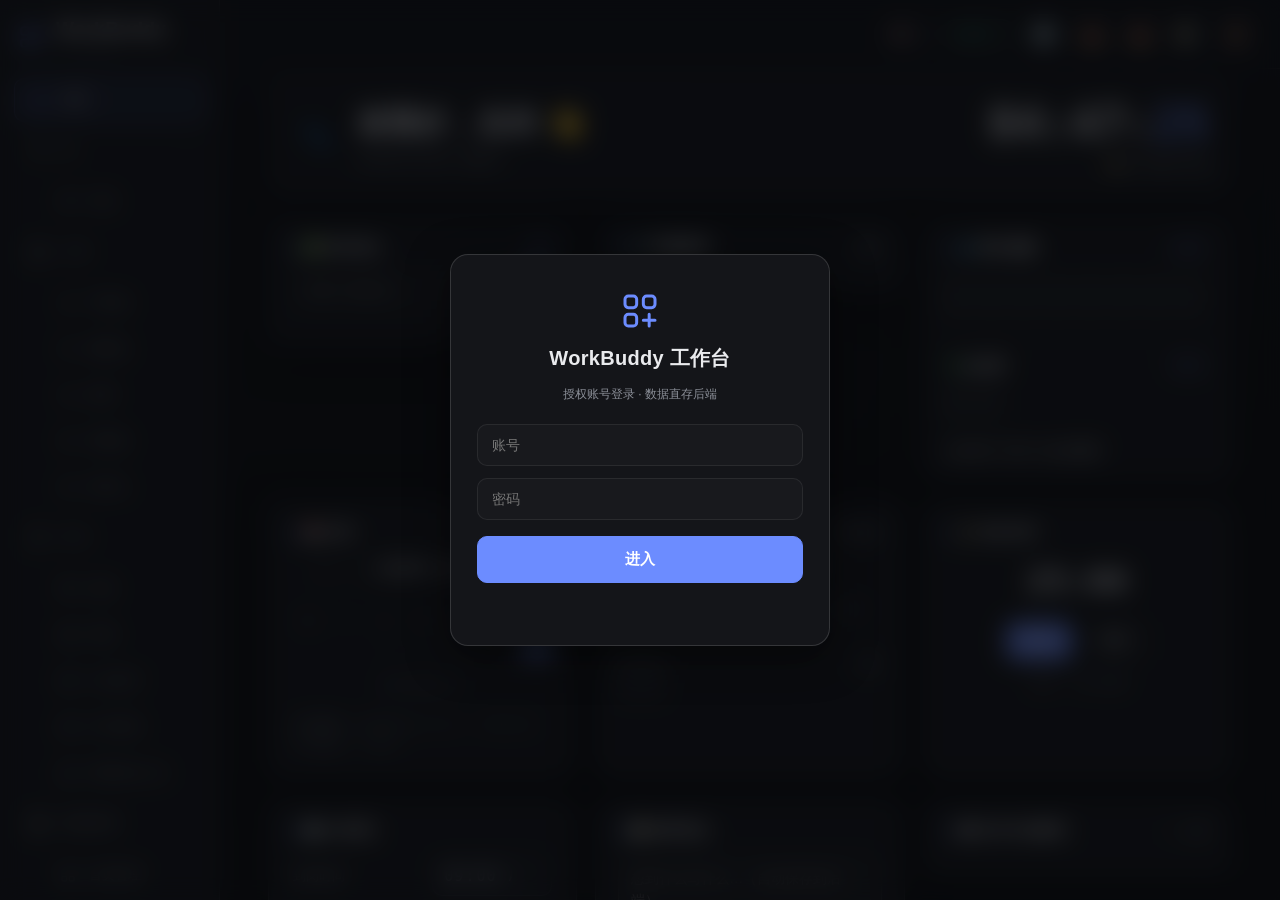
<file: index.html>
<!DOCTYPE html>
<html lang="zh-CN" data-theme="dark">
<head>
  <meta charset="UTF-8" />
  <meta name="viewport" content="width=device-width, initial-scale=1.0" />
  <title>WorkBuddy · 个人工作台</title>
  <meta http-equiv="Cache-Control" content="no-cache, no-store, must-revalidate" />
  <meta http-equiv="Pragma" content="no-cache" />
  <meta http-equiv="Expires" content="0" />
  <link rel="stylesheet" href="style.css?v=20261103d" />
</head>
<body>
  <div class="grid-bg" aria-hidden="true"></div>

  <!-- 登录层（固定授权账号） -->
  <div id="setupModal" class="modal-overlay">
    <div class="modal">
      <div class="modal-logo"><svg viewBox="0 0 24 24" fill="none" stroke="currentColor" stroke-width="1.8" stroke-linecap="round" stroke-linejoin="round"><rect x="3" y="3" width="7" height="7" rx="2"/><rect x="14" y="3" width="7" height="7" rx="2"/><rect x="3" y="14" width="7" height="7" rx="2"/><path d="M14 17.5h7M17.5 14v7"/></svg></div>
      <h2>WorkBuddy 工作台</h2>
      <p class="modal-tip">授权账号登录 · 数据直存后端</p>
      <input id="setupAccount" type="text" placeholder="账号" maxlength="40" autocomplete="username" />
      <input id="setupPass" type="password" placeholder="密码" maxlength="60" autocomplete="current-password" />
      <button id="setupEnter" class="modal-btn">进入</button>
      <small id="setupMsg" class="modal-msg"></small>
    </div>
  </div>

  <div class="app">
    <button id="menuFab" class="menu-fab" title="展开菜单" aria-label="展开菜单">☰</button>
    <!-- 侧边栏 -->
    <aside class="sidebar" id="sidebar">
      <div class="sidebar-top">
        <div class="brand">
          <span class="brand-logo"><svg viewBox="0 0 24 24" fill="none" stroke="currentColor" stroke-width="1.8" stroke-linecap="round" stroke-linejoin="round"><rect x="3" y="3" width="7" height="7" rx="2"/><rect x="14" y="3" width="7" height="7" rx="2"/><rect x="3" y="14" width="7" height="7" rx="2"/><path d="M14 17.5h7M17.5 14v7"/></svg></span>
          <div class="brand-text">
            <strong>WorkBuddy</strong>
            <small>个人工作台</small>
          </div>
        </div>
        <button id="sidebarToggle" class="sidebar-toggle" title="收起 / 展开菜单" aria-label="收起或展开菜单">«</button>
      </div>
      <nav class="nav">
        <button class="nav-item active" data-page="home" data-menu-id="home">
          <span class="nav-ico"><svg viewBox="0 0 24 24" fill="none" stroke="currentColor" stroke-width="1.7" stroke-linecap="round" stroke-linejoin="round"><path d="M3 11.2 12 4l9 7.2"/><path d="M5.5 9.8V19a1 1 0 0 0 1 1H17.5a1 1 0 0 0 1-1V9.8"/></svg></span><span class="nav-label">首页</span>
        </button>
        <button class="nav-item nav-parent open" data-toggle="ai" data-menu-id="ai">
          <span class="nav-ico"><svg viewBox="0 0 24 24" fill="none" stroke="currentColor" stroke-width="1.7" stroke-linecap="round" stroke-linejoin="round"><path d="M12 3.4c.8 3.6 2 4.8 5.6 5.6-3.6.8-4.8 2-5.6 5.6-.8-3.6-2-4.8-5.6-5.6 3.6-.8 4.8-2 5.6-5.6z"/><path d="M18.5 14.2c.3 1.5.9 2.1 2.4 2.4-1.5.3-2.1.9-2.4 2.4-.3-1.5-.9-2.1-2.4-2.4 1.5-.3 2.1-.9 2.4-2.4z"/></svg></span><span class="nav-label">AI</span>
          <span class="nav-caret">▾</span>
        </button>
        <div class="nav-sub open" id="subai">
          <button class="nav-item nav-child" data-page="doujie" data-menu-id="ai-doujie">
            <span class="nav-ico"><svg viewBox="0 0 24 24" fill="none" stroke="currentColor" stroke-width="1.7" stroke-linecap="round" stroke-linejoin="round"><path d="M4 5.5h16a1 1 0 0 1 1 1V15a1 1 0 0 1-1 1H10l-5 4v-4H4a1 1 0 0 1-1-1V6.5a1 1 0 0 1 1-1z"/><path d="M8 10h8M8 13h5"/></svg></span><span class="nav-label">豆姐</span>
          </button>
        </div>
        <button class="nav-item nav-parent open" data-toggle="work" data-menu-id="work">
          <span class="nav-ico"><svg viewBox="0 0 24 24" fill="none" stroke="currentColor" stroke-width="1.7" stroke-linecap="round" stroke-linejoin="round"><rect x="3" y="7" width="18" height="13" rx="2"/><path d="M9 7V5a2 2 0 0 1 2-2h2a2 2 0 0 1 2 2v2"/><path d="M3 13h18"/></svg></span><span class="nav-label">工作</span>
          <span class="nav-caret">▾</span>
        </button>
        <div class="nav-sub open" id="subwork">
          <button class="nav-item nav-child" data-page="mobile" data-menu-id="work-mobile">
            <span class="nav-ico"><svg viewBox="0 0 24 24" fill="none" stroke="currentColor" stroke-width="1.7" stroke-linecap="round" stroke-linejoin="round"><rect x="7" y="2" width="10" height="20" rx="2.5"/><path d="M11 18h2"/></svg></span><span class="nav-label">手机端</span>
          </button>
          <button class="nav-item nav-child" data-page="coffee" data-menu-id="work-coffee">
            <span class="nav-ico"><svg viewBox="0 0 24 24" fill="none" stroke="currentColor" stroke-width="1.7" stroke-linecap="round" stroke-linejoin="round"><path d="M4 9h13v4a5 5 0 0 1-5 5H9a5 5 0 0 1-5-5z"/><path d="M17 10h2a2.5 2.5 0 0 1 0 5h-2"/><path d="M8 3c0 1-1 1.4-1 2.4M12 3c0 1-1 1.4-1 2.4"/></svg></span><span class="nav-label">咖啡机</span>
          </button>
          <button class="nav-item nav-child" data-page="miaoda" data-menu-id="work-miaoda">
            <span class="nav-ico"><svg viewBox="0 0 24 24" fill="none" stroke="currentColor" stroke-width="1.7" stroke-linecap="round" stroke-linejoin="round"><path d="M4 7h16M4 12h16M4 17h10"/><circle cx="18.5" cy="17" r="2.2"/></svg></span><span class="nav-label">妙搭</span>
          </button>
          <button class="nav-item nav-child" data-page="sticky" data-menu-id="work-sticky">
            <span class="nav-ico"><svg viewBox="0 0 24 24" fill="none" stroke="currentColor" stroke-width="1.7" stroke-linecap="round" stroke-linejoin="round"><path d="M5 4h14v10l-5 5H5z"/><path d="M14 19v-5h5"/></svg></span><span class="nav-label">便利贴</span>
          </button>
          <button class="nav-item nav-child" data-page="collab" data-menu-id="work-collab">
            <span class="nav-ico"><svg viewBox="0 0 24 24" fill="none" stroke="currentColor" stroke-width="1.7" stroke-linecap="round" stroke-linejoin="round"><circle cx="9" cy="8" r="3.2"/><path d="M3.5 20a5.5 5.5 0 0 1 11 0"/><circle cx="17" cy="9" r="2.6"/><path d="M15 20a4.5 4.5 0 0 1 6-4.2"/></svg></span><span class="nav-label">协作台</span>
          </button>
        </div>
        <button class="nav-item nav-parent open" data-toggle="study" data-menu-id="study">
          <span class="nav-ico"><svg viewBox="0 0 24 24" fill="none" stroke="currentColor" stroke-width="1.7" stroke-linecap="round" stroke-linejoin="round"><path d="M4 5a2 2 0 0 1 2-2h12v15H6a2 2 0 0 0-2 2z"/><path d="M18 3v15"/></svg></span><span class="nav-label">学习</span>
          <span class="nav-caret">▾</span>
        </button>
        <div class="nav-sub open" id="substudy">
          <button class="nav-item nav-child" data-page="english" data-menu-id="study-english">
            <span class="nav-ico"><svg viewBox="0 0 24 24" fill="none" stroke="currentColor" stroke-width="1.7" stroke-linecap="round" stroke-linejoin="round"><path d="M3 5.5A2 2 0 0 1 5 3.5h6a2 2 0 0 1 2 2v13a2 2 0 0 0-2-2H5a2 2 0 0 0-2 2z"/><path d="M21 5.5A2 2 0 0 0 19 3.5h-6a2 2 0 0 0-2 2v13a2 2 0 0 1 2-2h6a2 2 0 0 1 2 2z"/></svg></span><span class="nav-label">英语</span>
          </button>
          <button class="nav-item nav-child" data-page="crossborder" data-menu-id="study-crossborder">
            <span class="nav-ico"><svg viewBox="0 0 24 24" fill="none" stroke="currentColor" stroke-width="1.7" stroke-linecap="round" stroke-linejoin="round"><circle cx="12" cy="12" r="9"/><path d="M3 12h18"/><path d="M12 3a15 15 0 0 1 0 18 15 15 0 0 1 0-18z"/></svg></span><span class="nav-label">跨境</span>
          </button>
          <button class="nav-item nav-child" data-page="vcc" data-menu-id="study-vcc">
            <span class="nav-ico"><svg viewBox="0 0 24 24" fill="none" stroke="currentColor" stroke-width="1.7" stroke-linecap="round" stroke-linejoin="round"><rect x="2" y="5" width="20" height="14" rx="2.5"/><path d="M2 10h20"/><path d="M6 15h4"/></svg></span><span class="nav-label">VCC账户</span>
          </button>
          <button class="nav-item nav-child" data-page="acquiring" data-menu-id="study-acquiring">
            <span class="nav-ico"><svg viewBox="0 0 24 24" fill="none" stroke="currentColor" stroke-width="1.7" stroke-linecap="round" stroke-linejoin="round"><rect x="2" y="6" width="20" height="12" rx="2.5"/><path d="M2 10h20"/><circle cx="16" cy="14" r="2.2"/></svg></span>            <span class="nav-label">外卡收单</span>
          </button>
          <button class="nav-item nav-child" data-page="lifeguide" data-menu-id="study-lifeguide">
            <span class="nav-ico"><svg viewBox="0 0 24 24" fill="none" stroke="currentColor" stroke-width="1.7" stroke-linecap="round" stroke-linejoin="round"><path d="M4 19.5A2.5 2.5 0 0 1 6.5 17H20"/><path d="M6.5 2H20v20H6.5A2.5 2.5 0 0 1 4 19.5v-15A2.5 2.5 0 0 1 6.5 2z"/></svg></span><span class="nav-label">高性价比人生</span>
          </button>
        </div>

        <button class="nav-item nav-parent open" data-toggle="system" data-menu-id="system">
          <span class="nav-ico"><svg viewBox="0 0 24 24" fill="none" stroke="currentColor" stroke-width="1.7" stroke-linecap="round" stroke-linejoin="round"><circle cx="12" cy="12" r="3"/><path d="M19.4 15a1.65 1.65 0 0 0 .33 1.82l.06.06a2 2 0 1 1-2.83 2.83l-.06-.06a1.65 1.65 0 0 0-1.82-.33 1.65 1.65 0 0 0-1 1.51V21a2 2 0 0 1-4 0v-.09A1.65 1.65 0 0 0 9 19.4a1.65 1.65 0 0 0-1.82.33l-.06.06a2 2 0 1 1-2.83-2.83l.06-.06a1.65 1.65 0 0 0 .33-1.82 1.65 1.65 0 0 0-1.51-1H3a2 2 0 0 1 0-4h.09A1.65 1.65 0 0 0 4.6 9a1.65 1.65 0 0 0-.33-1.82l-.06-.06a2 2 0 1 1 2.83-2.83l.06.06a1.65 1.65 0 0 0 1.82.33H9a1.65 1.65 0 0 0 1-1.51V3a2 2 0 0 1 4 0v.09a1.65 1.65 0 0 0 1 1.51 1.65 1.65 0 0 0 1.82-.33l.06-.06a2 2 0 1 1 2.83 2.83l-.06.06a1.65 1.65 0 0 0-.33 1.82V9a1.65 1.65 0 0 0 1.51 1H21a2 2 0 0 1 0 4h-.09a1.65 1.65 0 0 0-1.51 1z"/></svg></span><span class="nav-label">系统管理</span>
          <span class="nav-caret">▾</span>
        </button>
        <div class="nav-sub open" id="subsystem">
          <button class="nav-item nav-child" data-page="homeManage" data-menu-id="system-homemanage">
            <span class="nav-ico"><svg viewBox="0 0 24 24" fill="none" stroke="currentColor" stroke-width="1.7" stroke-linecap="round" stroke-linejoin="round"><rect x="3" y="3" width="7" height="7" rx="1.5"/><rect x="14" y="3" width="7" height="7" rx="1.5"/><rect x="3" y="14" width="7" height="7" rx="1.5"/><rect x="14" y="14" width="7" height="7" rx="1.5"/></svg></span><span class="nav-label">首页管理</span>
          </button>
          <button class="nav-item nav-child" data-page="operators" data-menu-id="system-operators" style="display:none">
            <span class="nav-ico"><svg viewBox="0 0 24 24" fill="none" stroke="currentColor" stroke-width="1.7" stroke-linecap="round" stroke-linejoin="round"><path d="M20 21v-2a4 4 0 0 0-4-4H8a4 4 0 0 0-4 4v2"/><circle cx="12" cy="7" r="4"/></svg></span><span class="nav-label">操作员管理</span>
          </button>
          <button class="nav-item nav-child" data-page="modulePerm" data-menu-id="system-moduleperm" style="display:none">
            <span class="nav-ico"><svg viewBox="0 0 24 24" fill="none" stroke="currentColor" stroke-width="1.7" stroke-linecap="round" stroke-linejoin="round"><rect x="3" y="3" width="7" height="7" rx="1.5"/><rect x="14" y="3" width="7" height="7" rx="1.5"/><rect x="3" y="14" width="7" height="7" rx="1.5"/><rect x="14" y="14" width="7" height="7" rx="1.5"/></svg></span><span class="nav-label">模块权限</span>
          </button>
        </div>
      </nav>
    </aside>

    <!-- 主区域 -->
    <div class="main-area">
      <header class="topbar">
        <div class="topbar-actions">
          <span id="memPill" class="mem-pill" title="已加载的内嵌页面数量 · 点击可释放后台页面">🧠 0</span>
          <span id="syncStatus" class="sync-pill">未连接</span>
          <button id="syncNow" class="icon-btn" title="刷新后端数据">🔄</button>
          <button id="exportData" class="icon-btn" title="导出数据">📤</button>
          <button id="pnLogoutBtn" class="icon-btn pn-logout-btn" type="button" style="display:none" title="退出支付新闻（退出后顶部 📤 导出按钮会回来，点它可重新登录）">🔓</button>
          <button id="importData" class="icon-btn" title="导入数据（从 JSON 恢复）">📥</button>
          <button id="themeToggle" class="icon-btn" title="切换主题">🌗</button>
          <button id="exitSpace" class="icon-btn" title="退出登录">🚪</button>
        </div>
      </header>

      <!-- 首页 -->
      <div id="pageHome" class="page">
        <main class="grid">
          <!-- 问候 + 时钟 -->
          <section class="card hero" data-module="hero" style="grid-column: 1 / -1;">
            <div class="hero-left">
              <div class="hero-greet-row">
                <div class="hero-pet empty" id="heroPetBox" title="宠物当前状态"><img id="heroPetImg" alt="宠物状态" /></div>
                <div class="hero-greet-text">
                  <h1 id="greeting">你好 👋</h1>
                  <p id="heroDate" class="hero-date">加载中…</p>
                </div>
              </div>
            </div>
            <div class="hero-right">
              <div id="clock" class="clock">--:--:--</div>
              <div class="weather-wrap">
                <div id="weather" class="weather">🌤️ 天气加载中…</div>
                <div id="weatherPop" class="weather-pop"></div>
              </div>
            </div>
          </section>

          <!-- 待办 -->
          <section class="card" data-module="todo">
            <div class="card-head">
              <h2>✅ 每日待办</h2>
              <span id="todoCount" class="badge">0</span>
            </div>
            <form id="todoForm" class="todo-form">
              <input id="todoInput" type="text" placeholder="添加一项任务…" maxlength="60" />
              <button type="submit" class="add-btn">＋</button>
            </form>
            <ul id="todoList" class="todo-list"></ul>
          </section>

          <!-- 快捷链接 -->
          <section class="card" data-module="links">
            <div class="card-head">
              <h2>🔗 快捷链接</h2>
              <div class="link-actions">
                <button id="addLink" class="text-btn" hidden>＋ 添加</button>
                <button id="editLinks" class="text-btn">编辑</button>
              </div>
            </div>
            <div id="linksGrid" class="links-grid"></div>
          </section>

          <!-- 喝水提醒 -->
          <section class="card water-card" data-module="water">
            <div class="card-head">
              <h2>💧 喝水提醒</h2>
              <span id="waterCount" class="badge">0/8</span>
            </div>
            <div id="waterCups" class="water-cups"></div>

            <!-- 益生菌：一天 2 次，同样每天 0 点自动重置 -->
            <div class="probiotic-block">
              <div class="probiotic-head">
                <span class="probiotic-title">🦠 益生菌</span>
                <span id="probioticCount" class="badge">0/2</span>
              </div>
              <div id="probioticPills" class="probiotic-pills"></div>
            </div>

            <p class="water-tip">点击记录 · 每天 0 点自动重置</p>
          </section>

          <!-- 日历 -->
          <section class="card cal-card" data-module="calendar">
            <div class="card-head"><h2>📅 日历</h2></div>
            <div class="cal-toolbar">
              <button id="calPrevYear" class="cal-nav" title="上一年">«</button>
              <button id="calPrev" class="cal-nav" title="上一月">‹</button>
              <div id="calHead" class="cal-head"></div>
              <button id="calNext" class="cal-nav" title="下一月">›</button>
              <button id="calNextYear" class="cal-nav" title="下一年">»</button>
            </div>
            <div id="calGrid" class="cal-grid"></div>
            <div class="cal-legend"><span class="cal-dot"></span>有记录的日子</div>
            <div id="drMonthOverview" class="dr-month-overview"></div>
          </section>

          <!-- 每日运势 -->
          <section class="card quote" data-module="fortune">
            <div class="card-head"><h2>🔮 每日运势</h2><button id="fortuneBtn" class="text-btn">手动推算</button></div>
            <blockquote id="quoteText">正在为你推算今日运势…</blockquote>
            <cite id="quoteAuthor">— 八字：癸酉 乙卯 丙申 丙申 · DeepSeek</cite>
            <div class="fortune-history">
              <div class="fh-head"><span>历史记录</span><button id="fortuneClear" class="text-btn">清空</button></div>
              <div id="fortuneList" class="fh-list"></div>
            </div>
          </section>

          <!-- 专注计时 -->
          <section class="card focus-card" data-module="focus">
            <div class="card-head"><h2>⏳ 专注计时</h2></div>
            <div id="timerDisplay" class="timer">25:00</div>
            <div class="timer-controls">
              <button id="timerStart" class="btn btn-primary">开始</button>
              <button id="timerReset" class="btn">重置</button>
            </div>
            <p id="timerMode" class="timer-mode">工作 · 25 分钟</p>
          </section>

          <!-- GH时间 -->
          <section class="card gh-card" data-module="gh">
            <div class="card-head"><h2>🕔 GH时间</h2></div>
            <div class="gh-body">
              <label class="gh-field">
                <span class="gh-label">到岗时间</span>
                <input type="time" id="ghArrival" class="gh-input" value="09:00" />
              </label>
              <div class="gh-result">
                <span class="gh-result-label">今日 GH</span>
                <span id="ghOff" class="gh-off">17:30</span>
              </div>
              <p id="ghNote" class="gh-note"></p>
              <p id="ghCountdown" class="gh-countdown"></p>
            </div>
          </section>

          <!-- 笔记 / 新闻 合并切换卡片 -->
          <section class="card note-card" data-module="notes">
            <div class="card-head" id="noteHead">
              <h2 id="noteTitle" class="note-title">📝 随手笔记</h2>
              <div class="link-actions note-actions">
                <button id="pnRecordBtn" class="text-btn" type="button" style="display:none">📝 记录</button>
              </div>
            </div>
            <div id="notePanel" class="panel">
              <textarea id="notes" class="notes" placeholder="想到什么写什么…（自动保存到后端）"></textarea>
              <div class="notes-history">
                <div class="fh-head" id="notesHistoryToggle" role="button" tabindex="0" title="展开 / 收起历史存档">
                  <span class="nh-title"><span class="nh-caret">▸</span>历史存档 · 每次修改自动留痕</span>
                  <button id="notesHistoryClear" class="text-btn" type="button">清空</button>
                </div>
                <div id="notesHistoryList" class="fh-list" hidden></div>
              </div>
            </div>
          </section>

          <!-- 新闻（原生嵌入 paynews 应用，非 iframe） -->
          <section class="card news-card" data-module="news">
            <div class="card-head">
              <h2 id="pnNewsTitle" title="登录支付新闻后，双击此处查看全部消息">📰 支付行业新闻</h2>
              <div class="link-actions news-actions">
                <button id="pnFsEnter" class="text-btn" type="button">⛶ 全屏</button>
                <button id="pnFsExit" class="text-btn" type="button" style="display:none">✕ 退出全屏</button>
              </div>
            </div>
            <div id="paynewsHost"></div>
          </section>

          <!-- 无限刷新（跨用户共享留言流：最多 10 条滚动覆盖，每日 00:00 清空） -->
          <section class="card infinite-card" data-module="infinite">
            <div class="card-head">
              <h2>🔄 无限刷新</h2>
              <div class="link-actions infinite-actions">
                <span class="infinite-count" id="infiniteCount" title="今日条数" hidden>—</span>
                <button id="infiniteAddBtn" class="text-btn" type="button" aria-expanded="false" hidden>＋ 发布</button>
                <button id="infiniteModeBtn" class="text-btn" type="button" title="切换模板 / 留言流">无限</button>
              </div>
            </div>

            <!-- A 面：空白模板（默认，完全空白，不加载任何数据） -->
            <div class="infinite-face-a" id="infiniteFaceA"></div>

            <!-- B 面：跨用户留言流 + 模块内发布面板 -->
            <div class="infinite-face-b" id="infiniteFaceB" hidden>
              <div class="infinite-list" id="infiniteList">
                <div class="infinite-empty">加载中…</div>
              </div>

              <!-- 模块内发布面板（与首页新闻输入区同款：左输入 + 右侧图标按钮） -->
              <div class="infinite-panel" id="infinitePanel" hidden>
              <div class="input-row">
                <div class="input-col">
                  <textarea id="infiniteText" placeholder="写点什么..." maxlength="200" rows="2"></textarea>
                  <button class="send-btn" id="infiniteSubmit" type="button">发布</button>
                </div>
                <div class="input-side-btns">
                  <label class="img-upload-btn" title="上传图片">
                    <svg width="18" height="18" viewBox="0 0 24 24" fill="none" stroke="currentColor" stroke-width="1.8" stroke-linecap="round" stroke-linejoin="round"><rect x="3" y="3" width="18" height="18" rx="2"/><circle cx="8.5" cy="8.5" r="1.5"/><path d="M21 15l-5-5L5 21"/></svg>
                    <input type="file" id="infiniteImage" accept="image/*" hidden>
                  </label>
                  <label class="img-upload-btn" title="上传视频/音频">
                    <svg width="18" height="18" viewBox="0 0 24 24" fill="none" stroke="currentColor" stroke-width="1.8" stroke-linecap="round" stroke-linejoin="round"><rect x="2" y="6" width="14" height="12" rx="2"/><path d="M22 8l-6 4 6 4V8z"/></svg>
                    <input type="file" id="infiniteVideo" accept="video/*,audio/*,.m4a,.mp3,.wav,.aac,.ogg" hidden>
                  </label>
                  <button class="voice-btn" id="infiniteVoiceBtn" type="button" title="录制语音">
                    <svg width="18" height="18" viewBox="0 0 24 24" fill="none" stroke="currentColor" stroke-width="1.8" stroke-linecap="round" stroke-linejoin="round"><rect x="9" y="1" width="6" height="12" rx="3"/><path d="M19 10v2a7 7 0 01-14 0v-2"/><line x1="12" y1="19" x2="12" y2="23"/><line x1="8" y1="23" x2="16" y2="23"/></svg>
                  </button>
                </div>
              </div>
              <div class="recording-bar" id="infiniteVoiceBar">
                <span class="rec-dot"></span>
                <span id="infiniteRecTimer">0:00</span>
                <span class="rec-stop" id="infiniteRecStop">
                  <svg width="12" height="12" viewBox="0 0 24 24" fill="currentColor" style="vertical-align:-1px"><rect x="4" y="4" width="16" height="16" rx="2"/></svg> 停止
                </span>
              </div>
              <div class="infinite-preview" id="infinitePreview"></div>
              <p class="infinite-tip">所有登录用户可见 · 最多 10 条 · 每日 00:00 清空</p>
              </div>
            </div>
          </section>

          <!-- 宠物（共享模块：所有登录用户可操作、可见，数据全局共享） -->
          <section class="card pet-card" data-module="pet">
            <div class="card-head">
              <h2>🐾 宠物</h2>
              <div class="link-actions pet-actions">
                <button id="petRefreshBtn" class="text-btn" type="button" title="手动刷新：拉取最新状态与心情">⟳ 刷新</button>
                <button id="petUploadStatusBtn" class="text-btn" type="button">＋ 状态图</button>
                <button id="petUploadMoodBtn" class="text-btn" type="button">＋ 心情图</button>
              </div>
            </div>
            <div class="pet-figure">
              <div class="pet-stage">
                <img id="petStatusImg" class="pet-status-img" alt="宠物状态" />
              </div>
              <img id="petMoodImg" class="pet-mood-img" alt="宠物心情" />
            </div>
            <div class="pet-meta">
              <div id="petStatusMeta" class="pet-time">状态：—</div>
              <div id="petMoodMeta" class="pet-time pet-mood-time">心情：—</div>
            </div>
            <div class="pet-controls">
              <div class="pet-row">
                <label class="pet-select"><span>状态</span>
                  <select id="petStatusSelect"><option value="">（未选择）</option></select>
                </label>
                <button id="petDelStatusBtn" class="text-btn" type="button" title="删除当前状态图">🗑</button>
                <button id="petRenameStatusBtn" class="text-btn" type="button" title="重命名当前状态">✎</button>
              </div>
              <div class="pet-row">
                <label class="pet-select"><span>心情</span>
                  <select id="petMoodSelect"><option value="">（未选择）</option></select>
                </label>
                <button id="petDelMoodBtn" class="text-btn" type="button" title="删除当前心情图">🗑</button>
                <button id="petRenameMoodBtn" class="text-btn" type="button" title="重命名当前心情">✎</button>
              </div>
            </div>
            <div class="pet-history">
              <div class="pet-history-title">最近变化</div>
              <ul id="petHistoryList" class="pet-history-list"><li class="pet-history-empty">暂无变化记录</li></ul>
            </div>
            <input id="petStatusFile" type="file" accept="image/*" multiple hidden />
            <input id="petMoodFile" type="file" accept="image/*" multiple hidden />
          </section>
        </main>
        <footer class="footer">WorkBuddy 个人工作台 · 数据直读直写后端 · 🔒 仅授权账号可登录</footer>
      </div>

      <!-- 英语（内嵌 aiforce 英语学习） -->
      <div id="pageEnglish" class="page hidden">
        <div class="page-bar">
          <div class="page-bar-left">
            <span class="page-bar-title">📘 英语学习</span>
            <span class="page-bar-hint">内嵌若显示登录页，点右侧按钮在新窗口打开</span>
          </div>
          <a class="open-new" href="https://bailiangroup.aiforce.cloud/app/app_4kcn71dc6njz0" target="_blank" rel="noopener">新窗口打开 ↗</a>
        </div>
        <iframe class="page-iframe" data-src="https://bailiangroup.aiforce.cloud/app/app_4kcn71dc6njz0" title="英语学习" loading="lazy"></iframe>
      </div>

      <!-- 跨境支付学习（本地 H5 · 目录导航 + 上下翻页） -->
      <div id="pageCrossborder" class="page hidden">
        <div class="page-bar">
          <div class="page-bar-left">
            <span class="page-bar-title">🌐 跨境支付学习</span>
            <span class="page-bar-hint">目录导航 + 上下翻页 · 手机端随时查阅</span>
          </div>
          <a class="open-new" href="crossborder-h5.html" target="_blank" rel="noopener">新窗口打开 ↗</a>
        </div>
        <iframe class="page-iframe" data-src="crossborder-h5.html" title="跨境支付学习" loading="lazy"></iframe>
      </div>

      <!-- VCC 账户学习（本地 H5 · 目录导航 + 上下翻页） -->
      <div id="pageVcc" class="page hidden">
        <div class="page-bar">
          <div class="page-bar-left">
            <span class="page-bar-title">💳 VCC 账户学习</span>
            <span class="page-bar-hint">目录导航 + 上下翻页 · 手机端随时查阅</span>
          </div>
          <a class="open-new" href="vcc-h5.html" target="_blank" rel="noopener">新窗口打开 ↗</a>
        </div>
        <iframe class="page-iframe" data-src="vcc-h5.html" title="VCC 账户学习" loading="lazy"></iframe>
      </div>

      <!-- 外卡收单学习（本地 H5 · 目录导航 + 上下翻页） -->
      <div id="pageAcquiring" class="page hidden">
        <div class="page-bar">
          <div class="page-bar-left">
            <span class="page-bar-title">💳 外卡收单学习</span>
            <span class="page-bar-hint">目录导航 + 上下翻页 · 手机端随时查阅</span>
          </div>
          <a class="open-new" href="acquiring-h5.html" target="_blank" rel="noopener">新窗口打开 ↗</a>
        </div>
        <iframe class="page-iframe" data-src="acquiring-h5.html" title="外卡收单学习" loading="lazy"></iframe>
      </div>

      <!-- 高性价比人生（阅读器 · 懒加载） -->
      <div id="pageLifeguide" class="page hidden"></div>

      <!-- 豆姐（豆包内嵌 · 懒加载 + 离开自动释放） -->
      <div id="pageDoujie" class="page hidden">
        <div class="page-bar">
          <div class="page-bar-left">
            <span class="page-bar-title">💬 豆姐</span>
            <span class="page-bar-hint">进入才加载 · 离开 3 分钟自动释放内存 · 若显示拒绝/白屏点右侧新窗口打开</span>
          </div>
          <a class="open-new" href="https://www.doubao.com/chat/" target="_blank" rel="noopener">新窗口打开 ↗</a>
        </div>
        <iframe class="page-iframe" data-src="https://www.doubao.com/chat/" title="豆姐" loading="lazy"></iframe>
      </div>


      <!-- 妙搭（内嵌 · 懒加载 + 离开自动释放） -->
      <div id="pageMiaoda" class="page hidden">
        <div class="page-bar">
          <div class="page-bar-left">
            <span class="page-bar-title">🧩 妙搭</span>
            <span class="page-bar-hint">进入才加载 · 离开 3 分钟自动释放内存 · 若显示拒绝/白屏点右侧新窗口打开</span>
          </div>
          <a class="open-new" href="https://miaoda.feishu.cn/home?open-from=aily" target="_blank" rel="noopener">新窗口打开 ↗</a>
        </div>
        <iframe class="page-iframe" data-src="https://miaoda.feishu.cn/home?open-from=aily" title="妙搭" loading="lazy"></iframe>
      </div>

      <!-- 手机端（两个 H5 页面并排展示） -->
      <div id="pageMobile" class="page hidden">
        <div class="page-bar">
          <div class="page-bar-left">
            <span class="page-bar-title">📱 手机端</span>
            <span class="page-bar-hint">移动端视图 · 两个页面并排 · 内嵌若异常，点各自按钮新窗口打开</span>
          </div>
        </div>
        <div class="mobile-stage mobile-dual">
          <div class="mobile-col">
            <div class="mobile-col-bar">
              <span class="mobile-col-title">手机端产品</span>
              <a class="open-new" href="https://mh5.bl.com/bl-collection-code/pages/login/login" target="_blank" rel="noopener">新窗口打开 ↗</a>
            </div>
            <div class="mobile-frame">
              <iframe data-src="https://mh5.bl.com/bl-collection-code/pages/login/login" title="手机端产品" loading="lazy"></iframe>
            </div>
          </div>
          <div class="mobile-col">
            <div class="mobile-col-bar">
              <span class="mobile-col-title">手机端页面</span>
              <a class="open-new" href="https://mh5.bl.com/h5/home?cm_mmc=YXTF-_-3x5zsbl-_-MD1665238912672-_-3000,-1&method=YXTF&adverChannel=3x5zsbl&batch_id=MD1665238912672&buid=3000" target="_blank" rel="noopener">新窗口打开 ↗</a>
            </div>
            <div class="mobile-frame">
              <iframe data-src="https://mh5.bl.com/h5/home?cm_mmc=YXTF-_-3x5zsbl-_-MD1665238912672-_-3000,-1&method=YXTF&adverChannel=3x5zsbl&batch_id=MD1665238912672&buid=3000" title="手机端页面" loading="lazy"></iframe>
            </div>
          </div>
        </div>
      </div>

      <!-- 咖啡机（移动端 H5 内嵌 · 手机视图） -->
      <div id="pageCoffee" class="page hidden">
        <div class="page-bar">
          <div class="page-bar-left">
            <span class="page-bar-title">☕ 咖啡机</span>
            <span class="page-bar-hint">移动端视图 · 内嵌若异常，点右侧按钮新窗口打开</span>
          </div>
          <a class="open-new" href="https://mh5.bl.com/bl-front-end/subpack/coffee/home" target="_blank" rel="noopener">新窗口打开 ↗</a>
        </div>
        <div class="mobile-stage">
          <div class="mobile-col">
            <div class="mobile-col-bar">
              <span class="mobile-col-title">咖啡机</span>
              <a class="open-new" href="https://mh5.bl.com/bl-front-end/subpack/coffee/home" target="_blank" rel="noopener">新窗口打开 ↗</a>
            </div>
          <div class="mobile-frame">
            <iframe data-src="https://mh5.bl.com/bl-front-end/subpack/coffee/home" title="咖啡机" loading="lazy"></iframe>
          </div>
        </div>
      </div>
      </div>

      <!-- 便利贴（可拖动 / 增删改 / 多端同步） -->
      <div id="pageSticky" class="page hidden">
        <div class="page-bar">
          <div class="page-bar-left">
            <span class="page-bar-title">📝 便利贴</span>
            <span class="page-bar-hint">按住 ⠿ 手柄或便利贴空白处即可拖动换位</span>
          </div>
          <div class="page-bar-right">
            <button id="addSticky" class="open-new" type="button">+ 新增便利贴</button>
            <span id="stickyStatus" class="sync-pill"></span>
          </div>
        </div>
        <div id="stickyBoard" class="sticky-board"></div>
      </div>

      <!-- 协作台（团队任务卡片看板 + 团队对话 · 实时同步） -->
      <div id="pageCollab" class="page hidden">
        <div class="page-bar">
          <div class="page-bar-left">
            <span class="page-bar-title">🤝 协作台</span>
            <span class="page-bar-hint">团队任务与对话 · 实时同步</span>
          </div>
          <div class="page-bar-right">
            <span id="collabIdentity" class="sync-pill"></span>
            <button id="collabSwitchId" class="open-new" type="button">切换身份</button>
            <button id="collabClearChat" class="open-new" type="button">切换服务</button>
          </div>
        </div>
        <div class="collab-wrap" id="collabWrap">
          <!-- 移动端标签栏（≤640 显示）：任务 / 对话 切换 -->
          <div class="collab-tabs" id="collabTabs">
            <button class="collab-tab active" data-tab="board" type="button">📋 任务</button>
            <button class="collab-tab" data-tab="chat" type="button">💬 对话</button>
          </div>
          <section class="collab-board" data-pane="board">
            <div class="collab-col" data-status="todo">
              <h3>待办 <button class="collab-add" data-status="todo" type="button" title="添加任务">+</button></h3>
              <div class="collab-cards" id="colCardsTodo"></div>
            </div>
            <div class="collab-col" data-status="doing">
              <h3>进行中 <button class="collab-add" data-status="doing" type="button" title="添加任务">+</button></h3>
              <div class="collab-cards" id="colCardsDoing"></div>
            </div>
            <div class="collab-col" data-status="done">
              <h3>完成 <button class="collab-add" data-status="done" type="button" title="添加任务">+</button></h3>
              <div class="collab-cards" id="colCardsDone"></div>
            </div>
          </section>
          <section class="collab-chat" data-pane="chat">
            <div class="collab-msgs" id="collabMsgs"></div>
            <div class="collab-input">
              <textarea id="collabInput" class="pn-record-text" placeholder="说点什么…（Enter 发送 / Shift+Enter 换行；输入 @DP智能体 可呼叫 AI 助手；Ctrl+V 可粘贴图片）"></textarea>
              <button id="collabSend" class="pn-record-send" type="button">发送</button>
            </div>
            <div id="collabAttachPrev" class="collab-attach-prev" style="display:none"></div>
            <div id="collabDpStatus" class="collab-dp-status" style="display:none"></div>
            <p class="collab-hint">💡 在消息里 <b>@DP智能体</b>（或 <b>@DP</b>）提问，DP 会调用 DeepSeek 在同频道回复，并参考最近聊天上下文。</p>
          </section>
        </div>
        <!-- 协作台单条消息操作菜单：点击消息弹出（复制/删除） -->
        <div id="collabMsgMenu" class="collab-msg-menu" hidden>
          <button class="collab-msg-menu-btn" data-act="copy" type="button">📋 复制</button>
          <button class="collab-msg-menu-btn" data-act="delete" type="button">🗑 删除</button>
        </div>
        <!-- 协作台密码锁：未解锁时覆盖整个协作台内容（前端遮挡级） -->
        <div id="collabLock" class="collab-lock" hidden>
          <div class="collab-lock-box">
            <div class="collab-lock-title">🔒 协作台已上锁</div>
            <p class="collab-lock-tip">请输入访问密码后进入</p>
            <div class="collab-lock-row">
              <input id="collabLockInput" class="collab-lock-input" type="text" placeholder="访问密码" maxlength="24" autocomplete="off" name="collab_access_code" spellcheck="false" />
              <button id="collabLockBtn" class="pn-record-send" type="button">进入</button>
            </div>
            <small id="collabLockMsg" class="collab-lock-msg"></small>
          </div>
        </div>
        <!-- 协作台内联弹窗：替代 window.prompt / window.confirm（移动端原生弹窗不可用） -->
        <div id="collabModal" class="modal-overlay collab-modal-overlay" hidden>
          <div class="modal collab-modal">
            <h2 id="collabModalTitle">提示</h2>
            <p class="modal-tip" id="collabModalMsg"></p>
            <textarea id="collabModalInput" class="collab-modal-input" rows="3" placeholder="请输入…"></textarea>
            <div class="collab-modal-btns">
              <button id="collabModalCancel" class="open-new" type="button">取消</button>
              <button id="collabModalOk" class="modal-btn collab-modal-ok" type="button">确定</button>
            </div>
          </div>
        </div>
      </div>

      <!-- 首页管理（模块显隐 + 拖拽排序） -->
      <div id="pageHomeManage" class="page hidden">
        <div class="page-bar">
          <div class="page-bar-left">
            <span class="page-bar-title">⚙️ 首页管理</span>
            <span class="page-bar-hint">拖拽调整顺序 · 开关控制显隐 · 保存后首页立即生效</span>
          </div>
          <div class="page-bar-right">
            <button id="hmReset" class="open-new hm-reset" type="button">恢复默认</button>
            <button id="hmSave" class="open-new btn-primary" type="button">保存</button>
          </div>
        </div>
        <div class="hm-wrap">
          <ul id="moduleList" class="module-list"></ul>
          <p class="hm-tip">提示：关闭的模块在首页隐藏，但其数据不会丢失，重新打开即可恢复。后续新增首页模块会自动出现在此列表中。<br>「共享」开关：开启后，其他成员可在其首页看到你该模块的数据（仅影响展示，不改变你自己的显隐）。</p>
        </div>
      </div>

      <!-- 操作员管理（仅超管可见） -->
      <div id="pageOperators" class="page hidden">
        <div class="page-bar">
          <div class="page-bar-left">
            <span class="page-bar-title">👥 操作员管理</span>
            <span class="page-bar-hint">查看操作员登录状态 · 配置可见菜单 · 超过 5 分钟无活跃上报判离线</span>
          </div>
          <div class="page-bar-right">
            <button id="opRefresh" class="open-new op-refresh" type="button">刷新列表</button>
          </div>
        </div>
        <div class="op-wrap">
          <table class="op-table">
            <thead>
              <tr>
                <th>用户名</th><th>姓名 / 首页称呼</th><th>登录状态</th><th>最后登录时间</th><th>最后登录IP</th><th>操作</th>
              </tr>
            </thead>
            <tbody id="opList"><tr><td colspan="6" class="op-empty">加载中…</td></tr></tbody>
          </table>
          <p class="op-tip">提示：①「姓名」可直接点击修改，它就是该操作员登录后首页问候语「下午好，XXX」里显示的名字，改完失焦即保存、该操作员下次登录生效。②编辑菜单并保存后，该操作员下次请求菜单即生效（无需重新登录）。从未配置过的操作员默认全量可见。</p>
        </div>
      </div>

    </div>
    <!-- 移动端侧边栏抽屉遮罩：点击收起 -->
    <div id="sidebarOverlay" class="sidebar-overlay" aria-hidden="true"></div>
  </div>

  <!-- 每日记录弹窗（事件 + 生活维度 + 当月概览） -->
  <div id="markModal" class="modal-overlay" hidden>
    <div class="modal-card mark-modal dr-modal">
      <div class="mark-modal-head">
        <span id="markDateLabel" class="mark-date"></span>
        <button id="markClose" class="modal-x" aria-label="关闭">×</button>
      </div>

      <div class="dr-section">
        <h4>📌 今日事件</h4>
        <div id="markTags" class="mark-tags"></div>
        <input id="markTagInput" class="mark-tag-input" placeholder="输入事件后回车，如：迟到 / 外出 / 请假" />
      </div>

      <div class="dr-section">
        <h4>🌿 生活记录</h4>
        <div class="dr-grid">
          <label class="dr-chk"><input type="checkbox" id="lfExercise" /> 运动健身</label>
          <div class="dr-exrow">
            <input id="lfExerciseMin" class="dr-min" type="number" min="0" inputmode="numeric" placeholder="分钟" />
            <input id="lfExerciseNote" class="dr-note" placeholder="内容" />
          </div>
          <label class="dr-full">饮食（早 / 中 / 晚）</label>
          <input id="lfDietBreakfast" class="dr-full-input" placeholder="早：燕麦牛奶" />
          <input id="lfDietLunch" class="dr-full-input" placeholder="午：沙拉鸡胸" />
          <input id="lfDietDinner" class="dr-full-input" placeholder="晚：牛肉面" />
          <label class="dr-chk">睡眠</label>
          <div class="dr-sleep">睡 <input id="lfSleepBed" type="time" /> 起 <input id="lfSleepWake" type="time" /> <span id="lfSleepDur" class="dr-dur"></span></div>
          <label class="dr-chk"><input type="checkbox" id="lfStudy" /> 学习</label>
          <input id="lfStudyNote" class="dr-note" placeholder="内容" />
          <label class="dr-full">心情</label>
          <div class="dr-mood">
            <select id="lfMood">
              <option value="">--</option>
              <option>开心</option><option>平静</option><option>充实</option>
              <option>疲惫</option><option>焦虑</option><option>低落</option>
            </select>
            <input id="lfMoodNote" class="dr-note" placeholder="备注" />
          </div>
        </div>
      </div>

      <div class="dr-overview" id="drOverview"></div>

      <div class="mark-modal-foot">
        <button id="markDelete" class="btn-ghost">清空当天</button>
        <button id="markSave" class="btn-primary">保存</button>
      </div>
    </div>
  </div>

  <!-- 数据导入弹窗 -->
  <div id="importModal" class="modal-overlay" hidden>
    <div class="modal-card import-modal">
      <div class="mark-modal-head">
        <span class="mark-date">📥 导入数据</span>
        <button id="importClose" class="modal-x" aria-label="关闭">×</button>
      </div>
      <p class="import-tip">粘贴此前「导出数据」得到的 JSON，或任意工作台导出的备份，点「导入并恢复」即可写入后端。</p>
      <textarea id="importInput" class="mark-input" placeholder="在此粘贴 JSON…"></textarea>
      <div id="importStatus" class="import-status"></div>
      <div class="mark-modal-foot">
        <button id="importCancel" class="btn-ghost">取消</button>
        <button id="importConfirm" class="btn-primary">导入并恢复</button>
      </div>
    </div>
  </div>

      <!-- 模块权限管理（仅超管可见） -->
      <div id="pageModulePerm" class="page hidden">
        <div class="page-bar">
          <div class="page-bar-left">
            <span class="page-bar-title">🔐 模块权限</span>
            <span class="page-bar-hint">按用户分配可用模块 · 默认全开 · 取消勾选即收回</span>
          </div>
          <div class="page-bar-right">
            <button id="mpRefresh" class="open-new op-refresh" type="button">刷新</button>
            <button id="mpSave" class="open-new btn-primary" type="button">保存</button>
          </div>
        </div>
        <div class="mp-wrap">
          <div id="mpTable" class="mp-table"></div>
          <p class="mp-tip">提示：取消勾选即收回该用户对应模块，保存后即时生效。这是前端软权限（非服务端安全边界），适合互信小团队。</p>
        </div>
      </div>

      <!-- 操作员菜单权限配置弹层（树形勾选） -->
  <div id="opMenuModal" class="modal-overlay" hidden>
    <div class="modal-card op-modal">
      <div class="mark-modal-head">
        <span id="opModalTitle" class="mark-date">配置菜单权限</span>
        <button id="opMenuClose" class="modal-x" aria-label="关闭">×</button>
      </div>
      <div id="opTree" class="op-tree"></div>
      <p class="op-tree-tip">父节点支持全选 / 半选 · 保存后立即生效</p>
      <div class="mark-modal-foot">
        <button id="opMenuCancel" class="btn-ghost">取消</button>
        <button id="opMenuSave" class="btn-primary">保存</button>
      </div>
    </div>
  </div>

  <!-- 支付新闻 · 已发布新闻浮层
       双击「支付行业新闻」标题 → 弹出后 5 秒自动关闭；
       连点「随手笔记」标题栏 3 下（3 秒内）→ 弹出后 3 秒自动关闭。 -->
  <div id="pnMsgWall" class="pn-msg-wall" hidden>
    <div class="pn-msg-wall-inner">
      <div class="pn-msg-wall-head"><span>已发布的新闻</span><span id="pnMsgWallHint" class="pn-msg-wall-hint"></span></div>
      <div id="pnMsgWallList" class="pn-msg-wall-list"></div>
    </div>
  </div>

  <!-- 支付新闻 · 独立的「记录」发布弹窗
       与新闻模块彻底解耦：DOM / 样式 / 事件都在工作台主文档里，
       发布时调用 paynews 的 paynewsPublish()（同一套上传/入库/通知/推送逻辑）。 -->
  <div id="pnRecordModal" class="pn-record-mask" hidden>
    <div class="pn-record-card" role="dialog" aria-modal="true">
      <div class="pn-record-head">
        <span class="pn-record-title">📝 发布新闻</span>
        <span id="pnRecordWho" class="pn-record-who"></span>
        <button id="pnRecordClose" class="pn-record-x" type="button" title="关闭">✕</button>
      </div>
      <textarea id="pnRecordText" class="pn-record-text" placeholder="写点什么…（发布后所有操作员可见 · Enter 发送 / Shift+Enter 换行）"></textarea>
      <div id="pnRecordPreview" class="pn-record-preview"></div>
      <div class="pn-record-actions">
        <label class="pn-record-btn" title="选择图片">🖼 图片
          <input id="pnRecordImg" type="file" accept="image/*" hidden />
        </label>
        <label class="pn-record-btn" title="选择视频或音频">🎬 视频
          <input id="pnRecordVid" type="file" accept="video/*,audio/*" hidden />
        </label>
        <button id="pnRecordVoice" class="pn-record-btn" type="button">🎙 录音</button>
        <span class="pn-hold-label">显示</span>
        <select id="pnShowSec" class="pn-hold-sec" title="设置『随手笔记』记录弹窗弹出后的停留（显示）时长：达到该时长自动关闭，可选 3/5/10 秒，默认 3 秒">
          <option value="3">3秒</option>
          <option value="5">5秒</option>
          <option value="10">10秒</option>
        </select>
        <span id="pnRecordTip" class="pn-record-tip"></span>
        <span class="pn-record-spacer"></span>
        <button id="pnRecordSend" class="pn-record-send" type="button">发布新闻</button>
      </div>
    </div>
  </div>

  <!-- 顶部 📤 按钮的「伪装登录入口」：外观像数据导出面板，实为支付新闻登录 -->
  <div id="pnLoginModal" class="pn-login-mask" hidden>
    <div class="pn-login-card" role="dialog" aria-modal="true">
      <div class="pn-login-head">
        <span class="pn-login-title">导出数据</span>
        <button id="pnLoginClose" class="pn-login-x" type="button" title="关闭">✕</button>
      </div>
      <p class="pn-login-desc">导出前请验证账户</p>
      <div class="pn-login-field">
        <label>用户名称</label>
        <input id="pnLoginAccount" type="text" autocomplete="off" placeholder="用户名称" />
      </div>
      <div class="pn-login-field">
        <label>密码</label>
        <input id="pnLoginPassword" type="text" autocomplete="off" autocapitalize="off" autocorrect="off" spellcheck="false" placeholder="密码" data-lpignore="true" data-1p-ignore data-bw-ignore />
      </div>
      <button id="pnLoginSend" class="pn-login-send" type="button">导出</button>
      <p id="pnLoginError" class="pn-login-error"></p>
    </div>
  </div>

  <script src="script.js?v=20261103d"></script>
</body>
</html>
</file>
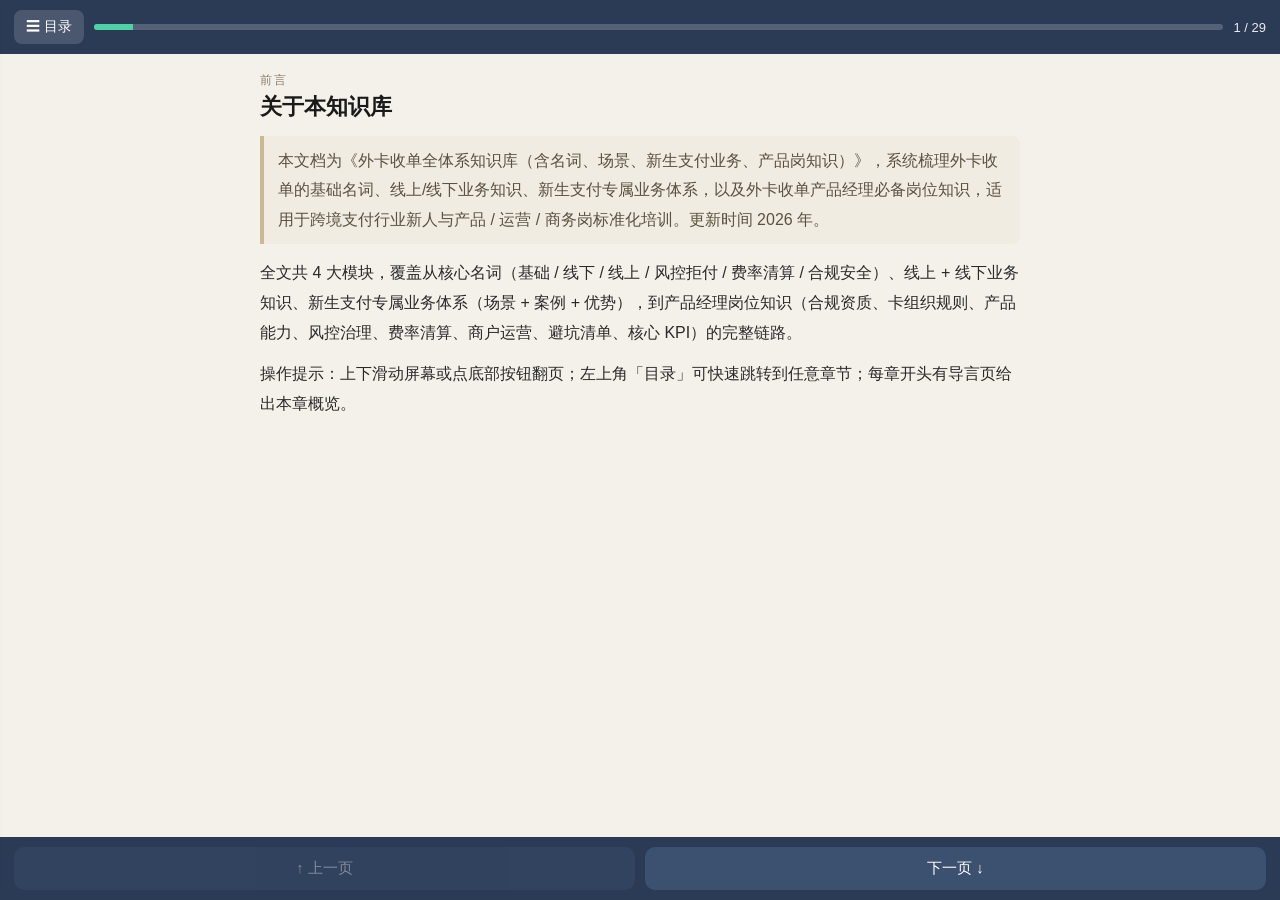
<file: acquiring-h5.html>
<!DOCTYPE html>
<html lang="zh-CN">
<head>
<meta charset="UTF-8">
<meta name="viewport" content="width=device-width, initial-scale=1.0, viewport-fit=cover, maximum-scale=1.0, user-scalable=no">
<title>外卡收单知识库 · 学习</title>
<style>
* { box-sizing: border-box; -webkit-tap-highlight-color: transparent; }
html, body { margin: 0; padding: 0; height: 100%; }
body { font-family: -apple-system, BlinkMacSystemFont, "Segoe UI", "PingFang SC", "Microsoft YaHei", sans-serif; background: #f4f1ea; color: #222; }
.app { display: flex; flex-direction: column; height: 100dvh; height: 100vh; }
.topbar { display: flex; align-items: center; gap: 10px; padding: 10px 14px; background: #2b3a55; color: #fff; flex: 0 0 auto; }
.topbar .icon { background: rgba(255,255,255,.15); color: #fff; border: none; border-radius: 8px; padding: 8px 12px; font-size: 14px; cursor: pointer; }
.progress { flex: 1; height: 6px; background: rgba(255,255,255,.2); border-radius: 4px; overflow: hidden; }
#progBar { height: 100%; width: 0; background: #4fd1a5; transition: width .2s; }
.pos { font-size: 13px; opacity: .9; white-space: nowrap; }
.viewer { flex: 1 1 auto; overflow-y: auto; -webkit-overflow-scrolling: touch; padding: 18px 16px 28px; touch-action: pan-y; }
.page { max-width: 760px; margin: 0 auto; }
.chap { font-size: 12px; letter-spacing: 2px; color: #8a7f6d; text-transform: uppercase; margin-bottom: 4px; }
.sec { font-size: 22px; line-height: 1.3; margin: 0 0 14px; color: #1a1a1a; }
.body { font-size: 16px; line-height: 1.85; color: #2a2a2a; }
.body p { margin: 0 0 12px; }
.body h3 { font-size: 18px; margin: 20px 0 8px; color: #244; }
.body h4 { font-size: 16px; margin: 16px 0 6px; color: #345; }
.body ul, .body ol { margin: 0 0 12px; padding-left: 22px; }
.body li { margin: 4px 0; }
.body strong { color: #b35c00; }
.body code { background: #eee; padding: 1px 5px; border-radius: 4px; font-size: 13px; }
.body pre { background: #1e293b; color: #e2e8f0; padding: 12px; border-radius: 8px; overflow-x: auto; font-size: 13px; }
.body pre code { background: none; padding: 0; color: inherit; }
.body blockquote { margin: 0 0 14px; padding: 10px 14px; background: #f0ece1; border-left: 4px solid #cbb994; color: #5a5142; border-radius: 0 8px 8px 0; }
.tbl-wrap { overflow-x: auto; margin: 0 0 14px; -webkit-overflow-scrolling: touch; }
.body table { border-collapse: collapse; width: 100%; font-size: 13.5px; background: #fff; }
.body th, .body td { border: 1px solid #ddd; padding: 7px 9px; text-align: left; vertical-align: top; }
.body th { background: #eef2f7; color: #334; font-weight: 600; white-space: nowrap; }
.nav { display: flex; align-items: center; gap: 10px; padding: 10px 14px; background: #2b3a55; color: #fff; flex: 0 0 auto; }
.nav button { flex: 1; background: #3c5070; color: #fff; border: none; border-radius: 10px; padding: 12px; font-size: 15px; cursor: pointer; }
.nav button:active { background: #4a618a; }
.nav button:disabled { opacity: .4; }
.toc-mask { position: fixed; inset: 0; background: rgba(0,0,0,.4); opacity: 0; visibility: hidden; transition: .25s; z-index: 20; }
.toc-mask.show { opacity: 1; visibility: visible; }
.toc { position: fixed; top: 0; left: 0; bottom: 0; width: 84%; max-width: 340px; background: #fff; transform: translateX(-105%); transition: .25s; z-index: 21; display: flex; flex-direction: column; box-shadow: 2px 0 16px rgba(0,0,0,.2); }
.toc.show { transform: translateX(0); }
.toc-head { padding: 16px; font-size: 17px; font-weight: 700; border-bottom: 1px solid #eee; color: #2b3a55; }
.toc-list { overflow-y: auto; padding: 8px 0 30px; flex: 1; }
.toc-chap { padding: 12px 16px; font-weight: 600; color: #2b3a55; display: flex; justify-content: space-between; align-items: center; cursor: pointer; }
.toc-chap .caret { transition: .2s; color: #999; }
.toc-chap.open .caret { transform: rotate(90deg); }
.toc-secs { display: none; padding: 0 0 6px; }
.toc-secs.open { display: block; }
.toc-sec { padding: 9px 16px 9px 30px; font-size: 14px; color: #555; cursor: pointer; border-left: 2px solid #eee; margin-left: 16px; }
.toc-sec:active { background: #f3f6fb; }
@media (prefers-color-scheme: dark) {
  body { background: #15181d; color: #d8dde3; }
  .sec { color: #f0f3f6; }
  .body { color: #c2c8cf; }
  .body strong { color: #f0ad4e; }
  .body blockquote { background: #1d2229; color: #a9b0b8; border-left-color: #3a4250; }
  .body table { background: #1b1f25; }
  .body th { background: #222831; color: #cdd; }
  .body td, .body th { border-color: #2c333c; }
  .body code { background: #222; }
  .toc { background: #1b1f25; }
  .toc-head { color: #cfe; border-color: #2c333c; }
  .toc-chap { color: #cfe; }
  .toc-sec { color: #aab; border-color: #2c333c; }
}
</style>
</head>
<body>
<div class="app">
<header class="topbar">
<button id="tocBtn" class="icon">☰ 目录</button>
<div class="progress"><div id="progBar"></div></div>
<div class="pos" id="posLabel">1 / 1</div>
</header>
<main class="viewer" id="viewer">
<article class="page">
<div class="chap" id="chapLabel"></div>
<h1 class="sec" id="secLabel"></h1>
<div class="body" id="bodyHtml"></div>
</article>
</main>
<footer class="nav">
<button id="prevBtn">↑ 上一页</button>
<button id="nextBtn">下一页 ↓</button>
</footer>
</div>
<div class="toc-mask" id="tocMask"></div>
<aside class="toc" id="toc">
<div class="toc-head">目录</div>
<div class="toc-list" id="tocList"></div>
</aside>
<script>
const PAGES = [{"intro": true, "title": "关于本知识库", "html": "<blockquote>本文档为《外卡收单全体系知识库（含名词、场景、新生支付业务、产品岗知识）》，系统梳理外卡收单的基础名词、线上/线下业务知识、新生支付专属业务体系，以及外卡收单产品经理必备岗位知识，适用于跨境支付行业新人与产品 / 运营 / 商务岗标准化培训。更新时间 2026 年。</blockquote>\n<p>全文共 4 大模块，覆盖从核心名词（基础 / 线下 / 线上 / 风控拒付 / 费率清算 / 合规安全）、线上 + 线下业务知识、新生支付专属业务体系（场景 + 案例 + 优势），到产品经理岗位知识（合规资质、卡组织规则、产品能力、风控治理、费率清算、商户运营、避坑清单、核心 KPI）的完整链路。</p>\n<p>操作提示：上下滑动屏幕或点底部按钮翻页；左上角「目录」可快速跳转到任意章节；每章开头有导言页给出本章概览。</p>"}, {"c": 1, "ct": "核心名词解释（全覆盖、标准化）", "chapIntro": true, "html": "<blockquote>本章建立外卡收单的完整词汇表：从基础收单名词（外卡 / 外卡收单 / 收单行 / 发卡行 / 卡组织 / 交易授权）出发，延伸到线下专属、线上专属、风控拒付、费率清算、合规安全六类关键名词，是后续所有业务理解的基础。</blockquote>"}, {"c": 1, "ct": "核心名词解释（全覆盖、标准化）", "s": "1.1", "st": "基础收单名词", "html": "<p><strong>1. 外卡</strong>：中国大陆境外银行发行的银行卡，包含 Visa、Mastercard、JCB、AE、Discover 等，是跨境收单核心交易载体，不含境内纯银联卡。</p>\n<p><strong>2. 外卡收单</strong>：持牌支付机构为境内商户提供的境外银行卡受理、跨境清算、多币种结汇的跨境外汇支付服务，区别于境内银联人民币收单。</p>\n<p><strong>3. 收单行（Acquirer）</strong>：持牌支付机构，对接商户、提供支付通道、负责交易清算与商户资金结算，分为线下 POS 收单行、线上网关收单行。</p>\n<p><strong>4. 发卡行（Issuer）</strong>：境外发卡银行，负责持卡人账户扣款、交易授权、发起拒付争议，是交易上游审核主体。</p>\n<p><strong>5. 卡组织（Card Scheme）</strong>：全球银行卡清算组织，统一制定交易规则、费率、风控、拒付仲裁标准，主流为 Visa、Mastercard、JCB、AE。</p>\n<p><strong>6. 交易授权（Authorization）</strong>：发卡行实时校验卡片余额、风控状态后下发扣款许可，授权成功代表交易初步生效，授权失败直接拦截交易。</p>"}, {"c": 1, "ct": "核心名词解释（全覆盖、标准化）", "s": "1.2", "st": "线下外卡收单专属名词", "html": "<p><strong>1. 双币种 POS 机</strong>：同时支持境内银联人民币、境外国际卡组织交易的专用机具，是国内线下涉外门店主流设备。</p>\n<p><strong>2. 纯外卡 POS 机</strong>：仅受理 Visa/Master 等外卡交易、不支持银联的专用机具，多用于高星酒店、免税店。</p>\n<p><strong>3. DCC 动态货币转换</strong>：线下专属功能，刷卡时将人民币自动转换为持卡人本国货币结算，商户可赚取汇兑差价，未主动告知持卡人将引发批量拒付。</p>\n<p><strong>4. 签购单</strong>：外卡交易法定凭证（纸质/电子），含交易金额、卡号尾号、时间、商户信息、持卡人签名，法定留存≥18 个月，是拒付胜诉核心举证材料。</p>\n<p><strong>5. IC 插卡交易</strong>：读取银行卡芯片完成交易，线下安全等级最高、拒付率最低，卡组织优先认可的交易方式。</p>\n<p><strong>6. 磁条交易</strong>：读取磁条完成交易，安全等级极低、盗刷风险高，卡组织严格限额，逐步淘汰。</p>\n<p><strong>7. NFC 非接闪付</strong>：外卡或境外手机 Pay 贴近机具免密支付，是线下主流便捷交易方式。</p>"}, {"c": 1, "ct": "核心名词解释（全覆盖、标准化）", "s": "1.3", "st": "线上外卡收单专属名词", "html": "<p><strong>1. 支付网关</strong>：线上外卡收单核心载体，通过 API 对接商户独立站、跨境商城，实现卡号录入、交易校验、跨境清算，替代线下 POS 机具。</p>\n<p><strong>2. 3DS 验证（3D Secure）</strong>：卡组织强制线上安全验证机制，通过发卡行短信、生物识别核验持卡人身份，完成 3DS 验证的交易，伪卡盗刷拒付风险由发卡行承担。</p>\n<p><strong>3. 3DS2.0</strong>：新一代验证标准，适配移动端，支持无感静默验证，大幅降低用户跳转流失，为当前主流方案。</p>\n<p><strong>4. CVV2</strong>：银行卡背面三位安全验证码，线上交易核心凭证，盗刷风险高发，商户禁止储存完整 CVV 信息。</p>\n<p><strong>5. AVS 地址校验</strong>：发卡行比对用户填写账单地址与银行卡预留地址的风控机制，地址不匹配自动拦截交易，降低盗刷率。</p>\n<p><strong>6. 预授权</strong>：航旅、租赁、酒店行业专属功能，先冻结卡片额度，履约完成后正式扣款，未服务需及时解冻，否则引发拒付。</p>\n<p><strong>7. 交易令牌 Token</strong>：替代完整卡号的加密字符，用于合规留存交易信息，规避 PCI 数据违规风险。</p>"}, {"c": 1, "ct": "核心名词解释（全覆盖、标准化）", "s": "1.4", "st": "风控与拒付类名词", "html": "<p><strong>1. 拒付 Chargeback</strong>：持卡人向发卡行发起交易争议，单方面撤销扣款、追回资金，是外卡收单核心风险。</p>\n<p><strong>2. 拒付率</strong>：统计周期内拒付笔数 / 成功交易笔数，卡组织设红线阈值，超标将限流、涨价、罚款、关停通道。</p>\n<p><strong>3. 争议仲裁</strong>：卡组织对商户与持卡人纠纷进行最终判责，判责核心依据为商户举证材料完整性。</p>\n<p><strong>4. 伪卡交易</strong>：不法分子复制卡片信息、线上盗刷产生的非本人交易，属于高风险违规交易。</p>\n<p><strong>5. 套现交易</strong>：无真实消费场景，通过外卡交易变相套取外汇现金，属于监管严打行为。</p>\n<p><strong>6. 高风险国家/地区</strong>：诈骗、战乱高发区域，交易盗刷、拒付率极高，机构普遍拦截或限额。</p>"}, {"c": 1, "ct": "核心名词解释（全覆盖、标准化）", "s": "1.5", "st": "费率、清算与外汇名词", "html": "<p><strong>1. 交换费</strong>：卡组织统一规定的刚性成本，收单行结算给发卡行，按国家、卡种、场景差异化定价，不可议价。</p>\n<p><strong>2. 通道服务费</strong>：支付机构收取的系统运维、风控、通道对接服务费，属于商户可协商费率。</p>\n<p><strong>3. 货币转换费</strong>：外币与人民币汇兑产生的手续费，分为 DCC 汇兑费、商户本位币汇兑费。</p>\n<p><strong>4. T+N 结算</strong>：交易成功后 N 个工作日回款，国内持牌机构多为 T+1/T+3，境外网关多为 T+7/T+14。</p>\n<p><strong>5. 结汇</strong>：将外币交易资金按实时汇率兑换为人民币，入账商户对公账户的合规外汇操作。</p>\n<p><strong>6. 贸易申报</strong>：商户对外汇收入进行货物/服务贸易备案，提交订单、物流、合同凭证，是合规结汇的必要流程。</p>"}, {"c": 1, "ct": "核心名词解释（全覆盖、标准化）", "s": "1.6", "st": "合规安全名词", "html": "<p><strong>1. PCI DSS 认证</strong>：全球银行卡数据安全标准，POS 机具、线上网关必须持证合规，禁止储存完整卡号、CVV 等敏感信息。</p>\n<p><strong>2. 外卡收单资质</strong>：合法开展业务必备，含央行支付牌照、外汇跨境支付资质、卡组织会员资质，无证属于非法跨境支付。</p>\n<p><strong>3. MCC 商户类别码</strong>：卡组织划分的行业代码，直接决定商户费率、风控等级、准入门槛。</p>\n<p><strong>4. 交易台账</strong>：留存每笔交易的时间、金额、用户信息、消费凭证，用于监管核查和拒付举证。</p>"}, {"c": 2, "ct": "线上 + 线下外卡收单核心业务知识", "chapIntro": true, "html": "<blockquote>本章讲解线上与线下两条收单主线的核心要点：线下依赖实体卡与签购单、线上依赖网关与 3DS；并给出两者核心差异对比、全场景通用规则、行业风险分级与常见误区，是业务实操的必读章节。</blockquote>"}, {"c": 2, "ct": "线上 + 线下外卡收单核心业务知识", "s": "2.1", "st": "线下外卡收单核心要点", "html": "<ol>\n<li><strong>交易设备与方式</strong>：采用合规双币种/纯外卡 POS 机具，支持 IC 插卡、NFC 闪付、磁条刷卡、手动压单；IC 交易优先级最高、风险最低，磁条交易严格限额。</li>\n<li><strong>合规硬性要求</strong>：所有线下交易必须留存持卡人签名、电子/纸质签购单，留存时长≥18 个月；大额交易需核验境外证件并登记。</li>\n<li><strong>DCC 合规规则</strong>：必须主动告知持卡人、展示双币种金额，由用户自主选择，禁止默认勾选，违规将引发大规模拒付与卡组织处罚。</li>\n<li><strong>费率构成</strong>：卡组织交换费 + 通道服务费 + 汇兑手续费。</li>\n<li><strong>核心风险</strong>：无签名凭证、DCC 违规、磁条盗刷、重复扣款为主要拒付原因。</li>\n</ol>"}, {"c": 2, "ct": "线上 + 线下外卡收单核心业务知识", "s": "2.2", "st": "线上外卡收单核心要点", "html": "<ol>\n<li><strong>产品形态</strong>：依托线上支付网关，API 对接商户站点，无硬件机具。</li>\n<li><strong>核心交易流程</strong>：用户填卡信息 → 3DS2.0 验证 → 发卡行授权 → 卡组织跨境清算 → 资金入账结汇。</li>\n<li><strong>核心机制</strong>：小额静默验证、大额强制 3DS 核验，搭配 AVS 地址校验；航旅服务类支持预授权冻结与解冻。</li>\n<li><strong>风险特点</strong>：无实体卡片核验，盗刷、拒付率是线下的 3-5 倍；高频风险点：账单名称模糊、未履约发货、私自订阅扣费、无 3DS 验证。</li>\n<li><strong>结算特点</strong>：国内持牌机构 T+1/T+3 快速结汇，境外网关结算周期更长；所有外汇收入必须完成贸易申报。</li>\n</ol>"}, {"c": 2, "ct": "线上 + 线下外卡收单核心业务知识", "s": "2.3", "st": "线上线下外卡收单核心差异对比", "html": "<ol>\n<li><strong>交易介质</strong>：线下为实体卡片、手机闪付；线上为卡号+CVV 录入。</li>\n<li><strong>安全核验</strong>：线下依靠芯片、签名、证件核验；线上依靠 3DS、AVS 校验。</li>\n<li><strong>拒付率</strong>：线下低（有实物凭证）；线上高（无刷卡凭证）。</li>\n<li><strong>DCC 业务</strong>：线下成熟可盈利；线上极少使用。</li>\n<li><strong>适用场景</strong>：线下适配入境实体消费；线上适配出海电商、服务贸易、订阅付费。</li>\n<li><strong>监管要求</strong>：线下侧重交易台账、签购单留存；线上侧重订单、物流、服务凭证归集申报。</li>\n</ol>"}, {"c": 2, "ct": "线上 + 线下外卡收单核心业务知识", "s": "2.4", "st": "全场景通用规则", "html": "<ol>\n<li>卡组织 18 个月凭证留存规则、拒付仲裁规则线上线下统一。</li>\n<li>所有交易数据严禁储存完整银行卡敏感信息，必须合规令牌化。</li>\n<li>外卡收款属于跨境外汇收入，必须具备真实贸易场景，无证经营违规。</li>\n<li>拒付统一流程：用户发起争议 → 机构接收通知 → 商户举证 → 卡组织最终仲裁。</li>\n</ol>"}, {"c": 2, "ct": "线上 + 线下外卡收单核心业务知识", "s": "2.5", "st": "行业风险分级", "html": "<p><strong>线下高风险行业</strong>：珠宝、奢侈品、大额零售（套现、伪卡高发）。</p>\n<p><strong>线上高风险行业</strong>：虚拟产品、订阅付费、游戏充值、跨境医美、仿品贸易（拒付率极高）。</p>\n<p><strong>全域风险</strong>：战乱、金融诈骗高危国家交易，普遍被风控拦截。</p>"}, {"c": 2, "ct": "线上 + 线下外卡收单核心业务知识", "s": "2.6", "st": "行业常见误区（避坑知识点）", "html": "<p>❌ 误区：普通银联 POS 可刷外卡 ｜ ✅ 纠正：无卡组织授权，无法受理外卡，必须专用外卡 POS。</p>\n<p>❌ 误区：线上无需留存凭证 ｜ ✅ 纠正：线上交易凭证同样需留存 18 个月，无举证直接败诉。</p>\n<p>❌ 误区：DCC 只有收益无风险 ｜ ✅ 纠正：未告知 DCC 会批量拒付、触发卡组织罚款。</p>\n<p>❌ 误区：个体户可随意开通外卡通道 ｜ ✅ 纠正：仅对合规企业开放，需资质 + 真实贸易场景。</p>"}, {"c": 3, "ct": "新生支付外卡收单专属业务体系", "chapIntro": true, "html": "<blockquote>本章聚焦新生支付（海南自贸港本土持牌机构，具备支付牌照 + 跨境外汇资质 + 卡组织会员资质）的线上 + 线下全场景外卡收单业务，通过场景 + 案例 + 优势，呈现差异化核心能力、标准业务链路，便于商务与产品对外讲解与落地。</blockquote>"}, {"c": 3, "ct": "新生支付外卡收单专属业务体系", "s": "3.1", "st": "线下入境外卡收单（服务境外来华消费者）", "html": "<ol>\n<li><strong>业务定位</strong>：解决国内涉外门店无法受理外卡的痛点，服务入境游客、外籍商务人士，助力入境消费支付便利化。</li>\n<li><strong>产品支撑</strong>：合规双币种外卡 POS 机具，全机具过 PCI 认证，支持全主流外卡、IC/闪付交易。</li>\n<li><strong>核心优势</strong>：合规 DCC 汇兑增值、低拒付、全台账合规、T+1/T+3 结汇回款。</li>\n<li><strong>落地案例</strong>：\n<ul>\n<li>① 涉外高星酒店：境外游客刷卡支付房费、押金、餐饮费，可选本国货币结算，酒店赚取汇兑收益，交易合规无拒付。</li>\n<li>② 景区/机场涉外零售：文创店、涉外餐饮店接入机具，免去游客换汇麻烦，提升消费体验，满足监管涉外交易备案要求。</li>\n</ul>\n</li>\n</ol>"}, {"c": 3, "ct": "新生支付外卡收单专属业务体系", "s": "3.2", "st": "线上出海外卡收单（服务国内出海商户）", "html": "<ol>\n<li><strong>业务定位</strong>：帮助国内企业、跨境卖家面向全球消费者收款，覆盖货物贸易、服务贸易出海场景。</li>\n<li><strong>产品支撑</strong>：线上外卡支付网关，支持 API 对接，搭载 3DS2.0、AVS 校验、全链路反欺诈风控。</li>\n<li><strong>核心优势</strong>：覆盖南美、俄罗斯等小众市场；支持预授权服务；原币留存/自动结汇双模式；一键贸易申报。</li>\n<li><strong>落地案例</strong>：\n<ul>\n<li>① 跨境独立站小商品：义乌、深圳卖家独立站出海，海外用户外卡线上付款，系统无感核验、拦截盗刷，合规回款结汇。</li>\n<li>② 航旅/研学服务：通过预授权功能，先冻结海外用户额度，履约后扣款、取消可解冻，解决服务类先付款后履约的高拒付痛点。</li>\n<li>③ 数字订阅服务：软件、课程会员订阅出海，清晰账单命名+设备 IP 风控，降低陌生账单拒付与批量盗刷风险。</li>\n<li>④ 自贸港批量外贸收单：依托本土政策，为自贸港企业提供批量收单、自动台账、一键申报，流程精简、合规容错率高。</li>\n</ul>\n</li>\n</ol>"}, {"c": 3, "ct": "新生支付外卡收单专属业务体系", "s": "3.3", "st": "新生支付差异化核心能力（带实操案例）", "html": "<p><strong>1. 自贸港政策专属优势（落地案例）</strong><br>普通支付机构做海南外贸，需逐笔人工上传物流、合同凭证申报，流程繁琐、时效慢。新生支付作为海南本土持牌机构，适配自贸港跨境便利化政策，针对海南小商品跨境、旅游服务贸易商户，系统支持批量交易自动归集、一键汇总申报，无需商户逐笔上传材料，大幅降低商户运维成本，同时监管合规容错率更高，极少出现申报驳回。</p>\n<p><strong>2. 线上线下一体化全覆盖（对比案例）</strong><br>市面上多数支付机构只能单做线上出海收单，或单做线下入境刷卡。而新生支付可服务同一类商户的全场景需求：例如某海南涉外文旅企业，线下有景区门店接待外国游客刷卡，线上有跨境官网售卖旅游套餐、研学产品，新生支付可一站式开通线下 POS 外卡收单 + 线上网关出海收单，统一商户后台、统一台账、统一结汇，商户无需对接多家支付机构。</p>\n<p><strong>3. 资金模式灵活（实操案例）</strong><br>针对两类商户痛点：①大型外贸商户：需要留存美元、欧元外币，用于境外上游采购付款，新生支付支持原币留存不强制结汇，节省汇兑损耗；②中小卖家：需要快速回款周转，支持交易完成后自动结汇为人民币，T+1 入账对公账户，适配不同商户资金周转需求。</p>\n<p><strong>4. 全链路合规风控（落地案例）</strong><br>针对南美、俄罗斯等高风险小众市场，普通网关盗刷、拒付率极高，容易导致整条通道被卡组织关停。新生支付针对区域定制风控策略：例如拦截俄罗斯高危代理 IP、限制南美大额匿名交易、新商户设置 7 天静默小额交易期，有效压低整体通道拒付率，保障通道长期稳定可用。</p>"}, {"c": 3, "ct": "新生支付外卡收单专属业务体系", "s": "3.4", "st": "标准业务链路", "html": "<p><strong>线下链路</strong>：境外用户刷卡/闪付 → POS 授权清算 → 可选 DCC 汇兑 → 凭证台账留存 → 合规结汇 → T+1/T+3 回款</p>\n<p><strong>线上链路</strong>：海外用户外卡付款 + 3DS 核验 → 网关风控拦截 → 卡组织跨境清算 → 资金归集 → 自动贸易申报 → 结汇/原币回款</p>"}, {"c": 4, "ct": "外卡收单产品经理必备岗位知识", "chapIntro": true, "html": "<blockquote>本章面向外卡收单产品经理岗位，覆盖合规资质体系、卡组织核心规则、线上线下产品能力、风控与拒付治理、费率清算资金知识、商户与通道运营、高频避坑清单、核心 KPI 八大模块，是产品岗从入门到能独立负责的系统指引。</blockquote>"}, {"c": 4, "ct": "外卡收单产品经理必备岗位知识", "s": "4.1", "st": "合规资质体系（产品第一红线）", "html": "<p><strong>1. 机构三资质硬性要求（通俗举例）</strong><br>很多小公司、二清机构只持有普通支付牌照，没有外汇跨境资质 + 卡组织会员资质。举例：某小型科技公司想做跨境外卡收单，只能挂靠大机构通道，属于二清违规；而新生支付三证齐全，可直接对接 Visa/Master 总部、直接申报外汇，属于合规持牌展业。</p>\n<p><strong>2. 双重合规约束（场景案例）</strong><br>国内监管案例：商户做跨境服装贸易，无真实物流单号、无订单凭证，产品后台未拦截，被外汇局核查，判定为虚假贸易，直接关停商户通道、机构被约谈。国际卡组织案例：线下商户大量默认勾选 DCC 汇兑，未告知持卡人，Visa 后台检测到批量争议，对支付机构开出罚单、降低通道评级。</p>\n<p><strong>3. 产品合规设计红线（逐条举例）</strong></p>\n<ol>\n<li>禁止存完整卡信息：产品后台绝对不能留存用户 16 位卡号+CVV，只能留存令牌，举例：用户支付后，系统只展示加密 Token，不展示完整卡片信息，避免 PCI 违规；</li>\n<li>凭证留存 18 个月：2026 年的每一笔线上订单、线下签购单，必须自动归档保存至 2028 年，中途不可删除，用于监管抽查和拒付举证；</li>\n<li>高危国家限流：产品后台配置黑名单，例如也门、叙利亚等高危地区 IP，直接拦截交易，杜绝高坏账；</li>\n<li>DCC 禁止默认勾选：线下 POS 页面默认\"本币结算\"，DCC 外币转换需要收银员手动点击选择，杜绝批量违规；</li>\n<li>贸易凭证绑定：货物贸易商户，交易必须关联物流单号，无物流凭证无法完成结汇申报。</li>\n</ol>"}, {"c": 4, "ct": "外卡收单产品经理必备岗位知识", "s": "4.2", "st": "卡组织核心规则（产品底层逻辑）", "html": "<p><strong>1. 统一规则（带落地案例）</strong><br>卡组织统一制定交换费、报文标准、3DS 规则、拒付码、通道处罚机制。举例：Visa 规定欧美普通消费者卡交换费固定比例，高端白金卡交换费更高，产品定价时必须分层，不能统一费率。</p>\n<p><strong>2. 四大核心红线违规案例（高频踩坑）</strong></p>\n<ol>\n<li>拒付率超标：某商户做跨境数字课程，售后缺失，拒付率超 1% 阈值，卡组织直接对机构该通道限流，所有商户交易成功率下降；</li>\n<li>违规 DCC 罚款：大量线下交易默认外币结算，用户回国后集体申诉，Mastercard 对机构批量罚单；</li>\n<li>PCI 违规：后台日志泄露用户完整卡号，直接暂停机构卡组织会员权限，暂停新业务接入；</li>\n<li>高伪卡交易降级：某商户长期接收盗刷伪卡交易，产品未及时风控拦截，导致机构整体商户评级降级，后续费率上浮。</li>\n</ol>\n<p><strong>3. 拒付 Reason Code 落地案例（产品核心工作）</strong><br>产品不需要死记代码，需要按码改产品：</p>\n<ul>\n<li>案例1：频繁出现「未授权交易」拒付码 → 产品动作：对该行业强制开启全额 3DS2.0 验证、加高 IP 风控；</li>\n<li>案例2：频繁出现「未收到货物」拒付码 → 产品动作：上线物流凭证强制上传模块，无物流不可结算；</li>\n<li>案例3：频繁出现「账单陌生扣费」拒付码 → 产品动作：优化商户账单展示名，从乱码改为清晰的店铺品牌名。</li>\n</ul>"}, {"c": 4, "ct": "外卡收单产品经理必备岗位知识", "s": "4.3", "st": "线上线下产品核心能力（岗位实操）", "html": "<p><strong>线下产品能力（落地场景）</strong></p>\n<ol>\n<li>机具权限配置：针对奢侈品门店，产品后台关闭磁条交易权限，只保留 IC 插卡+NFC 闪付，降低伪卡风险；</li>\n<li>DCC 合规流程：产品设计双页面确认，先弹窗提示\"是否切换外币结算\"，必须人工确认，杜绝默认勾选；</li>\n<li>签购单电子化：线下交易完成后，自动推送电子签购单至商户后台，自动归档 18 个月，替代人工纸质留存；</li>\n<li>商户风控分级：新开酒店商户，前 30 天单笔限额 5000 元，成熟期商户放开大额限额。</li>\n</ol>\n<p><strong>线上产品能力（日常迭代案例）</strong></p>\n<ol>\n<li>3DS2.0 路由优化：欧美用户走强制 3DS 验证、东南亚低风险用户走静默验证，平衡安全与转化率；</li>\n<li>预授权时效逻辑：针对机票行业，产品设置「预授权 30 天自动解冻」，避免航班取消后用户被莫名扣款引发拒付；</li>\n<li>黑白名单运营：将高频盗刷的银行卡 BIN、代理 IP 批量加入黑名单，系统自动拦截；</li>\n<li>对账申报功能迭代：针对中小商户，优化批量导出台账功能，一键导出外汇申报表格，减少商户人工操作。</li>\n</ol>"}, {"c": 4, "ct": "外卡收单产品经理必备岗位知识", "s": "4.4", "st": "风控与拒付治理（产品核心价值）", "html": "<p><strong>1. 五大风控维度（逐条通俗举例）</strong></p>\n<ol>\n<li>设备指纹风控：同一手机设备频繁切换不同境外银行卡付款，系统判定为盗刷批量操作，直接拦截；</li>\n<li>IP 属地风控：商户客户标注为美国，但交易 IP 为高危翻墙 IP，直接拦截；</li>\n<li>交易行为风控：新商户凌晨一次性产生 20 笔大额交易，判定为套现风险，临时冻结交易；</li>\n<li>卡片 BIN 风控：识别卡片 BIN 段为高危诈骗卡段，直接拦截授权；</li>\n<li>商户 MCC 分层风控：虚拟产品 MCC，风控最严、限额最低；实物贸易 MCC，风控适度放宽。</li>\n</ol>\n<p><strong>2. 拒付治理落地案例（产品迭代闭环）</strong><br>场景：某跨境课程商户，月度拒付率飙升，原因是用户订阅后忘记取消，次月自动扣费引发争议。产品解决方案：①产品后台新增「订阅到期提前 3 天短信提醒」功能；②新增「自动续费可随时关闭」前台按钮；③针对订阅类商户，降低自动扣费额度，设置二次确认弹窗。迭代后拒付率下降 60%。</p>"}, {"c": 4, "ct": "外卡收单产品经理必备岗位知识", "s": "4.5", "st": "费率、清算、资金产品知识（算账 + 实操）", "html": "<p><strong>1. 综合成本公式（实战算账举例）</strong><br>某普通欧美实物外贸交易：卡组织交换费 1.2% + 通道服务费 0.3% + 汇兑成本 0.1% + 预留拒付坏账 0.2%，综合成本约 1.8%，产品对外定价 2.2%，保障机构利润同时覆盖风险。高风险虚拟行业，坏账预留成本更高，定价必须上浮。</p>\n<p><strong>2. 清算 vs 结算（通俗场景区分）</strong><br>清算：每晚新生支付和 Visa 对账、轧差、核对全天交易数据，属于机构和卡组织之间的资金核对；结算：对账完成后，新生支付第二天把扣除手续费后的人民币，打到商户对公账户，属于商户感知的回款。</p>\n<p><strong>3. 贸易申报差异案例</strong><br>货物贸易：必须上传物流单号、报关凭证，证明真实发货；服务贸易（研学、咨询、课程）：无物流，必须留存服务合同、聊天履约记录、课程开通记录，否则无法合规结汇。</p>\n<p><strong>4. 资金模式风险案例</strong><br>T+0 即时结汇：商户资金最快到账，但风险最高，一旦出现批量拒付，机构需要兜底赔付；T+3 结汇：预留风险观察期，可有效规避短期盗刷、拒付风险，是外卡收单主流稳健模式。</p>"}, {"c": 4, "ct": "外卡收单产品经理必备岗位知识", "s": "4.6", "st": "商户与通道运营能力（工作日常案例）", "html": "<p><strong>1. 商户全生命周期管理案例</strong><br>商户准入：某商户申请开通外卡通道，自称做服装外贸，但后台审核发现官网展示虚拟充值产品，MCC 风险不匹配，产品直接驳回准入，杜绝高风险商户入场。</p>\n<p><strong>2. 商户分层运营案例</strong></p>\n<ul>\n<li>新商户：静默期 7 天，单日限额 1 万，严控风险；</li>\n<li>普通商户：正常限额、标准费率；</li>\n<li>优质商户：长期零拒付、交易稳定，给予费率优惠、大额权限；</li>\n<li>高危商户：频繁争议、高危交易，直接限流或关停通道。</li>\n</ul>\n<p><strong>3. 通道健康度管控（PM 核心 KPI 案例）</strong><br>产品每日监控看板：整体拒付率、盗刷交易占比、争议率。例如发现某日南美区域盗刷交易暴涨，立即手动临时限流、更新 IP 黑名单，防止整条通道超标被卡组织处罚。</p>"}, {"c": 4, "ct": "外卡收单产品经理必备岗位知识", "s": "4.7", "st": "产品高频避坑清单（真实踩坑案例）", "html": "<p><strong>① 账单名称模糊 → 陌生账单拒付</strong><br>踩坑：商户后台账单名默认\"跨境支付扣费\"，海外用户看不懂，误以为被盗刷，批量发起拒付；优化：产品强制商户配置品牌专属账单名，如\"XX Store Official\"。</p>\n<p><strong>② 高危行业未强制 3DS → 盗刷坏账全赔</strong><br>踩坑：虚拟课程商户未强制 3DS 验证，黑产盗刷大量境外卡片，所有损失由商户+机构承担，无法向发卡行追责；优化：高风险行业产品后台强制开启 100% 3DS 核验。</p>\n<p><strong>③ DCC 默认勾选 → 卡组织批量罚款</strong><br>踩坑：线下 POS 默认外币结算，未告知用户，大量游客回国申诉，卡组织对机构处以单笔高额罚款；优化：产品层面锁死默认本币结算，DCC 必须手动确认。</p>\n<p><strong>④ 预授权到期未自动解冻 → 投诉 + 拒付</strong><br>踩坑：用户预订酒店未入住、取消订单，系统预授权一直冻结额度，用户投诉拒付；优化：产品新增预授权时效机制，到期自动解冻、取消订单即时解冻。</p>\n<p><strong>⑤ 凭证留存不足 → 拒付败诉、监管违规</strong><br>踩坑：商户未留存物流、服务凭证，用户发起拒付后，无材料举证，100% 败诉赔付；优化：产品强制交易凭证归档，无凭证无法完成结算。</p>"}, {"c": 4, "ct": "外卡收单产品经理必备岗位知识", "s": "4.8", "st": "外卡产品经理核心 KPI（考核场景）", "html": "<ol>\n<li><strong>通道拒付率/争议率</strong>：考核核心，产品迭代风控后，整体拒付率从 0.8% 压降至 0.3%，通道评级提升；</li>\n<li><strong>坏账赔付率</strong>：拦截高危交易、优化 3DS 策略，减少机构兜底赔付金额；</li>\n<li><strong>卡组织合规评分</strong>：无 PCI 违规、无 DCC 违规、凭证合规，保持高分，避免降级罚款；</li>\n<li><strong>交易拦截准确率</strong>：精准拦截盗刷交易，不误伤正常用户，平衡安全与转化率；</li>\n<li><strong>商户申诉胜诉率</strong>：优化举证模板、自动归档凭证，提升商户拒付申诉胜诉概率；</li>\n<li><strong>通道稳定性与交易规模</strong>：保障通道不被关停、不限流，支撑商户交易规模稳步增长。</li>\n</ol>"}];
const TOC = [{"num": 1, "title": "核心名词解释（全覆盖、标准化）", "sections": [{"s": "", "st": "本章导言", "idx": 1}, {"s": "1.1", "st": "基础收单名词", "idx": 2}, {"s": "1.2", "st": "线下外卡收单专属名词", "idx": 3}, {"s": "1.3", "st": "线上外卡收单专属名词", "idx": 4}, {"s": "1.4", "st": "风控与拒付类名词", "idx": 5}, {"s": "1.5", "st": "费率、清算与外汇名词", "idx": 6}, {"s": "1.6", "st": "合规安全名词", "idx": 7}]}, {"num": 2, "title": "线上 + 线下外卡收单核心业务知识", "sections": [{"s": "", "st": "本章导言", "idx": 8}, {"s": "2.1", "st": "线下外卡收单核心要点", "idx": 9}, {"s": "2.2", "st": "线上外卡收单核心要点", "idx": 10}, {"s": "2.3", "st": "线上线下外卡收单核心差异对比", "idx": 11}, {"s": "2.4", "st": "全场景通用规则", "idx": 12}, {"s": "2.5", "st": "行业风险分级", "idx": 13}, {"s": "2.6", "st": "行业常见误区（避坑）", "idx": 14}]}, {"num": 3, "title": "新生支付外卡收单专属业务体系", "sections": [{"s": "", "st": "本章导言", "idx": 15}, {"s": "3.1", "st": "线下入境外卡收单", "idx": 16}, {"s": "3.2", "st": "线上出海外卡收单", "idx": 17}, {"s": "3.3", "st": "新生支付差异化核心能力", "idx": 18}, {"s": "3.4", "st": "标准业务链路", "idx": 19}]}, {"num": 4, "title": "外卡收单产品经理必备岗位知识", "sections": [{"s": "", "st": "本章导言", "idx": 20}, {"s": "4.1", "st": "合规资质体系", "idx": 21}, {"s": "4.2", "st": "卡组织核心规则", "idx": 22}, {"s": "4.3", "st": "线上线下产品核心能力", "idx": 23}, {"s": "4.4", "st": "风控与拒付治理", "idx": 24}, {"s": "4.5", "st": "费率、清算、资金产品知识", "idx": 25}, {"s": "4.6", "st": "商户与通道运营能力", "idx": 26}, {"s": "4.7", "st": "产品高频避坑清单", "idx": 27}, {"s": "4.8", "st": "外卡产品经理核心 KPI", "idx": 28}]}];

var cur = 0;
var N = PAGES.length;
var viewer = document.getElementById('viewer');
var bodyHtml = document.getElementById('bodyHtml');
var chapLabel = document.getElementById('chapLabel');
var secLabel = document.getElementById('secLabel');
var posLabel = document.getElementById('posLabel');
var progBar = document.getElementById('progBar');
var prevBtn = document.getElementById('prevBtn');
var nextBtn = document.getElementById('nextBtn');

function render() {
  var p = PAGES[cur];
  if (p.intro) { chapLabel.textContent = '前言'; secLabel.textContent = p.title; }
  else if (p.chapIntro) { chapLabel.textContent = '第' + p.c + '章 · ' + p.ct; secLabel.textContent = '本章导言'; }
  else { chapLabel.textContent = '第' + p.c + '章 · ' + p.ct; secLabel.textContent = p.s + ' ' + p.st; }
  bodyHtml.innerHTML = p.html;
  posLabel.textContent = (cur + 1) + ' / ' + N;
  progBar.style.width = ((cur + 1) / N * 100) + '%';
  viewer.scrollTop = 0;
  prevBtn.disabled = (cur === 0);
  nextBtn.disabled = (cur === N - 1);
}
function go(d) { cur = Math.max(0, Math.min(N - 1, cur + d)); render(); }
prevBtn.onclick = function () { go(-1); };
nextBtn.onclick = function () { go(1); };

var sy = 0, sT = 0;
viewer.addEventListener('touchstart', function (e) { sy = e.touches[0].clientY; sT = Date.now(); }, { passive: true });
viewer.addEventListener('touchend', function (e) {
  var dy = e.changedTouches[0].clientY - sy;
  var dt = Date.now() - sT;
  if (Math.abs(dy) > 50 && dt < 800) { go(dy < 0 ? 1 : -1); }
}, { passive: true });
document.addEventListener('keydown', function (e) {
  if (e.key === 'ArrowRight' || e.key === 'ArrowDown' || e.key === ' ') { e.preventDefault(); go(1); }
  else if (e.key === 'ArrowLeft' || e.key === 'ArrowUp') { e.preventDefault(); go(-1); }
});

var tocEl = document.getElementById('tocList');
var tocMask = document.getElementById('tocMask');
var toc = document.getElementById('toc');
function buildToc() {
  var html = '';
  for (var i = 0; i < TOC.length; i++) {
    var ch = TOC[i];
    html += '<div class="toc-chap" data-i="' + i + '"><span>第' + ch.num + '章 ' + ch.title + '</span><span class="caret">›</span></div>';
    html += '<div class="toc-secs" data-secs="' + i + '">';
    for (var j = 0; j < ch.sections.length; j++) {
      var sec = ch.sections[j];
      html += '<div class="toc-sec" data-idx="' + sec.idx + '">' + (sec.s ? sec.s + ' ' : '') + sec.st + '</div>';
    }
    html += '</div>';
  }
  tocEl.innerHTML = html;
  var chaps = tocEl.querySelectorAll('.toc-chap');
  chaps.forEach(function (c) {
    c.onclick = function () {
      c.classList.toggle('open');
      var si = c.getAttribute('data-i');
      var secs = tocEl.querySelector('.toc-secs[data-secs="' + si + '"]');
      secs.classList.toggle('open');
    };
  });
  var secsBtns = tocEl.querySelectorAll('.toc-sec');
  secsBtns.forEach(function (s) {
    s.onclick = function () { cur = parseInt(s.getAttribute('data-idx'), 10); render(); closeToc(); };
  });
}
function openToc() { toc.classList.add('show'); tocMask.classList.add('show'); }
function closeToc() { toc.classList.remove('show'); tocMask.classList.remove('show'); }
document.getElementById('tocBtn').onclick = openToc;
tocMask.onclick = closeToc;
buildToc();
render();

</script>
</body>
</html>
</file>
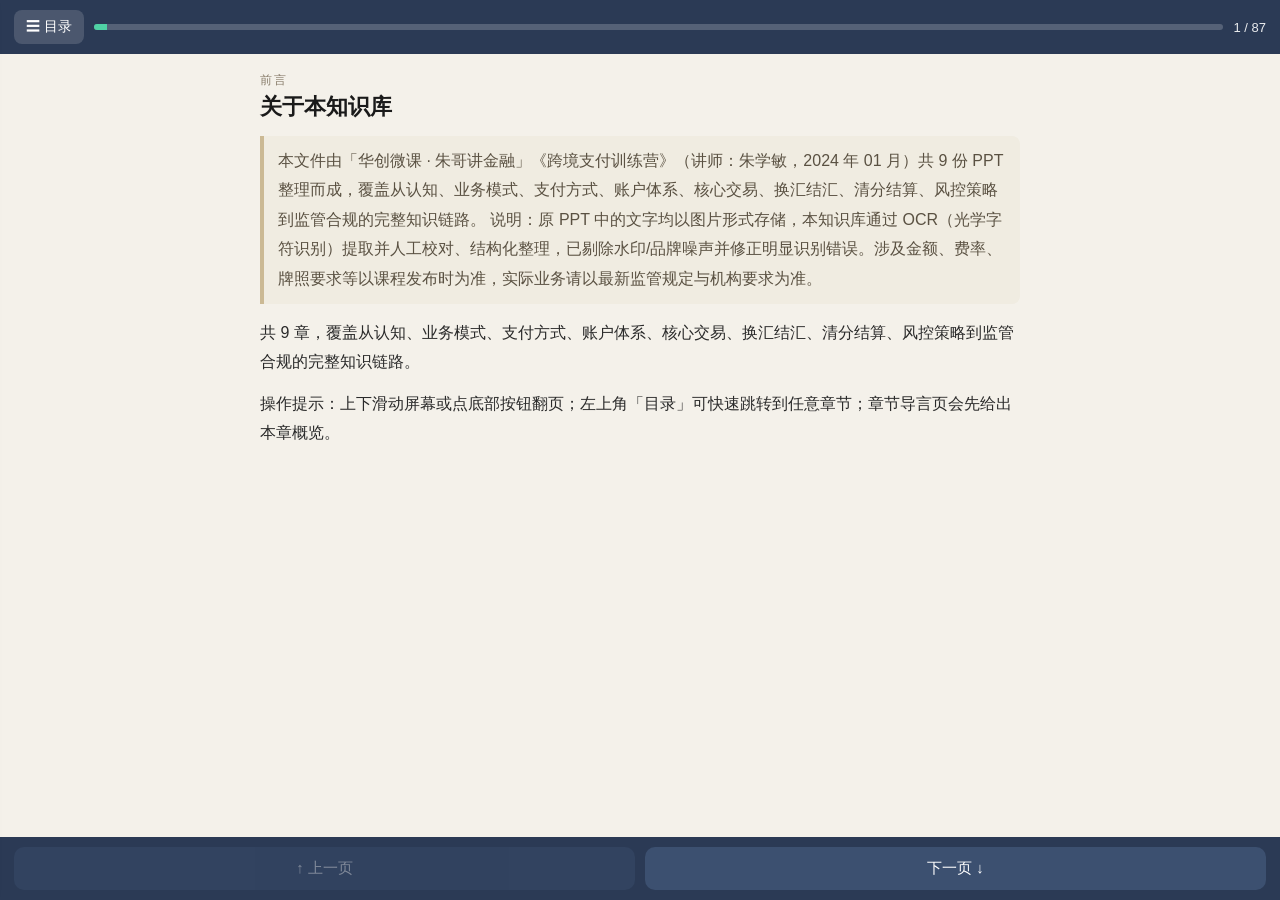
<file: crossborder-h5.html>
<!DOCTYPE html>
<html lang="zh-CN">
<head>
<meta charset="UTF-8">
<meta name="viewport" content="width=device-width, initial-scale=1.0, viewport-fit=cover, maximum-scale=1.0, user-scalable=no">
<title>跨境支付知识库 · 学习</title>
<style>
* { box-sizing: border-box; -webkit-tap-highlight-color: transparent; }
html, body { margin: 0; padding: 0; height: 100%; }
body { font-family: -apple-system, BlinkMacSystemFont, "Segoe UI", "PingFang SC", "Microsoft YaHei", sans-serif; background: #f4f1ea; color: #222; }
.app { display: flex; flex-direction: column; height: 100dvh; height: 100vh; }
.topbar { display: flex; align-items: center; gap: 10px; padding: 10px 14px; background: #2b3a55; color: #fff; flex: 0 0 auto; }
.topbar .icon { background: rgba(255,255,255,.15); color: #fff; border: none; border-radius: 8px; padding: 8px 12px; font-size: 14px; cursor: pointer; }
.progress { flex: 1; height: 6px; background: rgba(255,255,255,.2); border-radius: 4px; overflow: hidden; }
#progBar { height: 100%; width: 0; background: #4fd1a5; transition: width .2s; }
.pos { font-size: 13px; opacity: .9; white-space: nowrap; }
.viewer { flex: 1 1 auto; overflow-y: auto; -webkit-overflow-scrolling: touch; padding: 18px 16px 28px; touch-action: pan-y; }
.page { max-width: 760px; margin: 0 auto; }
.chap { font-size: 12px; letter-spacing: 2px; color: #8a7f6d; text-transform: uppercase; margin-bottom: 4px; }
.sec { font-size: 22px; line-height: 1.3; margin: 0 0 14px; color: #1a1a1a; }
.body { font-size: 16px; line-height: 1.85; color: #2a2a2a; }
.body p { margin: 0 0 12px; }
.body h3 { font-size: 18px; margin: 20px 0 8px; color: #244; }
.body h4 { font-size: 16px; margin: 16px 0 6px; color: #345; }
.body ul, .body ol { margin: 0 0 12px; padding-left: 22px; }
.body li { margin: 4px 0; }
.body strong { color: #b35c00; }
.body code { background: #eee; padding: 1px 5px; border-radius: 4px; font-size: 13px; }
.body pre { background: #1e293b; color: #e2e8f0; padding: 12px; border-radius: 8px; overflow-x: auto; font-size: 13px; }
.body pre code { background: none; padding: 0; color: inherit; }
.body blockquote { margin: 0 0 14px; padding: 10px 14px; background: #f0ece1; border-left: 4px solid #cbb994; color: #5a5142; border-radius: 0 8px 8px 0; }
.tbl-wrap { overflow-x: auto; margin: 0 0 14px; -webkit-overflow-scrolling: touch; }
.body table { border-collapse: collapse; width: 100%; font-size: 13.5px; background: #fff; }
.body th, .body td { border: 1px solid #ddd; padding: 7px 9px; text-align: left; vertical-align: top; }
.body th { background: #eef2f7; color: #334; font-weight: 600; white-space: nowrap; }
.nav { display: flex; align-items: center; gap: 10px; padding: 10px 14px; background: #2b3a55; color: #fff; flex: 0 0 auto; }
.nav button { flex: 1; background: #3c5070; color: #fff; border: none; border-radius: 10px; padding: 12px; font-size: 15px; cursor: pointer; }
.nav button:active { background: #4a618a; }
.nav button:disabled { opacity: .4; }
.toc-mask { position: fixed; inset: 0; background: rgba(0,0,0,.4); opacity: 0; visibility: hidden; transition: .25s; z-index: 20; }
.toc-mask.show { opacity: 1; visibility: visible; }
.toc { position: fixed; top: 0; left: 0; bottom: 0; width: 84%; max-width: 340px; background: #fff; transform: translateX(-105%); transition: .25s; z-index: 21; display: flex; flex-direction: column; box-shadow: 2px 0 16px rgba(0,0,0,.2); }
.toc.show { transform: translateX(0); }
.toc-head { padding: 16px; font-size: 17px; font-weight: 700; border-bottom: 1px solid #eee; color: #2b3a55; }
.toc-list { overflow-y: auto; padding: 8px 0 30px; flex: 1; }
.toc-chap { padding: 12px 16px; font-weight: 600; color: #2b3a55; display: flex; justify-content: space-between; align-items: center; cursor: pointer; }
.toc-chap .caret { transition: .2s; color: #999; }
.toc-chap.open .caret { transform: rotate(90deg); }
.toc-secs { display: none; padding: 0 0 6px; }
.toc-secs.open { display: block; }
.toc-sec { padding: 9px 16px 9px 30px; font-size: 14px; color: #555; cursor: pointer; border-left: 2px solid #eee; margin-left: 16px; }
.toc-sec:active { background: #f3f6fb; }
@media (prefers-color-scheme: dark) {
  body { background: #15181d; color: #d8dde3; }
  .sec { color: #f0f3f6; }
  .body { color: #c2c8cf; }
  .body strong { color: #f0ad4e; }
  .body blockquote { background: #1d2229; color: #a9b0b8; border-left-color: #3a4250; }
  .body table { background: #1b1f25; }
  .body th { background: #222831; color: #cdd; }
  .body td, .body th { border-color: #2c333c; }
  .body code { background: #222; }
  .toc { background: #1b1f25; }
  .toc-head { color: #cfe; border-color: #2c333c; }
  .toc-chap { color: #cfe; }
  .toc-sec { color: #aab; border-color: #2c333c; }
}
</style>
</head>
<body>
<div class="app">
<header class="topbar">
<button id="tocBtn" class="icon">☰ 目录</button>
<div class="progress"><div id="progBar"></div></div>
<div class="pos" id="posLabel">1 / 1</div>
</header>
<main class="viewer" id="viewer">
<article class="page">
<div class="chap" id="chapLabel"></div>
<h1 class="sec" id="secLabel"></h1>
<div class="body" id="bodyHtml"></div>
</article>
</main>
<footer class="nav">
<button id="prevBtn">↑ 上一页</button>
<button id="nextBtn">下一页 ↓</button>
</footer>
</div>
<div class="toc-mask" id="tocMask"></div>
<aside class="toc" id="toc">
<div class="toc-head">目录</div>
<div class="toc-list" id="tocList"></div>
</aside>
<script>
const PAGES = [{"intro":true,"title":"关于本知识库","html":"<blockquote>本文件由「华创微课 · 朱哥讲金融」《跨境支付训练营》（讲师：朱学敏，2024 年 01 月）共 9 份 PPT 整理而成，覆盖从认知、业务模式、支付方式、账户体系、核心交易、换汇结汇、清分结算、风控策略到监管合规的完整知识链路。  说明：原 PPT 中的文字均以图片形式存储，本知识库通过 OCR（光学字符识别）提取并人工校对、结构化整理，已剔除水印/品牌噪声并修正明显识别错误。涉及金额、费率、牌照要求等以课程发布时为准，实际业务请以最新监管规定与机构要求为准。 </blockquote><p>共 9 章，覆盖从认知、业务模式、支付方式、账户体系、核心交易、换汇结汇、清分结算、风控策略到监管合规的完整知识链路。</p><p>操作提示：上下滑动屏幕或点底部按钮翻页；左上角「目录」可快速跳转到任意章节；章节导言页会先给出本章概览。</p>"},{"c":1,"ct":"开启跨境支付之门","chapIntro":true,"html":"<blockquote>来源：华创微课《跨境支付训练营》（讲师：朱学敏，\"朱哥讲金融\"）。本章为整个课程的基石，帮助读者建立对跨境支付的整体认知：从\"什么是跨境支付\"出发，延伸到跨境电商的几种形态、交易链路、核心名词、参与主体，以及支撑跨境资金的两条主干支付系统 SWIFT 与 CIPS。</blockquote>"},{"s":"1.1","st":"什么是跨境支付","html":"<ul><li><strong>定义</strong>：在跨境交易中，支付方和收款方位于不同的国家/地区，借助结算工具和支付系统，实现资金跨国、跨地区转移的行为。</li><li><strong>本质</strong>：与境内支付相比，跨境支付增加了\"跨币种、跨时区、跨监管、跨清算网络\"四个维度。</li></ul>"},{"s":"1.2","st":"跨境电商的几种类型（按买卖属地与币种）","html":"<div class=\"tbl-wrap\"><table><thead><tr><th>类型</th><th>买家所属地</th><th>支付币种</th><th>卖家所属地</th><th>结算币种</th><th>举例</th></tr></thead><tbody><tr><td>国内电商</td><td>境内</td><td>人民币</td><td>境内</td><td>人民币</td><td>淘宝、京东</td></tr><tr><td>跨境电商（出口，赚外汇）</td><td>境外</td><td>外币</td><td>境内</td><td>人民币</td><td>Shopee / Lazada</td></tr><tr><td>跨境电商（进口，买买买）</td><td>境内</td><td>人民币</td><td>境外</td><td>外币</td><td>天猫海外、小红书</td></tr><tr><td>海外电商</td><td>境外</td><td>外币</td><td>境外</td><td>外币</td><td>eBay / Amazon</td></tr></tbody></table></div><ul><li>出口电商的核心诉求是<strong>收外汇、结汇回国</strong>；进口电商的核心诉求是<strong>人民币出境购付汇</strong>。</li></ul>"},{"s":"1.3","st":"跨境电商平台（进口）交易链路","html":"<p>简化链路（进口场景）：</p><pre><code>国内企业/消费者 ──订单支付──▶ 跨境支付机构 ──资金结算──▶ 海外电商平台\n                                         │\n                               （通过 CIPS 或 SWIFT 完成跨境资金流转）</code></pre><ul><li>人民币资金出境流程：① 人民币付款 → ② <strong>购汇</strong>（人民币换外币）→ ③ <strong>付汇</strong> → ④ 外币/离岸人民币结算给境外商家。</li><li>具备跨境支付牌照的第三方支付公司，需通过<strong>合作银行</strong>完成购付汇。</li></ul>"},{"s":"1.4","st":"核心名词解释","html":"<ul><li><strong>交易币种</strong>：跨境支付交易时，付款方所看到的商品/服务展示币种。</li><li><strong>收单机构</strong>：从事收单业务的机构，可以是银行或第三方支付等非金机构。</li><li><strong>汇率</strong>：两种货币之间兑换的比率。</li><li><strong>外汇备付金</strong>：支付机构为办理市场交易主体委托的外汇支付业务，而实际收到的暂收待付外汇资金。</li><li><strong>外汇备付金账户</strong>：用于收付市场交易主体暂收待付的外汇资金，按外汇账户管理规定，在每家合作银行开立一个外汇备付金账户。</li><li><strong>卡组织（银行卡转接清算机构）</strong>：授权其银行成员发卡、受理商户的卡交易，在消费者跨境购物时提供转接清算服务（如 VISA、万事达、银联等）。</li><li><strong>SWIFT（环球银行金融电讯协会）</strong>：制定金融机构间通讯标准，主要进行<strong>信息传递</strong>而非资金流动。</li><li><strong>CIPS（人民币跨境支付系统）</strong>：专门用于人民币跨境支付清算业务的支付系统。</li></ul>"},{"s":"1.5","st":"跨境支付交易场景","html":"<p>典型场景包括但不限于：</p><ol><li>货物贸易</li><li>虚拟充值 / 酒店住宿</li><li>DTC（独立站）出海</li><li>平台收款 / 结汇缴费</li><li>航空机票 / 旅游服务</li><li>留学教育</li><li>国际展览 / 国际运输</li><li>B2B 货物贸易（大宗贸易）</li></ol>"},{"s":"1.6","st":"跨境电商交易平台类型","html":"<ul><li><strong>面向跨境电商 B2C 平台</strong>：C 端客户收款、海关支付数据报送、供应商付款。</li><li><strong>面向跨境电商分销 B2C 平台</strong>：分销商收款、供应商付款、分销商融资。</li><li><strong>面向跨境电商供应链 B2B 平台</strong>：下游采购商收款、供应商付款、垫资代采。</li><li><strong>面向跨境电商物流 B2B 平台</strong>：境内物流客户收款、境外物流服务商付款。</li></ul>"},{"s":"1.7","st":"跨境支付参与主体","html":"<ul><li><strong>银行</strong>：提供跨境账户、购付汇、清算等服务。</li><li><strong>国际信用卡组织</strong>：VISA、MasterCard、American Express、Diners Club、JCB、银联等。</li><li><strong>提供跨境聚合支付服务的科技公司</strong>：聚合多家支付通道的科技服务商。</li><li><strong>汇款公司</strong>：Western Union、MoneyGram 等。</li></ul>"},{"s":"1.8","st":"两大跨境支付系统：SWIFT 与 CIPS","html":"<h3>SWIFT</h3><ul><li>以美国为主导建立的<strong>通讯网络</strong>，仅负责传递跨境支付与报告信息，<strong>不参与清算和资金转移</strong>。</li><li>运行时间 24 小时无间断，主要报文标准有 <strong>MT 报文</strong>（Message Type / FIN）和 <strong>MX 报文</strong>（Message XML / ISO 20022）。</li><li><strong>SWIFT 跨境支付链路（信息流 + 资金流）</strong>：</li><li>信息流：付款方 → 境内付款行 → SWIFT 系统 → 境外收款行 → 收款方（订单支付、发送汇款报文、解付入账）。</li><li>资金流：通过 <strong>CHIPS</strong> 等清算系统完成银行间资金结算。</li><li><strong>MT103 报文</strong>（单笔客户汇款）关键字段示例：Sender/Receiver（发报者/接收者）、UETR（唯一端到端交易引用）、20 发报行编号、23B 银行运营代码、32A 起息日/币种/结算金额、50a 汇款人、52a 指示行、53a 发报行代理行、57a 收款人账户行、59a 受益人、71A 费用承担方（如 SHA 双方分担）、72 发报行给收报行信息、77B 监管报告。</li></ul><h3>CIPS（人民币跨境支付系统）</h3><ul><li>处理人民币跨境支付清算业务的<strong>批发类支付系统</strong>，旨在提高跨境清算效率；清算模式包括<strong>清算行模式</strong>和<strong>代理行模式</strong>。</li><li>运行时间 <strong>5×24 小时 + 4 小时</strong>；境内外银行可直接接入 CIPS 实现人民币收付。</li><li>可采用<strong>专线连接，可不依赖 SWIFT 网络</strong>；通过大额支付系统（HVPS）完成注资、调增、调减、清零。</li><li><strong>参与者对比</strong>（截至课程时间，约 89 家直接参与者、1363 家间接参与者）：</li></ul><div class=\"tbl-wrap\"><table><thead><tr><th>维度</th><th>境内直接参与者</th><th>间接参与者</th><th>境外直接参与者</th></tr></thead><tbody><tr><td>CIPS 行号</td><td>有</td><td>有</td><td>有</td></tr><tr><td>CIPS 账户</td><td>有</td><td>没有</td><td>有</td></tr><tr><td>接入方式</td><td>专线接入</td><td>通过直接参与者接入</td><td>通过 SWIFT 或专线接入</td></tr><tr><td>注资及调增</td><td>直接通过大额发起</td><td>不需注资</td><td>通过境内资金托管行发起</td></tr><tr><td>业务发起</td><td>直接发起</td><td>通过直接参与者发起</td><td>直接发起</td></tr></tbody></table></div><ul><li>直接/间接参与者最大区别：<strong>是否在 CIPS 系统内拥有自己的账户</strong>。</li></ul>"},{"s":"1.9","st":"跨境支付业务形态与产业图谱","html":"<ul><li><strong>三流合一</strong>：信息流（订单/平台）、资金流（购付汇、收结汇）、物流（国内/国际物流、海外仓、转运）。</li><li><strong>产业图谱角色</strong>：</li><li>监管机构（国内：人民银行、外汇管理局、海关；国外：FCA、FINMA、ASIC 等）。</li><li>国际卡组织（VISA、MasterCard、银联、American Express）。</li><li>第三方跨境支付公司（支付宝、连连支付、PingPong、Payoneer、汇付天下、拉卡拉、易宝支付、通联支付等）。</li><li>跨境收款公司（万里汇 WorldFirst、PingPong 等）。</li><li>境内外银行与金融机构（中国银行、招商银行、建设银行、花旗、美国银行等）。</li><li>汇款公司（Western Union、MoneyGram、Ria）。</li><li>支撑服务：电商平台、聚合代理商、财务服务、物流服务、广告营销。</li></ul>"},{"s":"1.10","st":"跨境人的职场进阶方向","html":"<p>跨境支付产业链对应四类典型从业机构/方向：</p><ol><li>跨境贸易企业</li><li>跨境电商平台</li><li>跨境第三方支付机构</li><li>跨境商业银行</li></ol>"},{"c":2,"ct":"跨境电商业务模式","chapIntro":true,"html":"<blockquote>本章聚焦\"跨境电商长什么样\"：从定义出发，按交易对象、平台运营方、业务形态、发货模式等多个维度拆解跨境电商的业务模式，并给出 B2B / B2C / C2C 的典型交易流程与对比。</blockquote>"},{"s":"2.1","st":"什么是跨境电商","html":"<ul><li><strong>定义</strong>：在不同国家和地区之间进行的电子商务活动的商业行为。</li><li>涉及角色：商品/生产商、消费者/企业用户、跨境电商平台、跨境支付机构、物流商、海关。</li></ul>"},{"s":"2.2","st":"按交易链路角色的基本模式","html":"<ul><li><strong>平台式跨境电商平台</strong>：平台撮合买卖双方（如 Amazon、eBay、Wish）。</li><li><strong>自营式跨境电商平台</strong>：平台自己备货销售（如部分全球购/海外购自营）。</li><li><strong>第三方综合服务平台</strong>：提供通关、质检、物流、支付等一站式服务。</li><li><strong>出口 vs 进口</strong>：</li><li><strong>出口（赚外汇）模式</strong>：商品以人民币计价、人民币结算，境外消费者支付外币。资金流：境外消费者（外币）→ 订单支付 → 资金结算 → 境内商家（人民币）。</li><li><strong>进口（买买买）模式</strong>：商品以外币计价、外币结算，境内消费者支付人民币。资金流：境内消费者（人民币）→ 订单支付 → 资金结算 → 境外商家（外币）。</li></ul>"},{"s":"2.3","st":"按交易对象区分：B2B / B2C / C2C","html":"<div class=\"tbl-wrap\"><table><thead><tr><th>模式</th><th>交易对象</th><th>说明</th><th>优点</th><th>缺点</th></tr></thead><tbody><tr><td>B2B</td><td>企业 ↔ 企业</td><td>企业间跨境交易</td><td>规模大、成本低</td><td>交易量大，需要更多管理与协调</td></tr><tr><td>B2C</td><td>企业 → 消费者</td><td>企业通过官网/第三方平台向消费者销售</td><td>成本低、交易便捷，消费者直接下单，企业负责发货与售后</td><td>—</td></tr><tr><td>C2C</td><td>消费者 ↔ 消费者</td><td>消费者间跨境交易</td><td>交易便捷</td><td>信任度低，存在一定风险</td></tr></tbody></table></div><ul><li>衍生模式：<strong>O2O</strong>（线上线下结合）、<strong>F2C</strong>（工厂直达消费者）。</li></ul>"},{"s":"2.4","st":"典型交易流程","html":"<h3>跨境 B2B（出口）交易流程</h3><pre><code>境外采购商 ──采购下单/支付申请──▶ B2B出口平台 ──支付申请──▶ 境内收单机构\n   │                                        │                      │\n   │                                    信息流                 国际卡组织\n   │                                        │                      │\n   └──────────── 资金流 ───────────────────┘──付款行──资金划拨──▶ 供货商收款行</code></pre><p>要点：涉及清算机构收款、多段资金划拨（资金划拨1/2/3）、代理行收款。</p><h3>跨境 C2C 交易流程（两条通道）</h3><ul><li><strong>走银联国际</strong>：汇出机构（如 TransferWise、中银香港、银联国际全球速汇 MoneyExpress）→ 银联国际 → 收款机构 → 收款人。含中间机构收款。</li><li><strong>走 SWIFT</strong>：汇出机构与收款机构均对接 SWIFT，使用统一标准的 SWIFT 报文，SWIFT 作为标准化信息传输中枢。</li></ul>"},{"s":"2.5","st":"B2B / B2C / C2C 模式对比总表","html":"<div class=\"tbl-wrap\"><table><thead><tr><th>模式</th><th>交易对象</th><th>基础交易</th><th>典型场景</th><th>代表平台</th></tr></thead><tbody><tr><td>跨境 B2C 进口</td><td>境内 C &amp; 境外 B</td><td>平台上的境外 B 端卖家直接向境内 C 端消费者销售</td><td>跨境电商零售进口</td><td>亚马逊、eBay、Wish、Coupang、Ozon</td></tr><tr><td>跨境 B2C 出口</td><td>境内 B &amp; 境外 C</td><td>境内 B 端通过境外渠道向境外 C 端销售</td><td>跨境电商零售出口、独立站</td><td>京东海外购、天猫国际、Lazada、速卖通、Shopee、唯品会海购</td></tr><tr><td>B2B 跨境贸易</td><td>境内 B &amp; 境外 B</td><td>境内外企业间跨境贸易</td><td>传统大宗进出口、市场采购贸易、海外仓、外贸综合服务</td><td>阿里巴巴、敦煌网、eWorldTrade、ECVV、环球资源、中国制造网</td></tr><tr><td>C2C 跨境直销</td><td>境内 C &amp; 境外 C</td><td>境外 C 端向境内 C 端销售</td><td>海外代购、海外直购、跨境旅行购物</td><td>优盒网、洋立方、c2cmall、兰亭集势、DX、米兰网</td></tr></tbody></table></div>"},{"s":"2.6","st":"按平台运营方区分","html":"<ul><li><strong>进口电商平台</strong>：在中国境内搭建、连接国内消费者与海外商家的交易平台（如天猫国际、京东全球购）。</li><li><strong>出口电商平台</strong>：帮助中国品牌向境外售卖商品的平台（如速卖通、Lazada、亚马逊中国出海）。</li><li><strong>独立站平台</strong>：商家自建或使用第三方建站工具搭建网站，允许境外客户使用国际卡支付（如 Shopify 类独立站、DTC 品牌站）。</li><li><strong>企业自建网站</strong>：企业创建完全属于自己的电商网站，向全球消费者销售产品与服务。</li></ul>"},{"s":"2.7","st":"按业务形态区分（平台类型与特点）","html":"<div class=\"tbl-wrap\"><table><thead><tr><th>业务形态</th><th>交易基础</th><th>优点</th><th>缺点</th><th>代表平台</th></tr></thead><tbody><tr><td>海外代购平台</td><td>小商家/个人按需集中海外采购，转运或直邮到中国</td><td>品类丰富、用户流量大</td><td>商户资质与信用存疑</td><td>淘宝全球购、京东海外购、易趣全球集市、美国购物网</td></tr><tr><td>交易撮合类</td><td>平台接单后转发商家，商家按单发货</td><td>对跨境供应链涉入深、后续潜力大</td><td>前期流量不足、资金体量大</td><td>洋码头、跨境通（上海自贸区）、苏宁全球购</td></tr><tr><td>综合型自营</td><td>平台自己备货销售给境外消费者</td><td>跨境供应链管理能力强</td><td>受行业政策变动影响大</td><td>亚马逊、中粮我买网、1号店海购</td></tr><tr><td>导购/返利平台</td><td>导购资讯、社区论坛、返利吸引消费者，链接海外电商</td><td>模式轻、易开展</td><td>业务不确定性大</td><td>一淘网、什么值得买、极客海淘、美国便宜货</td></tr></tbody></table></div>"},{"s":"2.8","st":"按发货模式区分","html":"<ul><li><strong>直邮模式</strong>：消费者购买境外商品，境外商户通过国际运输直接送达境内消费者。</li><li><strong>保税仓模式</strong>：境外商品入境后暂存保税区内，消费者购买后以个人物品出区，经国内物流送达。</li><li><strong>集货模式</strong>：商户集单后通过国际运输发货。</li></ul><h3>直邮 vs 保税仓（链路对比）</h3><ul><li><strong>直邮模式</strong>：跨境商品/服务交易 → 海外仓储 → 国际物流 → 海关清关 → 国内物流 → 买家收货。</li><li><strong>保税仓模式</strong>：跨境交易 → 中国保税区仓储 → 海关清关 → 国内物流 → 买家收货。</li></ul>"},{"c":3,"ct":"跨境电商支付方式","chapIntro":true,"html":"<blockquote>本章系统梳理\"钱怎么付\"：从传统跨境支付方式（现金/支票、电汇、国际汇款、信用卡）到第三方跨境支付，对比其速度、费率与适用场景；并按业务类型（B2B/B2C/C2C）、收付款平台（各地区本地支付）、付款形式（卡/钱包/转账/BNPL/现金）等多视角展开，最后给出全球支付方式占比。</blockquote>"},{"s":"3.1","st":"什么是跨境支付方式","html":"<ul><li><strong>定义</strong>：不同国家之间进行国际收付款业务或货款结算时所选择的方式。</li></ul>"},{"s":"3.2","st":"主要跨境支付方式（五大类）","html":"<div class=\"tbl-wrap\"><table><thead><tr><th>方式</th><th>形态</th><th>说明</th></tr></thead><tbody><tr><td>外汇现金 / 支票</td><td>传统·线下</td><td>向银行购汇或申请开具支票，指向具体收款人的资金转移</td></tr><tr><td>银行电汇（T/T）</td><td>传统·线上</td><td>汇款人向汇出行申请，以加押电报 / SWIFT 形式指示汇入行解付</td></tr><tr><td>国际汇款（转账）</td><td>传统·线上</td><td>通过银行或汇款公司将款项从付款账户划转到收款账户</td></tr><tr><td>信用卡支付</td><td>传统·线上线下</td><td>基于 VISA / MasterCard / JCB / American Express 等国际卡组织的清算体系</td></tr><tr><td>第三方跨境支付</td><td>线上+线下（扫码）</td><td>由境内外支付机构基于支付系统完成资金清结算</td></tr></tbody></table></div>"},{"s":"3.3","st":"跨境支付方式对比（速度 / 费率 / 场景）","html":"<div class=\"tbl-wrap\"><table><thead><tr><th>支付类型</th><th>速度</th><th>费率</th><th>适用场景</th></tr></thead><tbody><tr><td>外汇现金 / 支票</td><td>线下，到账慢</td><td>手续费高（含手续费 + 汇率费）</td><td>指向具体收款人的资金转移</td></tr><tr><td>银行电汇 T/T</td><td>线上，2–3 天</td><td>高：电报费 + 手续费 + 中转费，分档计费</td><td>金额与收款人均明确的点对点清结算</td></tr><tr><td>国际汇款公司</td><td>线上，10–15 分钟</td><td>欧洲约 1.x%；亚太 1.8%–2.5%；中国 2.8%–3%</td><td>金额与收款人均明确的点对点清结算</td></tr><tr><td>信用卡支付</td><td>线上+线下，T+1 ~ 1–3 工作日</td><td>约 1.5%–2%（一般不另收货币转换费）</td><td>线上海淘交易</td></tr><tr><td>第三方跨境支付</td><td>线上+线下，T+0</td><td>较低，最低约 1%–1.5%</td><td>小额高频交易、跨境电商</td></tr></tbody></table></div>"},{"s":"3.4","st":"传统跨境支付 vs 第三方跨境支付","html":"<ul><li><strong>传统支付模式</strong>：中介层级多且对安全性要求极高；资金到账慢、手续费率较高；支付透明度偏低、用户体验差。</li><li><strong>第三方跨境支付</strong>：满足一对多、多对多的\"信息流 + 资金流\"双流合一；聚合多条收款通道，更便捷；到账时效更高、手续费更低。</li></ul>"},{"s":"3.5","st":"按电商业务类型区分的支付类型","html":"<ul><li><strong>B2B 跨境贸易</strong>：汇付、托收、信用证、保理。</li><li><strong>B2C 跨境电商</strong>：移动支付、二维码、POS 刷卡、网银。</li><li>国内：支付宝、微信支付、银联商务等。</li><li>国外：PayPal、Adyen、Worldpay 等。</li><li><strong>C2C 跨境代购</strong>：汇款（西联汇款、银行转账等）；以及派安盈 WorldFirst、银联国际、PingPong、Airwallex 等。</li></ul><h3>B2B 支付类型案例</h3><ul><li><strong>信用证（L/C）</strong>：大额外贸常用，开证银行为卖方提供付款保证，单据相符即须付款；含即期、延期付款、承兑信用证等。</li><li><strong>托收</strong>：出口方委托银行向进口方收款，能否收款取决于买方信用；风险较低、费用少。</li><li><strong>银行电汇（T/T）</strong>：汇款种类多（票汇、电汇），可分货到付款 / 预付；目前最主要方式，无限额但手续费较高。</li><li><strong>国际保理</strong>：以商业信用出口时，出口商交货后将发票和单据转让给保理商，可先取得部分货款，逾期付款由保理商承担责任。</li></ul>"},{"s":"3.6","st":"按收付款平台（地区/本地支付）区分","html":"<p>全球各区域均有本地化支付方式，除 VISA / MasterCard / American Express 等国际卡外，还包括大量区域钱包与银行转账：</p><ul><li><strong>北美</strong>：PayPal、网上支付、电话/邮件支付等。</li><li><strong>欧洲</strong>：Maestro、Solo（英）、Laser（爱尔兰）、Bizum（西班牙）、CartaSi（意）、Dankort（丹）、SEPA、SOFORT、Klarna、iDEAL、Bancontact、giropay 等。</li><li><strong>东南亚</strong>：GCash、DANA、BPI、PayMaya、OXXO（墨）、Boleto、FPX、Konbini（日）、WebPay 等。</li><li><strong>印度/南亚</strong>：UPI、RuPay、Paytm、BharatPe 等。</li><li><strong>南美/太平洋</strong>：OXXO、Mercado Pago、Multicaja 等。</li><li><strong>韩国</strong>：BCcard、KB、Samsung Pay、Naver Pay 等。</li><li><strong>中国</strong>：Alipay、WeChat Pay、银联等。</li></ul>"},{"s":"3.7","st":"按付款形式区分","html":"<div class=\"tbl-wrap\"><table><thead><tr><th>付款形式</th><th>说明</th></tr></thead><tbody><tr><td>信用卡（Credit Card）</td><td>持卡人可赊账消费，在预设还款日前结清欠款</td></tr><tr><td>借记卡（Debit Card）</td><td>从持卡人账户中直接扣除付款金额</td></tr><tr><td>电子钱包（Digital Wallet）</td><td>关联银行账户、可存储支付信息，支持在线或面对面支付</td></tr><tr><td>先买后付（BNPL）</td><td>允许客户先购买，将账单分若干期后分期还款</td></tr><tr><td>银行转账（Bank Transfer）</td><td>资金从客户账户转入收款人账户，含直接扣款、信用卡转账、重定向账户支付等</td></tr><tr><td>现金付款（Cash）</td><td>凭纸质凭证或付款编号在自助机/银行付款，或货到由送货方代收现金</td></tr></tbody></table></div>"},{"s":"3.8","st":"典型支付界面案例（支付方式 1/5 ~ 5/5）","html":"<ul><li><strong>电子钱包</strong>：如 Cash App Pay，购物车金额 HK$97.42，含税费与净额。</li><li><strong>网银在线支付</strong>：如 Apartments.com 应付 US$344.78，可选择美国银行账户（CHASE / WELLS FARGO / CITI / US BANK）。</li><li><strong>信用卡支付</strong>：VISA 卡号 / 有效期 / CVC / 持卡人 / 国家邮编，可保存卡信息。</li><li><strong>欧洲 SEPA 银行转账</strong>：单笔 €350.00，银行转账方式，付款成功回执。</li><li><strong>先买后付（BNPL）</strong>：如 Afterpay，订单 HK$86.00，可分 4 期无息，每期 HK$21.50。</li></ul>"},{"s":"3.9","st":"全球主流在线支付方式占比","html":"<ul><li>数字钱包（Digital Wallet）：约 <strong>49%</strong></li><li>信用卡（Credit Card）：约 <strong>20%</strong></li><li>借记卡（Debit Card）：约 <strong>12%</strong></li><li>账户转账（Account-to-Account）：约 <strong>6%</strong></li><li>先买后付 / 货到付款 / 现金：各约 <strong>1%–2%</strong></li></ul><blockquote>趋势：数字钱包已成为跨境在线支付第一大方式，BNPL 等新兴方式占比稳步上升。</blockquote>"},{"c":4,"ct":"跨境支付体系账户","chapIntro":true,"html":"<blockquote>本章讲解\"账户\"这一跨境支付的底层载体：什么是跨境收款账户、它与银行账户的区别，以及按开户方式、账户属性、交易属性、交易币种等多维度划分的账户类型；并说明账户申请渠道与商家接入跨境支付的典型流程。</blockquote>"},{"s":"4.1","st":"什么是跨境支付账户","html":"<ul><li><strong>定义</strong>：从事跨境交易的境内个人或企业，在境外银行或支付机构开立的、能够用于<strong>外币收款和付款</strong>的账户。</li><li><strong>关键区别：跨境收款账户 ≠ 银行账户</strong></li><li>跨境收款账户可直接接收外币付款，减少外汇转换风险。</li><li>银行账号通常仅能接收本地货币，企业需通过第三方支付平台或银行外汇业务将外币兑换成本地货币后，再存入银行账户。</li></ul>"},{"s":"4.2","st":"按开户方式区分：电子离岸账户 vs 传统离岸账户","html":"<div class=\"tbl-wrap\"><table><thead><tr><th>维度</th><th>电子离岸账户</th><th>传统离岸账户</th></tr></thead><tbody><tr><td>开户方式</td><td>线上操作，虚拟账户（同支付账户）</td><td>线下柜台/网银，需面签</td></tr><tr><td>开户对象</td><td>大陆/香港公司均可申请；个人仅可用于跨境电商收款</td><td>仅限一定资质或规模的香港公司</td></tr><tr><td>所需材料</td><td>企业证照 + 法人身份信息</td><td>可能需补其他繁琐证明</td></tr><tr><td>开户周期</td><td>1–3 天，最快几分钟</td><td>30–60 天</td></tr><tr><td>开户费用</td><td>0 元</td><td>8000–20000 元</td></tr><tr><td>账户管理费</td><td>0–200 元/年</td><td>0–3000 HKD/年</td></tr><tr><td>收款手续费</td><td>0 元</td><td>约 10 美金/单笔</td></tr><tr><td>提现/转账手续费</td><td>0.2%–0.4%</td><td>约 15 美金/单笔</td></tr><tr><td>结汇手续费</td><td>0 元</td><td>不支持结汇</td></tr><tr><td>其他</td><td>无实体卡，不能收实物款项/支票，主要服务跨境电商客户</td><td>有实体卡，可线下取现，服务线下贸易及中大型客户</td></tr></tbody></table></div>"},{"s":"4.3","st":"按账户属性区分：OSA 离岸账户 vs NRA 境外非居民账户","html":"<div class=\"tbl-wrap\"><table><thead><tr><th>维度</th><th>OSA 离岸账户</th><th>NRA 境外非居民账户</th></tr></thead><tbody><tr><td>开户银行</td><td>浦发、招商、平安、交通、部分外资银行</td><td>境内所有中外资银行</td></tr><tr><td>监管机构</td><td>银保监会</td><td>外汇局</td></tr><tr><td>主要法规</td><td>《离岸银行业务管理办法》及实施细则</td><td>《关于境外机构境内外汇账户管理有关问题的通知》《境外机构人民币结算账户管理办法》</td></tr><tr><td>服务对象</td><td>境外机构和境外个人</td><td>境外机构</td></tr><tr><td>币种</td><td>可自由兑换外币，未开放人民币</td><td>外币 / 人民币</td></tr><tr><td>结售汇</td><td>仅能外汇买卖，不能结售汇</td><td>—</td></tr><tr><td>外汇管制</td><td>没有</td><td>有</td></tr><tr><td>收支要点</td><td>与境外账户资金进出自由；与境内账户划转需审核真实性</td><td>外币 NRA：与境外/境内账户划转不受限制；人民币 NRA：与境外及其他 NRA 自由，与境内人民币账户划转需审核真实性，不能无因划转，且不能从境外同名账户收款</td></tr></tbody></table></div>"},{"s":"4.4","st":"NRA 账户的优势","html":"<ul><li><strong>按需结汇</strong>、自由收贸易货款，可直接收汇结汇（无额度限制）。</li><li>可做<strong>信用证、托收</strong>。</li><li>支持<strong>办理退税</strong>，无需做账报税（仅需年审离岸公司）。</li><li>支持<strong>多币种</strong>（美元/欧元/英镑/港币/日元/韩元/卢布等主流币种）。</li><li>账户管理费低、办理费用低、手续简单，无需买理财/存款，网上操作结汇秒到账。</li></ul>"},{"s":"4.5","st":"按交易属性区分","html":"<ul><li><strong>普通外汇账户</strong>：个人或企业在银行开设的用于收取外汇的账户，不限制资金流动，可随时收付款。</li><li><strong>外汇结算账户</strong>：企业在境外银行开设、用于国际贸易结算的账户，用于支付国际贸易货款。</li><li><strong>外汇结算备付金账户</strong>：企业在境外银行开设、用于存放货币的账户，用于向境外供应商提供定金、采购成本、运费或保证金。</li></ul>"},{"s":"4.6","st":"按交易币种区分","html":"<ul><li><strong>单币种账户</strong>：海外买家可用其所在国家本地银行账户，向商家对应的单币种账户付款。</li><li><strong>多币种账户</strong>：海外买家可通过国际电汇（T/T）等付款至商家的多币种全球收款账户（如支持 USD/EUR/GBP/CNY 等 10+ 主流币种）。</li></ul>"},{"s":"4.7","st":"账户申请渠道","html":"<ul><li>企业需选择合理的费用标准（账户开立费、服务费、汇率兑换费等）。</li><li>常见商业银行：富港银行、花旗、汇丰、星展、中国银行、工商银行、建设银行等。</li></ul>"},{"s":"4.8","st":"商家接入跨境支付的典型链路","html":"<ul><li><strong>境外持牌机构从事跨境收单</strong>：人民币消费者 → 境内支付机构 → 境外持牌支付机构（申请电子离岸账户）→ 资金结算 → 外币计价商品/服务 → 境外商户 1…n。</li><li><strong>境外商户接入</strong>：通过合作银行渠道合作/资金划转，完成人民币付款、外汇结算。</li><li><strong>境内商家接入</strong>：外币消费者 → 境外第三方支付机构 → 境内支付机构（申请电子离岸账户）→ 资金结算 → 人民币计价商品/服务 → 境内商户。</li><li><strong>商家入驻跨境电商平台</strong>（亚马逊、阿里国际站、速卖通、eBay、Shopee、Lazada、Wish 等）：</li><li>流程：申请开店 → 填写信息 → 平台采集入驻信息 → <strong>KYB 审核</strong> → 审批通过/驳回（纠错补充）→ 开立电子离岸账户 → 入驻成功。</li><li>全球收单资质审核是核心环节。</li></ul>"},{"s":"4.9","st":"境内商家申请跨境收款账户（案例流程）","html":"<ol><li><strong>（1/5）选择币种</strong>：美元、港元、欧元、英镑等账户（含 Routing Number / IBAN / Sort Code 等信息）。</li><li><strong>（2/5）选择平台与站点</strong>：Amazon、PayPal、Stripe、Adyen、Shopify、Etsy、Rakuten 等，并选择收款币种（可多选）。</li><li><strong>（3/5）选择账户类型与开户地</strong>：单币种（买家本地付款、到账快、无中间行手续费）或多币种（支持 10 个主流币种，可开中国香港账户）；开户地如美国、新加坡/中国香港。</li><li><strong>（4/5）添加同名银行卡</strong>：验证同名银行账户。</li><li><strong>（5/5）申请成功</strong>：0 费用、秒级到账、全球多币种账户，覆盖美国/印尼/韩国/越南/英国/马来西亚等，20+ 主流货币，无开户费/入账费/维护费。</li></ol>"},{"c":5,"ct":"跨境支付核心交易","chapIntro":true,"html":"<blockquote>本章进入\"交易\"层面：先给出进口（购付汇）与出口（收结汇）两条主链路，再拆解跨境支付的四类核心交易——跨境电商收款、外贸企业收款、全球收单、全球付款；并讲解外卡收单的 EDC 与 DCC 两种模式，以及一笔支付从选择方式到完成的五个关键步骤。</blockquote>"},{"s":"5.1","st":"什么是跨境交易","html":"<ul><li><strong>定义</strong>：在不同国家或地区进行商业、贸易或金融活动，<strong>消费者用外币支付，卖家最终以收到本币完成交易</strong>。</li></ul>"},{"s":"5.2","st":"进口电商平台——购付汇流程","html":"<ul><li>境内消费者在进口电商平台消费，用<strong>人民币</strong>完成支付；第三方支付通过<strong>合作银行</strong>购汇、付汇，将外币结算给境外卖家。</li><li>关键动作：人民币付款 → 渠道合作/资金划转 → 购汇（人民币→外币）→ 付汇 → 跨境收支申报、交易还原、推送支付单。</li><li>信息流：平台订单报关 → 推送物流单 → 海关放行 → 国内物流（保税仓发货 / 海外物流报关）。</li><li>资金流与物流并行：境外卖家通知发货、商品派送，境内消费者收货。</li></ul>"},{"s":"5.3","st":"出口电商平台——收结汇流程","html":"<ul><li>境内企业从事出口，境外消费者用<strong>外币</strong>支付；第三方支付将收取的外币通过合作银行<strong>结汇为人民币</strong>，结算给国内卖家。</li><li>关键动作：外币付款 → 境外第三方支付机构 → 境内第三方支付机构 → 结汇（外币→人民币）→ 资金结算。</li></ul>"},{"s":"5.4","st":"跨境支付核心交易的四大类","html":"<div class=\"tbl-wrap\"><table><thead><tr><th>类别</th><th>说明</th></tr></thead><tbody><tr><td>电商平台收款</td><td>对接 Amazon、AliExpress、Lazada 等主流平台，为跨境卖家提供跨境收款与外汇结算</td></tr><tr><td>外贸企业收款</td><td>覆盖多种贸易场景，支持主流币种与小币种的外贸收款</td></tr><tr><td>全球收单</td><td>为独立站和出海企业提供国际信用卡与海外本地支付方式收单</td></tr><tr><td>全球付款</td><td>面向批量本地/跨境付款需求（平台来账分发、支付机构全球分发、员工工资、多供应商结算）</td></tr></tbody></table></div><h3>（1/4）跨境电商收款</h3><ul><li>对接主流平台，提供多币种收款账户（如美元、欧元、加元、新元账户），支持极速收款（如 WorldFirst）与普通收款。</li></ul><h3>（2/4）外贸企业收款</h3><ul><li>覆盖多种贸易场景，支持主流/小币种；收款方式含 ACH、全球信用卡/借记卡、欧洲本地电子钱包等，以 INVOICE 账单形式发起与对账。</li></ul><h3>（3/4）全球收单</h3><p>按\"商家、消费者、支付机构所在国\"划分三类：</p><ul><li><strong>外卡收单</strong>：商家在境内、消费者在境外（出口业务），帮助国内商家收取国外消费者货款；支付手段为国外信用卡及当地支付工具，通过卡组织或境外支付机构实现外币结算。</li><li><strong>境外收单</strong>：商家在国外、消费者在国内（进口业务），帮助境外商家收取国内消费者货款；支付手段为国内主流支付工具。</li><li><strong>国际收单</strong>：商家、消费者和支付机构分属不同国家进行的货款交易与收单。</li></ul><p><strong>全球收单业务流程</strong>：① 采购下单 → ② 创建 B 外币订单 → ③ A 外币付款 → ④ 展示支付订单 → 申请购汇（外币 B ← 外币 A）/付汇 → 付款结果 → 经境外合作银行、境内支付机构、境外支付机构或银行卡组织完成资金划拨。</p><h3>（4/4）全球付款</h3><ul><li>面向经常性批量付款：电商平台来账分发、支付机构全球分发、员工工资、多供应商结算分发。</li><li>支持多币种（HKD、EUR、SGD 等）、国内/国际付款、全额到账等。</li></ul>"},{"s":"5.5","st":"跨境支付关键流程（五步）","html":"<ol><li><strong>选择支付方式</strong>：根据收付双方需求与情况选择合适方式。</li><li><strong>提交支付指令</strong>：通过银行或第三方支付平台提交指令并填写信息。</li><li><strong>确认汇率和费用</strong>：避免因不同汇率与费用导致金额误差。</li><li><strong>处理支付指令</strong>：银行/支付平台收到后审核、处理。</li><li><strong>支付完成</strong>：资金从付款方账户扣除并转入收款方账户。</li></ol>"},{"s":"5.6","st":"支付案例","html":"<ul><li><strong>Apple Pay 海外购物</strong>：① 购物者选择苹果支付 → ② 核对付款摘要 → ③ 选择关联卡并确认 → ④ 付款确认、Apple Pay 界面关闭、商家显示交易结果。</li><li><strong>银行卡支付</strong>：订单摘要 → 银行卡支付验证 → 发送验证码 → 支付成功（含卡号、有效期、CVC、持卡人等）。</li></ul>"},{"s":"5.7","st":"外卡支付收单模式：EDC vs DCC","html":"<div class=\"tbl-wrap\"><table><thead><tr><th>模式</th><th>全称</th><th>货币处理</th><th>收益/成本</th></tr></thead><tbody><tr><td><strong>EDC 模式</strong></td><td>电子数据采集（Electronic Data Capture）</td><td>由发卡行/卡组织完成货币转换（如外币→本币）</td><td>存在汇率兑换收益/汇损，由收单/发卡侧承担转换</td></tr><tr><td><strong>DCC 模式</strong></td><td>动态货币转换（Dynamic Currency Conversion）</td><td>在商户端向持卡人<strong>报价</strong>本币金额，由持卡人确认是否以本币结算</td><td>商户/收单方给出货币转换报价，持卡人知情选择</td></tr></tbody></table></div><ul><li>参与角色：境外持卡人、特约商户、收单行、银行卡组织（VISA / MasterCard）、持卡人发卡行。</li><li><strong>案例（出口电商外卡收单）</strong>：</li><li>EDC：采购订单 700￥ → 请求支付 700￥ → 实际换汇约 100$（约 107.67$ 参考）。</li><li>DCC：采购订单 100$ → 请求支付 100$ → 货币转换报价 100$（以本币报价）。</li></ul>"},{"c":6,"ct":"跨境支付换汇结汇","chapIntro":true,"html":"<blockquote>本章聚焦\"钱怎么换\"：界定购汇与结汇，列出常见换汇场景与主流币种，拆解购汇、结汇的业务流程与银行实操，并对比实时换汇与预约换汇两种兑换方式，最后提示我国个人换汇政策红线。</blockquote>"},{"s":"6.1","st":"什么是跨境换汇","html":"<ul><li><strong>定义</strong>：把本国货币按照一定的汇率转换成其他国家货币进行的交易活动。</li><li><strong>购汇</strong>：用人民币兑换外币，付款给境外商家。</li><li><strong>结汇</strong>：用外币兑换成人民币，结算给境内商家。</li></ul>"},{"s":"6.2","st":"换汇交易场景","html":"<p>因私旅游、公务及商务出国/探亲、货物贸易、咨询服务、境外留学、境外就医、购买非投资类保险等。</p>"},{"s":"6.3","st":"换汇主流币种（节选）","html":"<div class=\"tbl-wrap\"><table><thead><tr><th>货币</th><th>代码</th><th></th><th>货币</th><th>代码</th></tr></thead><tbody><tr><td>美元</td><td>USD</td><td></td><td>加拿大元</td><td>CAD</td></tr><tr><td>欧元</td><td>EUR</td><td></td><td>澳大利亚元</td><td>AUD</td></tr><tr><td>日元</td><td>JPY</td><td></td><td>新加坡元</td><td>SGD</td></tr><tr><td>英镑</td><td>GBP</td><td></td><td>新西兰元</td><td>NZD</td></tr><tr><td>瑞士法郎</td><td>CHF</td><td></td><td>港币</td><td>HKD</td></tr><tr><td>俄罗斯卢布</td><td>RUB</td><td></td><td>澳门元</td><td>MOP</td></tr><tr><td>人民币</td><td>CNY</td><td></td><td>离岸人民币</td><td>CNH</td></tr><tr><td>韩元</td><td>KRW</td><td></td><td>印度卢比</td><td>INR</td></tr><tr><td>马来西亚林吉特</td><td>MYR</td><td></td><td>泰铢</td><td>THB</td></tr><tr><td>印尼卢比</td><td>IDR</td><td></td><td>越南盾</td><td>VND</td></tr><tr><td>阿联酋迪拉姆</td><td>AED</td><td></td><td>沙特里亚尔</td><td>SAR</td></tr><tr><td>南非兰特</td><td>ZAR</td><td></td><td>巴西雷亚尔</td><td>BRL</td></tr><tr><td>瑞典克朗</td><td>SEK</td><td></td><td>丹麦克朗</td><td>DKK</td></tr><tr><td>波兰兹罗提</td><td>PLN</td><td></td><td>土耳其里拉</td><td>TRY</td></tr><tr><td>菲律宾比索</td><td>PHP</td><td></td><td>墨西哥比索</td><td>MXN</td></tr></tbody></table></div><p>（课程中还列举了挪威克朗 NOK、老挝基普 LAK、斯里兰卡卢比 LKR、缅甸元 MMK、蒙古图格里克 MNT、毛里求斯卢比 MUR、柬埔寨瑞尔 KHR、捷克克朗 CZK、匈牙利福林 HUF、白俄罗斯卢布 BYR、哈萨克斯坦坚戈 KZT、巴基斯坦卢比 PKR、埃及镑 EGP、巴林第纳尔 BHD 等。）</p>"},{"s":"6.4","st":"跨境换汇业务：购汇流程","html":"<ul><li>链路：人民币支付 → 收款 → 资金入账 → <strong>购汇（人民币→外币）</strong> → 资金结算。</li><li>主体：境内消费者 → 持牌支付机构 → 跨境进口平台 → 境内 NRA 人民币账户 → 境外合作银行 → 商户外币账户。</li><li><strong>中国银行购汇实操要点</strong>：购汇委托 → 查询外管系统额度 → 填写资金用途（如\"因私旅游\"）、预计用汇时间、目的地 → 选择现汇/现钞户 → 参考银行现汇卖出价/现钞卖出价 → 购汇委托成功。</li></ul>"},{"s":"6.5","st":"跨境换汇业务：结汇流程","html":"<ul><li>链路：外币支付 → 收款 → 直接入账 → <strong>结汇（外币→人民币）</strong> → 资金结算。</li><li>两种形态：</li><li>跨境独立站/自建站：境外消费者 → 境外合作银行 → 商户海外账户 → 跨境收单机构 → 结汇 → 资金分账 → 商户人民币账户。</li><li>跨境出口平台：境外消费者 → 境外合作银行 → 商户海外账户 → 跨境收单机构 → 结汇 → 商户人民币账户。</li><li><strong>中国银行结汇实操</strong>：自助结汇，外币账户 → 人民币账户，提交结果成功。</li></ul>"},{"s":"6.6","st":"跨境换汇交易平台","html":"<ul><li><strong>银行换汇平台</strong>：服务更全面，整额/小额零钱均可兑换，外汇可存入或提取。</li><li><strong>互联网换汇平台</strong>（如万里汇 WorldFirst）：方便快捷、不受时间空间限制，支持多种支付方式。</li></ul>"},{"s":"6.7","st":"跨境换汇兑换方式","html":"<h3>（一）实时汇率即时换汇</h3><ul><li>按当前市场汇率立即成交，可选 <strong>T+0 实时汇</strong>、<strong>T+1 锁汇</strong>等，系统给出\"优选汇率\"。</li></ul><h3>（二）指定汇率预约换汇</h3><ul><li>设定<strong>目标汇率</strong>，达到心理价位后自动成交（部分平台在监控前不冻结余额，需保证账户有足额资金；也有\"冻结金额、系统划扣\"模式）。</li></ul><h3>万里汇案例</h3><ul><li><strong>即时兑换（1/4–4/4）</strong>：汇率趋势图 → 选择卖出/买入币种（如 美元→离岸人民币 CNH）→ 立即兑换（专享汇率，如 1 USD≈7.24–7.34 CNH）→ 确认兑换信息 → 交易成功。</li><li><strong>指定汇率兑换（1/4–4/4）</strong>：设目标汇率（如 7.30/7.35）→ 允许全部成交 / 截止日期 → 达到汇率自动成交；可设成交方式（全部成交）、自定义区间。</li></ul>"},{"s":"6.8","st":"预约换汇交易状态","html":"<div class=\"tbl-wrap\"><table><thead><tr><th>状态</th><th>含义</th></tr></thead><tbody><tr><td>监测中</td><td>订单未成交，持续监测中</td></tr><tr><td>已成功</td><td>目标汇率达到，成交</td></tr><tr><td>已过期</td><td>达到截止时间，未成交</td></tr><tr><td>已取消</td><td>主动取消预约兑换，冻结金额自动解冻</td></tr><tr><td>已失败</td><td>异常情况，未成交</td></tr></tbody></table></div>"},{"s":"6.9","st":"我国换汇政策（个人购汇\"红线\"）","html":"<ul><li>个人换汇额度：<strong>5 万美元 / 人 / 年</strong>。</li><li>不得虚假申报个人购汇信息。</li><li>不得提供不实的证明材料。</li><li>不得借用他人便利化额度实施分拆购汇。</li><li>不得出借本人便利化额度协助他人购汇。</li><li>不得用于境外买房、证券投资、购买人寿保险和投资性返还分红类保险等尚未开放的资本项目。</li><li>不得参与洗钱、逃税、地下钱庄交易等违法违规活动。</li></ul>"},{"c":7,"ct":"跨境支付清分结算","chapIntro":true,"html":"<blockquote>本章讲解\"账怎么算、钱怎么拨\"：先拆解清算核心（清分/计扣费/计结息/分润），再给出跨境清结算体系与收单分账机制，最后系统对比三种跨境清算模式（代理行 / 清算行 / NRA）和跨境提现结汇流程。</blockquote>"},{"s":"7.1","st":"什么是跨境清结算","html":"<ul><li>跨境清结算指的是跨越不同国家/地区进行跨境贸易和投资时，涉及资金的转移、清算与结算过程。</li></ul>"},{"s":"7.2","st":"跨境清算核心：清分","html":"<p>清分就是把账清楚地算出来，核心环节包括：</p><ul><li><strong>清分</strong>：对各参与方的清算净额、交易明细等进行汇总、整理与分类。</li><li><strong>计扣费</strong>：根据可配置的费率，计算各参与方需扣费金额。</li><li><strong>计结息</strong>：对清算备付金账户进行计息、结息（资金沉淀，双边入账）。</li><li><strong>分润</strong>：根据可配置参数灵活分配收益。</li></ul>"},{"s":"7.3","st":"跨境清结算体系","html":"<ul><li>资金流：买家 →（代理行清算 / 收单行清算 / NRA 结算）→ 卖家。</li><li>三层概念：</li><li><strong>清分</strong>：内部算账、外部算账。</li><li><strong>清算</strong>：资金结转、关联主体分账。</li><li><strong>结算</strong>：建立结算头寸、完成债权交割。</li><li>跨境资金通过 <strong>SWIFT / CIPS / CNAPS</strong> 等支付系统流转，实现外币付款、人民币收款。</li></ul>"},{"s":"7.4","st":"跨境收单分账（以进口电商为例）","html":"<ul><li>收单资金按照<strong>服务费、佣金、补贴、运费、货款</strong>等，支持实时或延时分账到平台各参与方账户。</li><li><strong>境内结算</strong>：</li><li>平台服务费 → 平台对公账户。</li><li>境内物流运费 → 境内物流对公账户。</li><li>推广人佣金 → 推广人银行账户。</li><li><strong>境外结算</strong>：购付汇 → 境外供应商货款 → 境外供应商海外账户（基于人民币备付金）。</li><li><strong>案例（资金分账）</strong>：支付单金额 CNY 2,000.00，拆分为例：电商平台服务费 200、分销佣金 400、出境货款 1,400。</li></ul>"},{"s":"7.5","st":"特约商户收款分账","html":"<ul><li>主体：分账方（服务商 A / B）→ 被分账接收方（特约商户、用户）。</li><li>流程：用户 → 特约商户付款账户 → 资金划出 → 待分账账户 → 订单分账 → 待结算账户 → 资金划入 → 收款账户。</li><li>支持<strong>分账归还</strong>、<strong>原路退回</strong>。</li></ul>"},{"s":"7.6","st":"跨境支付清算模式（三种）","html":"<h3>（1/3）代理行模式</h3><ul><li>境外参与行 A 在具有国际结算能力的境内代理行 B 开立人民币账户，通过该账户实现人民币跨境清算。</li><li>链路：外币支付 → 境外客户 → 境外参与行 A →（SWIFT 链接 / CIPS 专线）→ 境内代理行 B →（CNAPS 链接）→ 境内客户 C。</li><li>案例（出口）：花旗 → 建行（代理行）→ 中行（CNAPS）→ 境内客户。</li></ul><h3>（2/3）清算行模式</h3><ul><li>境外参加行 A 在境外人民币清算银行 B（含境外分行与境内分行）开立账户，通过清算行进行人民币跨境清算。</li><li>链路：外币支付 → 境外参与行 A → 境外清算行 B（境外分行）→（SWIFT/CIPS）→ 境内清算行 B（境内分行）→（CNAPS）→ 境内客户 C。</li><li>案例（出口）：花旗 → 建行（境外/境内分行）→ 中行。</li></ul><h3>（3/3）NRA 模式</h3><ul><li>境外客户在境内银行 A 开立结算账户（跨境开立人民币或外币 NRA 账户），通过境内银行清算系统和人民银行跨行支付系统完成人民币跨境结算与清算。</li><li>链路：境外客户 →（CNAPS 链接）→ 境内结算行 A → 境内收款行 B → 境内客户 C。</li><li>案例（出口）：建行 → 中行。</li></ul>"},{"s":"7.7","st":"跨境提现结汇","html":"<ul><li>主流币种支持 <strong>T+0 结算</strong>。</li><li>提现方式：普通提现、极速提现、加急提现、挂单提现。</li><li>可选提现币种：USD、CAD、EUR、GBP、HKD、IDR、MYR、MXN 等。</li><li><strong>结汇提款案例流程（1/4–4/4）</strong>：</li></ul><ol><li>申请提款（查看多币种账户余额，如 NZD、AUD）。</li><li>选择收款人（提款至银行账户 / 支付宝账户；支持付款人名称定制）。</li><li>选择结汇订单（为满足跨境交易真实性管理要求，提人民币时需选择可结汇订单；展示专享汇率，如 1 USD≈7.13 CNY）。</li><li>确认交易信息 → 结汇提款成功（如 $10,000.00 → ￥65,009.00）。</li></ol>"},{"c":8,"ct":"跨境支付风控策略","chapIntro":true,"html":"<blockquote>本章讲\"风险怎么防\"：先建立对跨境风控的整体认识（三分交易、七分风控），梳理风险类型与反洗钱难点，再给出事前 / 事中 / 事后全流程风控策略，以及一套可落地的风控规则与风控体系。</blockquote>"},{"s":"8.1","st":"什么是跨境风控","html":"<ul><li><strong>定义</strong>：在跨境电商交易中，通过一系列措施和手段，对交易过程中可能出现的各种风险进行预防和控制，保障交易安全顺利进行。</li><li><strong>核心理念</strong>：<strong>三分交易、七分风控</strong>。需识别并减少洗钱、刷单、盗刷、拒付、套汇、骗汇等不良行为；基于<strong>设备 + 账号 + IP + 交易情况</strong>多维判断支付风险。</li></ul>"},{"s":"8.2","st":"跨境支付面临的风险","html":"<ul><li><strong>背景风险</strong>：批量养号、薅羊毛、恶意占库存、三方欺诈订单、黄牛刷单、钓鱼木马、电信诈骗、虚假交易申报、盗卡盗刷/刷单套现/洗钱、营销作弊、积分套利、虚假/垃圾注册、撞库、暴力破解等。</li><li><strong>风控痛点</strong>（贯穿下载、商品推荐、浏览、订单支付、交易等各环节）：虚假资质、违规经营、违规/侵权/禁销商品、支付欺诈、洗钱套现、恶意退款、黑产、盗号、黑卡、养号、秒杀、风险 IP、虚假营业、伪冒、虚假用户、高危地区等。</li></ul>"},{"s":"8.3","st":"跨境支付风险分析：三大\"割裂性\"","html":"<ul><li><strong>地域割裂性</strong>：是否来自高危地区。</li><li><strong>交易主体割裂性</strong>：是否为真实交易。</li><li><strong>资金情况割裂性</strong>：是否骗汇、洗钱。</li></ul>"},{"s":"8.4","st":"跨境支付风险类型","html":"<div class=\"tbl-wrap\"><table><thead><tr><th>风险类型</th><th>表现</th><th>背后违法行为</th></tr></thead><tbody><tr><td>虚假交易</td><td>用虚假物流凭证/交易信息办理外汇支付、违规超范围购付汇、提供虚假国际收支申报数据</td><td>套汇、骗汇</td></tr><tr><td>虚假交易身份</td><td>通过境外关联公司与境内自有主体\"左手倒右手\"交易</td><td>违反外汇规定</td></tr><tr><td>资金转移</td><td>将大额资金拆分为多笔小额、多次向多人汇入</td><td>洗钱</td></tr><tr><td>资金挪用</td><td>支付收款机构将客户资金挪用至境外公司账户</td><td>违反支付机构相关规定</td></tr><tr><td>用户欺诈</td><td>消费信贷失信、国际信用卡拒付、物流拒收等恶意消费</td><td>诈骗</td></tr></tbody></table></div>"},{"s":"8.5","st":"跨境支付反洗钱难点","html":"<ul><li><strong>客户信息获取</strong>：跨国客户身份不一致，经营情况/财务信息难获取，尽调审核真实性困难。</li><li><strong>交易真实性</strong>：难以完全做到\"三流合一\"审核，无法验证交易真实性。</li><li><strong>可疑交易监测</strong>：跨境贸易中存在大量以洗钱为目的的虚假交易，支付机构获取交易信息有限。</li><li><strong>监管政策差异</strong>：各国跨境贸易监管与反洗钱制度不同，既要符合国内要求，也要符合所在国监管。</li></ul>"},{"s":"8.6","st":"跨境支付风控策略（事前 / 事中 / 事后）","html":"<h3>事前 / 交易中策略</h3><ul><li><strong>交易欺诈预判</strong>：对订单欺诈性提前预判、快速识别，对订单进行风控拦截。</li><li><strong>网站合规检查</strong>：扫描商家网站产品类型，控制风险行为、杜绝非法交易。</li><li><strong>风险订单实时通知</strong>：识别风险订单后，通过邮件/手机/站内通知全方位提醒。</li><li><strong>3DS 动态验证</strong>：有效降低信用卡盗刷带来的潜在风险。</li><li><strong>非法数据透传监控</strong>：对网站订单透传监控与实时分析，发现非法透传自动关闭交易功能。</li></ul><h3>事前风控审核</h3><ul><li><strong>身份认证 / KYC 认证</strong>：核实入网主体提交的身份信息、证照资料真实性；了解客户（KYB/KYC），判断是否具备入网条件、有无不良记录或行业黑名单。</li></ul><h3>案例：订单支付 3DS 验证</h3><ul><li><strong>3DS（3-Domain Secure）</strong>：卡组织为减少在线支付盗刷推出的安全验证服务。</li><li>流程：发卡行验证页（3DS1 验证码 / 3DS2 有效期、地址）→ 验证成功（是持卡人本人）→ 发卡行授权；验证失败（非本人）→ 订单交易失败。</li></ul><h3>事中风控监控（规则示例）</h3><div class=\"tbl-wrap\"><table><thead><tr><th>序号</th><th>规则</th><th>处置措施</th></tr></thead><tbody><tr><td>1</td><td>单笔交易限额 ≥ X 元</td><td>拦截</td></tr><tr><td>2</td><td>来自高风险国家/地区的交易</td><td>增加 3DS 验证</td></tr><tr><td>3</td><td>持卡人命中黑名单</td><td>拦截</td></tr><tr><td>4</td><td>退款金额 X2 ＞ 当日正向交易额 X1</td><td>拦截</td></tr><tr><td>5</td><td>晚 12 点 ~ 凌晨 4 点交易</td><td>交易结算资金冻结</td></tr><tr><td>6</td><td>177 / 188 等手机号段交易</td><td>拦截</td></tr><tr><td>7</td><td>6228 / 926234 等银行卡 BIN 出金</td><td>交易结算资金冻结</td></tr><tr><td>8</td><td>同设备/同用户当天高频下单 Y 次</td><td>拦截</td></tr><tr><td>9</td><td>账户 N 月未交易、当月消费笔数 ≥ X</td><td>资金冻结 + 人工介入核查</td></tr></tbody></table></div><h3>案例：订单支付风控处置</h3><ul><li>订单 1（反作弊）→ 风控拒绝 → 交易失败。</li><li>订单 2（风控通过）→ 发起支付请求 → 进入授权环节。</li><li>订单 3（增强验证）→ 进入 3DS 验证。</li></ul><h3>事后风控复盘</h3><ul><li><strong>调单检查</strong>：交易完成后调取商户订单，按定向维度抽查。</li><li><strong>拒付处理</strong>：持卡人拒认账单，通过发卡行向卡组织投诉要回资金。</li><li><strong>指标预警</strong>：卡组织/合作银行对拒付率、风险交易比例有严格要求，超限将受处罚（提高费率、罚款、停止交易）。</li><li><strong>案例拒付处理</strong>：拒付理由含货物未收到、欺诈、与描述不符、订阅已取消、重复订单等。</li></ul>"},{"s":"8.7","st":"跨境支付风控体系（总览）","html":"<ul><li><strong>业务风险场景</strong>：注册登录、修改密码、签到、卡券领取、订单支付、钱包充值/提现、账户转账、异地支付。</li><li><strong>三道防线</strong>：</li><li>事前：KYC / KYB、身份认证、客户准入、合规审查。</li><li>事中：实时监控、预警机制、拦截机制、验证机制、熔断机制、巡查机制、资金冻结、大额可疑交易、高频交易。</li><li>事后：调单检查、拒付处理、欺诈情报、指标预警、问题反馈、监管上报、商户清退、司法配合、实地调查。</li><li><strong>风控管理系统</strong>：风控规则、黑名单管理、规则引擎、策略规则引擎、风控模型、风险画像。</li><li><strong>数据底座</strong>：用户数据、商户数据、交易数据、行为数据、银行数据、银联数据、第三方数据。</li><li><strong>算法能力</strong>：行为相似度算法、账号聚集度算法、异常设备登录识别、安全认证、事件采集、分析引擎、风险监控、事件库管理。</li><li><strong>处置决策</strong>：拒绝 / 增强验证 / 放行。</li></ul>"},{"c":9,"ct":"跨境支付监管合规","chapIntro":true,"html":"<blockquote>本章是课程的收尾与\"红线\"：界定跨境合规与合规风险，列出展业四合规（监管/业务/数据/资金）与关键政策法规，对比跨境外汇与跨境人民币两套许可体系，梳理境内外牌照要求，并提示二清、违规类型与监管趋势。</blockquote>"},{"s":"9.1","st":"什么是跨境合规","html":"<ul><li><strong>定义</strong>：在跨境支付业务中建立的统一标准，涉及技术标准、业务规范、行业政策和法律法规等。</li><li><strong>合规风险</strong>：盗卡盗刷、资金二清、恶意退货、洗钱、跑分、刷单、电诈、羊毛等。</li></ul>"},{"s":"9.2","st":"展业四合规（监管 / 业务 / 数据 / 资金）","html":"<p>境内支付机构展业三原则：<strong>了解你的客户（KYC）、了解你的业务、尽职调查</strong>。</p><div class=\"tbl-wrap\"><table><thead><tr><th>维度</th><th>要点</th></tr></thead><tbody><tr><td>监管合规</td><td>遵循国际反洗钱公约及监管法规；在多地拥有支付牌照/资质；取得\"信息系统安全等级保护三级\"；通过 PCI DSS（支付卡行业数据安全标准）认证</td></tr><tr><td>业务合规</td><td>建立客户身份资料与交易记录保存制度；建立客户身份识别制度；履行反洗钱义务</td></tr><tr><td>数据合规</td><td>遵循《数据安全法》《个人信息保护法》等；建立大额交易和可疑交易报告制度</td></tr><tr><td>资金合规</td><td>用户资金存放于支付机构在境外央行开立的备付金账户，无挪用风险；资金操作严格按客户授权指令进行</td></tr></tbody></table></div>"},{"s":"9.3","st":"跨境支付相关政策法规（时间线）","html":"<div class=\"tbl-wrap\"><table><thead><tr><th>发布时间</th><th>法规名称</th><th>文号</th></tr></thead><tbody><tr><td>2018-01-04</td><td>关于进一步完善人民币跨境业务政策促进贸易投资便利化的通知</td><td>银发〔2018〕3 号</td></tr><tr><td>2019-04-29</td><td>支付机构外汇业务管理办法</td><td>汇发〔2019〕13 号</td></tr><tr><td>2019-10-23</td><td>国家外汇管理局关于进一步促进跨境贸易投资便利化的通知</td><td>汇发〔2019〕28 号</td></tr><tr><td>2020-04-10</td><td>国家外汇管理局关于优化外汇管理支持涉外业务发展的通知</td><td>汇发〔2020〕8 号</td></tr><tr><td>2020-12-31</td><td>关于进一步优化跨境人民币政策支持稳外贸稳外资的通知</td><td>银发〔2020〕330 号</td></tr><tr><td>2021-01-19</td><td>银行跨境业务反洗钱和反恐怖融资工作指引（试行）</td><td>银发〔2021〕16 号</td></tr><tr><td>2022-06-16</td><td>关于支持外贸新业态跨境人民币结算的通知</td><td>银发〔2022〕139 号</td></tr></tbody></table></div>"},{"s":"9.4","st":"跨境外汇支付 vs 跨境人民币支付（许可对比）","html":"<div class=\"tbl-wrap\"><table><thead><tr><th>维度</th><th>跨境外汇支付</th><th>跨境人民币支付</th></tr></thead><tbody><tr><td>主要法规</td><td>《支付机构外汇业务管理办法》（汇发〔2019〕13 号）</td><td>《关于支持外贸新业态跨境人民币结算的通知》（银发〔2022〕139 号）</td></tr><tr><td>监管部门</td><td>外汇管理局（总局 / 地方外管局）</td><td>人民银行（宏观审慎管理局 / 银行所在地人行）</td></tr><tr><td>支付币种</td><td>外币</td><td>出入境均为人民币</td></tr><tr><td>结算币种</td><td>外币</td><td>人民币</td></tr><tr><td>所需资质</td><td>互联网支付牌照 + 贸易外汇收支企业名录登记</td><td>互联网支付牌照 + 跨境人民币业务备案</td></tr><tr><td>展业范围</td><td>货物贸易、酒店住宿、留学教育、机票、国际展览/旅游/软件/运输/会议/通信等</td><td>不在负面清单内的场景均可</td></tr><tr><td>管理方式</td><td>批准制</td><td>备案制</td></tr><tr><td>备付金</td><td>专用账户仅办跨境外汇业务</td><td>专用存款账户仅办跨境人民币业务</td></tr><tr><td>能否在岸换外汇</td><td>—</td><td>不能</td></tr></tbody></table></div>"},{"s":"9.5","st":"支付机构开展跨境业务的条件","html":"<ul><li>具有《支付业务许可证》。</li><li>拥有外汇管理局准许开展跨境外汇支付业务试点的批复文件。</li><li>有地方央行分支机构颁发的人民币跨境支付牌照批复文件。</li></ul><h3>持牌展业（合规先行、双边持牌）</h3><ul><li>需先取得中国境内互联网支付牌照，再向外汇管理局和地方人行申请，批准后持牌支付机构可与银行合作开展跨境支付业务。</li><li>核心证照：《支付业务许可证》《跨境外汇支付业务许可证》《跨境人民币结算业务许可证》；中国支付清算协会会员证。</li><li>常见认证：CCRC、信息安全/信息安全管理体系认证、PCI DSS 支付行业数据安全标准认证等。</li></ul>"},{"s":"9.6","st":"海外支付牌照汇总（不完全统计）","html":"<div class=\"tbl-wrap\"><table><thead><tr><th>国家/地区</th><th>牌照要求</th></tr></thead><tbody><tr><td>美国</td><td>联邦报备接受 FinCEN 监管，各州展业需州政府批准</td></tr><tr><td>英国</td><td>FCA 授权，可选 SPI 或 EMI</td></tr><tr><td>香港</td><td>MSO 牌照（汇款服务 / 货币兑换），申请难度较低</td></tr><tr><td>新加坡</td><td>储值支付牌照 SVF；外汇业务需 MAS 的 Money Changing 牌照</td></tr><tr><td>日本</td><td>FTB0（资金移动业）牌照</td></tr><tr><td>欧洲</td><td>EMI（电子货币机构）和 PI（支付机构）牌照，含金量高</td></tr><tr><td>澳大利亚</td><td>ASIC 颁发的 AFSL</td></tr><tr><td>泰国</td><td>当地央行（BOT）签发的支付服务许可</td></tr><tr><td>印尼</td><td>本地支付服务商需 FUND TRANSFER LICENSE</td></tr></tbody></table></div><h3>案例：香港 MSO（申请难度低）</h3><ul><li>监管：香港海关；申请主体：股东/高管具本地身份、法人为常住居民。</li><li>合规：定期审计、设独立部门与雇员、完成反洗钱/反恐融资风险评估。</li><li>注册：最低 50 万港币、本地商业办公地址；技术：在线金融服务需全面金融科技测试并设置补救措施；有效期 2 年。</li></ul><h3>案例：欧盟 EMI（含金量高）</h3><ul><li>牌照分 PI（Payment Institution）与 EMI（E-Money Institution），可在欧盟 27 国合规展业。</li><li>四要件：注册（本地设公司、运营及资本保证金，原始资本 ≥ 35 万欧元）、运营（商业计划与可行性）、高管（从业资格、健康财务、无金融犯罪记录）、风控（风险管理框架 + 反洗钱策略、资金进出与核心系统安全、随机审计）。</li></ul>"},{"s":"9.7","st":"跨境外汇业务名录登记","html":"<ul><li>截至 2023 年 9 月，已有 <strong>23 家支付机构和 16 家银行</strong>可凭交易电子信息为贸易企业提供跨境电商外汇服务。</li><li>代表机构：汇付天下、首信易支付、PingPong、财付通、银联、连连支付（LianLianPay）、通联支付（ALLINPAY）、易宝支付（YeePay）等。</li></ul>"},{"s":"9.8","st":"统一监管报送","html":"<ul><li>商业银行统一报送工作台涵盖：1104 报表、新资本报表、EAST 数据质量校验、客户风险统计、外管局报送、司法查询、反洗钱、跨部门综合监管（PISA）、利率报备、理财及信托统计等。</li><li>监管报送功能：模板/指标管理、数据统计、在线填报、数据校验/审核、报文生成、监管指标分析，以及统一监管数据集市与数据源整合（核心交易、账务、会计、清算等系统）。</li></ul>"},{"s":"9.9","st":"跨境外汇违规类型与情形","html":"<h3>违规类型</h3><ul><li><strong>利用差价</strong>：以官方汇率兑换后，在非法市场高价销售套取收益。</li><li><strong>假冒交易</strong>：用虚假物流信息办外汇支付、系统自动分拆购付汇、国际收支数据违规申报。</li><li><strong>资本非法流动</strong>：非法转移资金跨国界，涉洗钱、逃税、贪污。</li><li><strong>逃避外汇管制</strong>：化整为零小额多人次转移汇入，借第三方支付非法转移资金。</li><li><strong>消费欺诈</strong>：信用卡拒付、邮件拒收套取退款等恶意消费。</li></ul><h3>常见违规情形（11 类）</h3><p>违反外汇登记/账户管理/结汇/售汇管理规定；违规办理经常项目资金收付；办理服务贸易收汇未尽职审查；未审查交易单证真实性及与外汇收支一致性；未核验服务贸易对外支付税务备案表；未提交有效单证或单证不真实；未报送财务会计报告/统计报表；未国际收支统计申报等。</p><h3>监管处罚实例</h3><ul><li>富*支付：违反规定将境内外汇转移境外，罚款 140.12 万、没收违法所得 1.27 万。</li><li>联*优势：违反规定将境内外汇转移境外，被北京外汇管理部罚 1095 万。</li><li>宝*付：被罚款 213 万元。</li><li>东*电子：未按规定报送大额客户交易，罚款 12.5 万元。</li></ul>"},{"s":"9.10","st":"支付\"二清\"问题","html":"<ul><li>注：一般国内才有\"二清\"概念；国外通常是直接结算给平台，平台可自行结算给关联方。</li><li>链路：境外消费者资金账户 → 电商平台资金账户 →（付汇/清算）→ 第三方支付机构备付金账户 →（结汇）→ 境内商家资金账户。平台转代付模式存在二清合规风险。</li></ul>"},{"s":"9.11","st":"跨境支付合规思考","html":"<ul><li>在人民银行完成\"境内断直连\"\"备付金集中存管\"等改革后，\"<strong>跨境支付断直连</strong>\"是否会成为跨境支付业务的下一个趋势？值得行业持续关注。</li></ul>"}];
const TOC = [{"num":1,"title":"开启跨境支付之门","sections":[{"s":"","st":"本章导言","idx":1},{"s":"1.1","st":"什么是跨境支付","idx":2},{"s":"1.2","st":"跨境电商的几种类型（按买卖属地与币种）","idx":3},{"s":"1.3","st":"跨境电商平台（进口）交易链路","idx":4},{"s":"1.4","st":"核心名词解释","idx":5},{"s":"1.5","st":"跨境支付交易场景","idx":6},{"s":"1.6","st":"跨境电商交易平台类型","idx":7},{"s":"1.7","st":"跨境支付参与主体","idx":8},{"s":"1.8","st":"两大跨境支付系统：SWIFT 与 CIPS","idx":9},{"s":"1.9","st":"跨境支付业务形态与产业图谱","idx":10},{"s":"1.10","st":"跨境人的职场进阶方向","idx":11}]},{"num":2,"title":"跨境电商业务模式","sections":[{"s":"","st":"本章导言","idx":12},{"s":"2.1","st":"什么是跨境电商","idx":13},{"s":"2.2","st":"按交易链路角色的基本模式","idx":14},{"s":"2.3","st":"按交易对象区分：B2B / B2C / C2C","idx":15},{"s":"2.4","st":"典型交易流程","idx":16},{"s":"2.5","st":"B2B / B2C / C2C 模式对比总表","idx":17},{"s":"2.6","st":"按平台运营方区分","idx":18},{"s":"2.7","st":"按业务形态区分（平台类型与特点）","idx":19},{"s":"2.8","st":"按发货模式区分","idx":20}]},{"num":3,"title":"跨境电商支付方式","sections":[{"s":"","st":"本章导言","idx":21},{"s":"3.1","st":"什么是跨境支付方式","idx":22},{"s":"3.2","st":"主要跨境支付方式（五大类）","idx":23},{"s":"3.3","st":"跨境支付方式对比（速度 / 费率 / 场景）","idx":24},{"s":"3.4","st":"传统跨境支付 vs 第三方跨境支付","idx":25},{"s":"3.5","st":"按电商业务类型区分的支付类型","idx":26},{"s":"3.6","st":"按收付款平台（地区/本地支付）区分","idx":27},{"s":"3.7","st":"按付款形式区分","idx":28},{"s":"3.8","st":"典型支付界面案例（支付方式 1/5 ~ 5/5）","idx":29},{"s":"3.9","st":"全球主流在线支付方式占比","idx":30}]},{"num":4,"title":"跨境支付体系账户","sections":[{"s":"","st":"本章导言","idx":31},{"s":"4.1","st":"什么是跨境支付账户","idx":32},{"s":"4.2","st":"按开户方式区分：电子离岸账户 vs 传统离岸账户","idx":33},{"s":"4.3","st":"按账户属性区分：OSA 离岸账户 vs NRA 境外非居民账户","idx":34},{"s":"4.4","st":"NRA 账户的优势","idx":35},{"s":"4.5","st":"按交易属性区分","idx":36},{"s":"4.6","st":"按交易币种区分","idx":37},{"s":"4.7","st":"账户申请渠道","idx":38},{"s":"4.8","st":"商家接入跨境支付的典型链路","idx":39},{"s":"4.9","st":"境内商家申请跨境收款账户（案例流程）","idx":40}]},{"num":5,"title":"跨境支付核心交易","sections":[{"s":"","st":"本章导言","idx":41},{"s":"5.1","st":"什么是跨境交易","idx":42},{"s":"5.2","st":"进口电商平台——购付汇流程","idx":43},{"s":"5.3","st":"出口电商平台——收结汇流程","idx":44},{"s":"5.4","st":"跨境支付核心交易的四大类","idx":45},{"s":"5.5","st":"跨境支付关键流程（五步）","idx":46},{"s":"5.6","st":"支付案例","idx":47},{"s":"5.7","st":"外卡支付收单模式：EDC vs DCC","idx":48}]},{"num":6,"title":"跨境支付换汇结汇","sections":[{"s":"","st":"本章导言","idx":49},{"s":"6.1","st":"什么是跨境换汇","idx":50},{"s":"6.2","st":"换汇交易场景","idx":51},{"s":"6.3","st":"换汇主流币种（节选）","idx":52},{"s":"6.4","st":"跨境换汇业务：购汇流程","idx":53},{"s":"6.5","st":"跨境换汇业务：结汇流程","idx":54},{"s":"6.6","st":"跨境换汇交易平台","idx":55},{"s":"6.7","st":"跨境换汇兑换方式","idx":56},{"s":"6.8","st":"预约换汇交易状态","idx":57},{"s":"6.9","st":"我国换汇政策（个人购汇\"红线\"）","idx":58}]},{"num":7,"title":"跨境支付清分结算","sections":[{"s":"","st":"本章导言","idx":59},{"s":"7.1","st":"什么是跨境清结算","idx":60},{"s":"7.2","st":"跨境清算核心：清分","idx":61},{"s":"7.3","st":"跨境清结算体系","idx":62},{"s":"7.4","st":"跨境收单分账（以进口电商为例）","idx":63},{"s":"7.5","st":"特约商户收款分账","idx":64},{"s":"7.6","st":"跨境支付清算模式（三种）","idx":65},{"s":"7.7","st":"跨境提现结汇","idx":66}]},{"num":8,"title":"跨境支付风控策略","sections":[{"s":"","st":"本章导言","idx":67},{"s":"8.1","st":"什么是跨境风控","idx":68},{"s":"8.2","st":"跨境支付面临的风险","idx":69},{"s":"8.3","st":"跨境支付风险分析：三大\"割裂性\"","idx":70},{"s":"8.4","st":"跨境支付风险类型","idx":71},{"s":"8.5","st":"跨境支付反洗钱难点","idx":72},{"s":"8.6","st":"跨境支付风控策略（事前 / 事中 / 事后）","idx":73},{"s":"8.7","st":"跨境支付风控体系（总览）","idx":74}]},{"num":9,"title":"跨境支付监管合规","sections":[{"s":"","st":"本章导言","idx":75},{"s":"9.1","st":"什么是跨境合规","idx":76},{"s":"9.2","st":"展业四合规（监管 / 业务 / 数据 / 资金）","idx":77},{"s":"9.3","st":"跨境支付相关政策法规（时间线）","idx":78},{"s":"9.4","st":"跨境外汇支付 vs 跨境人民币支付（许可对比）","idx":79},{"s":"9.5","st":"支付机构开展跨境业务的条件","idx":80},{"s":"9.6","st":"海外支付牌照汇总（不完全统计）","idx":81},{"s":"9.7","st":"跨境外汇业务名录登记","idx":82},{"s":"9.8","st":"统一监管报送","idx":83},{"s":"9.9","st":"跨境外汇违规类型与情形","idx":84},{"s":"9.10","st":"支付\"二清\"问题","idx":85},{"s":"9.11","st":"跨境支付合规思考","idx":86}]}];

var cur = 0;
var N = PAGES.length;
var viewer = document.getElementById('viewer');
var bodyHtml = document.getElementById('bodyHtml');
var chapLabel = document.getElementById('chapLabel');
var secLabel = document.getElementById('secLabel');
var posLabel = document.getElementById('posLabel');
var progBar = document.getElementById('progBar');
var prevBtn = document.getElementById('prevBtn');
var nextBtn = document.getElementById('nextBtn');

function render() {
  var p = PAGES[cur];
  if (p.intro) { chapLabel.textContent = '前言'; secLabel.textContent = p.title; }
  else if (p.chapIntro) { chapLabel.textContent = '第' + p.c + '章 · ' + p.ct; secLabel.textContent = '本章导言'; }
  else { chapLabel.textContent = '第' + p.c + '章 · ' + p.ct; secLabel.textContent = p.s + ' ' + p.st; }
  bodyHtml.innerHTML = p.html;
  posLabel.textContent = (cur + 1) + ' / ' + N;
  progBar.style.width = ((cur + 1) / N * 100) + '%';
  viewer.scrollTop = 0;
  prevBtn.disabled = (cur === 0);
  nextBtn.disabled = (cur === N - 1);
}
function go(d) { cur = Math.max(0, Math.min(N - 1, cur + d)); render(); }
prevBtn.onclick = function () { go(-1); };
nextBtn.onclick = function () { go(1); };

var sy = 0, sT = 0;
viewer.addEventListener('touchstart', function (e) { sy = e.touches[0].clientY; sT = Date.now(); }, { passive: true });
viewer.addEventListener('touchend', function (e) {
  var dy = e.changedTouches[0].clientY - sy;
  var dt = Date.now() - sT;
  if (Math.abs(dy) > 50 && dt < 800) { go(dy < 0 ? 1 : -1); }
}, { passive: true });
document.addEventListener('keydown', function (e) {
  if (e.key === 'ArrowRight' || e.key === 'ArrowDown' || e.key === ' ') { e.preventDefault(); go(1); }
  else if (e.key === 'ArrowLeft' || e.key === 'ArrowUp') { e.preventDefault(); go(-1); }
});

var tocEl = document.getElementById('tocList');
var tocMask = document.getElementById('tocMask');
var toc = document.getElementById('toc');
function buildToc() {
  var html = '';
  for (var i = 0; i < TOC.length; i++) {
    var ch = TOC[i];
    html += '<div class="toc-chap" data-i="' + i + '"><span>第' + ch.num + '章 ' + ch.title + '</span><span class="caret">›</span></div>';
    html += '<div class="toc-secs" data-secs="' + i + '">';
    for (var j = 0; j < ch.sections.length; j++) {
      var sec = ch.sections[j];
      html += '<div class="toc-sec" data-idx="' + sec.idx + '">' + (sec.s ? sec.s + ' ' : '') + sec.st + '</div>';
    }
    html += '</div>';
  }
  tocEl.innerHTML = html;
  var chaps = tocEl.querySelectorAll('.toc-chap');
  chaps.forEach(function (c) {
    c.onclick = function () {
      c.classList.toggle('open');
      var si = c.getAttribute('data-i');
      var secs = tocEl.querySelector('.toc-secs[data-secs="' + si + '"]');
      secs.classList.toggle('open');
    };
  });
  var secsBtns = tocEl.querySelectorAll('.toc-sec');
  secsBtns.forEach(function (s) {
    s.onclick = function () { cur = parseInt(s.getAttribute('data-idx'), 10); render(); closeToc(); };
  });
}
function openToc() { toc.classList.add('show'); tocMask.classList.add('show'); }
function closeToc() { toc.classList.remove('show'); tocMask.classList.remove('show'); }
document.getElementById('tocBtn').onclick = openToc;
tocMask.onclick = closeToc;
buildToc();
render();

</script>
</body>
</html>
</file>
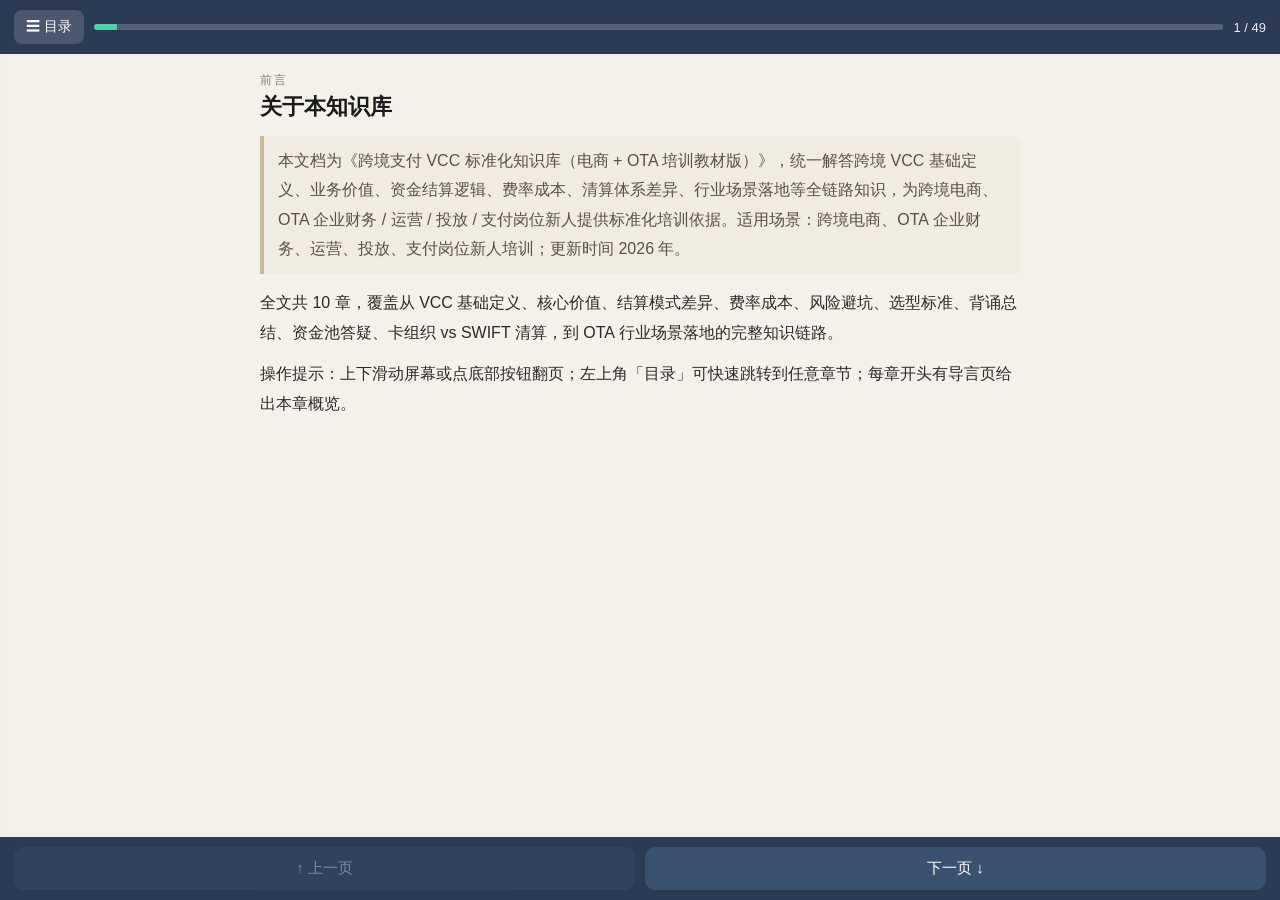
<file: vcc-h5.html>
<!DOCTYPE html>
<html lang="zh-CN">
<head>
<meta charset="UTF-8">
<meta name="viewport" content="width=device-width, initial-scale=1.0, viewport-fit=cover, maximum-scale=1.0, user-scalable=no">
<title>VCC 账户知识库 · 学习</title>
<style>
* { box-sizing: border-box; -webkit-tap-highlight-color: transparent; }
html, body { margin: 0; padding: 0; height: 100%; }
body { font-family: -apple-system, BlinkMacSystemFont, "Segoe UI", "PingFang SC", "Microsoft YaHei", sans-serif; background: #f4f1ea; color: #222; }
.app { display: flex; flex-direction: column; height: 100dvh; height: 100vh; }
.topbar { display: flex; align-items: center; gap: 10px; padding: 10px 14px; background: #2b3a55; color: #fff; flex: 0 0 auto; }
.topbar .icon { background: rgba(255,255,255,.15); color: #fff; border: none; border-radius: 8px; padding: 8px 12px; font-size: 14px; cursor: pointer; }
.progress { flex: 1; height: 6px; background: rgba(255,255,255,.2); border-radius: 4px; overflow: hidden; }
#progBar { height: 100%; width: 0; background: #4fd1a5; transition: width .2s; }
.pos { font-size: 13px; opacity: .9; white-space: nowrap; }
.viewer { flex: 1 1 auto; overflow-y: auto; -webkit-overflow-scrolling: touch; padding: 18px 16px 28px; touch-action: pan-y; }
.page { max-width: 760px; margin: 0 auto; }
.chap { font-size: 12px; letter-spacing: 2px; color: #8a7f6d; text-transform: uppercase; margin-bottom: 4px; }
.sec { font-size: 22px; line-height: 1.3; margin: 0 0 14px; color: #1a1a1a; }
.body { font-size: 16px; line-height: 1.85; color: #2a2a2a; }
.body p { margin: 0 0 12px; }
.body h3 { font-size: 18px; margin: 20px 0 8px; color: #244; }
.body h4 { font-size: 16px; margin: 16px 0 6px; color: #345; }
.body ul, .body ol { margin: 0 0 12px; padding-left: 22px; }
.body li { margin: 4px 0; }
.body strong { color: #b35c00; }
.body code { background: #eee; padding: 1px 5px; border-radius: 4px; font-size: 13px; }
.body pre { background: #1e293b; color: #e2e8f0; padding: 12px; border-radius: 8px; overflow-x: auto; font-size: 13px; }
.body pre code { background: none; padding: 0; color: inherit; }
.body blockquote { margin: 0 0 14px; padding: 10px 14px; background: #f0ece1; border-left: 4px solid #cbb994; color: #5a5142; border-radius: 0 8px 8px 0; }
.tbl-wrap { overflow-x: auto; margin: 0 0 14px; -webkit-overflow-scrolling: touch; }
.body table { border-collapse: collapse; width: 100%; font-size: 13.5px; background: #fff; }
.body th, .body td { border: 1px solid #ddd; padding: 7px 9px; text-align: left; vertical-align: top; }
.body th { background: #eef2f7; color: #334; font-weight: 600; white-space: nowrap; }
.nav { display: flex; align-items: center; gap: 10px; padding: 10px 14px; background: #2b3a55; color: #fff; flex: 0 0 auto; }
.nav button { flex: 1; background: #3c5070; color: #fff; border: none; border-radius: 10px; padding: 12px; font-size: 15px; cursor: pointer; }
.nav button:active { background: #4a618a; }
.nav button:disabled { opacity: .4; }
.toc-mask { position: fixed; inset: 0; background: rgba(0,0,0,.4); opacity: 0; visibility: hidden; transition: .25s; z-index: 20; }
.toc-mask.show { opacity: 1; visibility: visible; }
.toc { position: fixed; top: 0; left: 0; bottom: 0; width: 84%; max-width: 340px; background: #fff; transform: translateX(-105%); transition: .25s; z-index: 21; display: flex; flex-direction: column; box-shadow: 2px 0 16px rgba(0,0,0,.2); }
.toc.show { transform: translateX(0); }
.toc-head { padding: 16px; font-size: 17px; font-weight: 700; border-bottom: 1px solid #eee; color: #2b3a55; }
.toc-list { overflow-y: auto; padding: 8px 0 30px; flex: 1; }
.toc-chap { padding: 12px 16px; font-weight: 600; color: #2b3a55; display: flex; justify-content: space-between; align-items: center; cursor: pointer; }
.toc-chap .caret { transition: .2s; color: #999; }
.toc-chap.open .caret { transform: rotate(90deg); }
.toc-secs { display: none; padding: 0 0 6px; }
.toc-secs.open { display: block; }
.toc-sec { padding: 9px 16px 9px 30px; font-size: 14px; color: #555; cursor: pointer; border-left: 2px solid #eee; margin-left: 16px; }
.toc-sec:active { background: #f3f6fb; }
@media (prefers-color-scheme: dark) {
  body { background: #15181d; color: #d8dde3; }
  .sec { color: #f0f3f6; }
  .body { color: #c2c8cf; }
  .body strong { color: #f0ad4e; }
  .body blockquote { background: #1d2229; color: #a9b0b8; border-left-color: #3a4250; }
  .body table { background: #1b1f25; }
  .body th { background: #222831; color: #cdd; }
  .body td, .body th { border-color: #2c333c; }
  .body code { background: #222; }
  .toc { background: #1b1f25; }
  .toc-head { color: #cfe; border-color: #2c333c; }
  .toc-chap { color: #cfe; }
  .toc-sec { color: #aab; border-color: #2c333c; }
}
</style>
</head>
<body>
<div class="app">
<header class="topbar">
<button id="tocBtn" class="icon">☰ 目录</button>
<div class="progress"><div id="progBar"></div></div>
<div class="pos" id="posLabel">1 / 1</div>
</header>
<main class="viewer" id="viewer">
<article class="page">
<div class="chap" id="chapLabel"></div>
<h1 class="sec" id="secLabel"></h1>
<div class="body" id="bodyHtml"></div>
</article>
</main>
<footer class="nav">
<button id="prevBtn">↑ 上一页</button>
<button id="nextBtn">下一页 ↓</button>
</footer>
</div>
<div class="toc-mask" id="tocMask"></div>
<aside class="toc" id="toc">
<div class="toc-head">目录</div>
<div class="toc-list" id="tocList"></div>
</aside>
<script>
const PAGES = [{"intro": true, "title": "关于本知识库", "html": "<blockquote>本文档为《跨境支付 VCC 标准化知识库（电商 + OTA 培训教材版）》，统一解答跨境 VCC 基础定义、业务价值、资金结算逻辑、费率成本、清算体系差异、行业场景落地等全链路知识，为跨境电商、OTA 企业财务 / 运营 / 投放 / 支付岗位新人提供标准化培训依据。适用场景：跨境电商、OTA 企业财务、运营、投放、支付岗位新人培训；更新时间 2026 年。</blockquote>\n<p>全文共 10 章，覆盖从 VCC 基础定义、核心价值、结算模式差异、费率成本、风险避坑、选型标准、背诵总结、资金池答疑、卡组织 vs SWIFT 清算，到 OTA 行业场景落地的完整知识链路。</p>\n<p>操作提示：上下滑动屏幕或点底部按钮翻页；左上角「目录」可快速跳转到任意章节；每章开头有导言页给出本章概览。</p>"}, {"c": 1, "ct": "VCC 基础核心定义", "chapIntro": true, "html": "<blockquote>本章建立对 VCC 的整体认知：从「什么是 VCC」出发，延伸到其底层业务链路（资质 / 资金 / 记账 / 清算），以及必须牢记的核心基础认知——VCC 仅用于跨境对外付款，不可收款、不可透支。</blockquote>"}, {"c": 1, "ct": "VCC 基础核心定义", "s": "1.1", "st": "什么是 VCC？", "html": "<p><strong>VCC</strong> 全称 Virtual Credit Card（虚拟信用卡），是依托 Visa / Mastercard 卡组织网络发行的纯数字无实体卡片。<strong>跨境企业使用的 VCC 均为预付型虚拟卡</strong>，无银行授信、不可透支，遵循「先充值、后消费」规则。</p>\n<p>卡片仅包含卡号、有效期、CVV 安全码，无实体介质，支持批量开通、独立额度管控、API 智能化管理，是跨境矩阵运营专属支付工具。</p>"}, {"c": 1, "ct": "VCC 基础核心定义", "s": "1.2", "st": "VCC 底层业务链路", "html": "<ol>\n<li><strong>资质链路</strong>：国内服务商对接海外持牌 BIN 发卡机构，获取正规卡段发行权限；</li>\n<li><strong>资金链路</strong>：企业充值至服务商<strong>海外监管主资金池</strong>（真实资金存放账户）；</li>\n<li><strong>记账链路</strong>：从主资金池划拨额度，生成多张独立子 VCC，子卡仅为平台虚拟账本，无独立银行账户；</li>\n<li><strong>清算链路</strong>：消费时卡组织实时授权冻结额度，T+1~T+3 完成真实资金清算划付。</li>\n</ol>"}, {"c": 1, "ct": "VCC 基础核心定义", "s": "1.3", "st": "核心基础认知（必记）", "html": "<p>✅ VCC 核心用途：<strong>仅用于跨境对外付款</strong>（广告费、店铺月租、工具订阅、运营支出）</p>\n<p>❌ VCC 不可用：店铺货款收款、透支消费、对公大额货款结算</p>"}, {"c": 2, "ct": "跨境电商使用 VCC 的核心价值", "chapIntro": true, "html": "<blockquote>本章讲解 VCC 作为多店铺、矩阵投放跨境卖家刚需工具的四大痛点解决能力：账号防关联、分钟级批量开卡、精细化资金风险管控、全场景自动代扣、财务自动化对账。</blockquote>"}, {"c": 2, "ct": "跨境电商使用 VCC 的核心价值", "s": "2.1", "st": "核心价值1：账号防关联（第一刚需）", "html": "<p>亚马逊、TikTok Shop、Google / Meta 广告等平台风控严格，同一卡号绑定多个店铺 / 广告账号，会直接判定关联，导致封店、封账号、冻结资金。</p>\n<p>VCC 实现<strong>一店一卡、一号一卡</strong>，单张卡片、单个账号风险独立隔离，某一账号违规、被封，仅对应 VCC 额度受损，主资金池及其他店铺、账号完全不受影响。</p>"}, {"c": 2, "ct": "跨境电商使用 VCC 的核心价值", "s": "2.2", "st": "核心价值2：分钟级批量开卡，适配矩阵模式", "html": "<p>传统实体外币信用卡审批周期长、单人 / 企业持卡数量有限，无法适配几十、上百店铺的矩阵运营。</p>\n<p>企业版 VCC 支持 API 批量生成卡号，几分钟即可产出上百张独立卡片，快速完成多店铺、多广告账号的支付配置，适配规模化运营。</p>"}, {"c": 2, "ct": "跨境电商使用 VCC 的核心价值", "s": "2.3", "st": "核心价值3：精细化资金风险管控", "html": "<p>VCC 为预付模式，无透支风险，支持单卡自定义权限：总消费限额、单笔限额、单日限额、卡片有效期。</p>\n<ol>\n<li>运营人员仅可使用分配额度，无法触碰企业主资金池；</li>\n<li>杜绝平台超额扣费、盗刷带来的大额资金损失；</li>\n<li>店铺停用、账号废弃后，可直接冻结 / 注销 VCC，杜绝自动续费扣费。</li>\n</ol>"}, {"c": 2, "ct": "跨境电商使用 VCC 的核心价值", "s": "2.4", "st": "核心价值4：适配全场景海外自动代扣", "html": "<p>绝大多数海外电商平台、广告平台、SaaS 工具<strong>仅支持 Visa / Mastercard 绑卡自动续费</strong>，不支持对公 TT 转账。</p>\n<p>适配场景：店铺月租、FBA 仓储佣金、广告消耗、ERP / 选品工具订阅、海外服务商服务费、样品采购等高频小额支出。</p>"}, {"c": 2, "ct": "跨境电商使用 VCC 的核心价值", "s": "2.5", "st": "核心价值5：财务自动化对账，降低人工成本", "html": "<p>企业 VCC 提供完整 API 接口，支持开卡、冻卡、调额、交易流水实时回调，可对接企业 ERP、财务系统。</p>\n<p>实现「一卡对应一个店铺 / 账号」，流水自动归属业务单元，无需人工拆分混单账单，解决传统信用卡账单混乱、对账低效问题。</p>"}, {"c": 3, "ct": "VCC 与各类跨境支付渠道结算模式差异", "chapIntro": true, "html": "<blockquote>本章对比跨境主流付款渠道——VCC 虚拟卡、企业实体外币信用卡、离岸 / 香港 TT 电汇、第三方对公代付——四类渠道的底层结算逻辑、资金规则与核心特点，并给出差异总结。</blockquote>"}, {"c": 3, "ct": "VCC 与各类跨境支付渠道结算模式差异", "s": "3.1", "st": "VCC（预付虚拟信用卡）结算模式", "html": "<ul>\n<li><strong>资金流转</strong>：国内对公购汇 → 海外监管主资金池 → 子卡额度划拨 → 商户授权冻结 → 卡组织批量清算扣款</li>\n<li><strong>清算通道</strong>：Visa / Mastercard 卡组织网络（非 SWIFT）</li>\n<li><strong>资金占用</strong>：全额预付占用，资金锁定海外资金池，不消费不释放，额度隔离、风险可控</li>\n<li><strong>对账体系</strong>：双层对账（主资金池银行流水 + 单卡独立业务流水），天然按店铺 / 账号拆分成本</li>\n<li><strong>核心特点</strong>：支持自动代扣、批量开卡、风险隔离、自动化对账</li>\n</ul>"}, {"c": 3, "ct": "VCC 与各类跨境支付渠道结算模式差异", "s": "3.2", "st": "企业实体外币信用卡（授信卡）结算模式", "html": "<ul>\n<li><strong>资金流转</strong>：银行授信垫资 → 消费实时清算 → 账单日企业购汇还款</li>\n<li><strong>清算通道</strong>：Visa / Mastercard 卡组织网络</li>\n<li><strong>资金占用</strong>：零预付占用，银行授信垫付，次月还款</li>\n<li><strong>对账体系</strong>：单一总账单，多店铺、多业务流水混杂，需人工分摊成本</li>\n<li><strong>核心特点</strong>：无资金占用、退款简单，但无法批量开卡、无风险隔离、极易账号关联</li>\n</ul>"}, {"c": 3, "ct": "VCC 与各类跨境支付渠道结算模式差异", "s": "3.3", "st": "离岸 / 香港账户 TT 电汇结算模式", "html": "<ul>\n<li><strong>资金流转</strong>：国内购汇入离岸账户 → 手动 SWIFT 电汇至海外对公账户</li>\n<li><strong>清算通道</strong>：SWIFT 国际银行清算系统</li>\n<li><strong>资金占用</strong>：资金自由留存，付款时全额划出，无额度隔离机制</li>\n<li><strong>对账体系</strong>：单笔转账对应单条水单，无天然业务拆分，依赖人工备注对账</li>\n<li><strong>核心特点</strong>：仅支持主动转账，<strong>不支持平台自动代扣</strong>，小额付款成本极高</li>\n</ul>"}, {"c": 3, "ct": "VCC 与各类跨境支付渠道结算模式差异", "s": "3.4", "st": "第三方跨境对公代付结算模式", "html": "<ul>\n<li><strong>资金流转</strong>：国内充值第三方监管账户 → 平台轧差清算 → SWIFT / 本地清算代付至海外商户</li>\n<li><strong>清算通道</strong>：SWIFT + 海外本地清算（ACH / SEPA）</li>\n<li><strong>资金占用</strong>：充值资金可提现，付款全额划出，无业务额度隔离</li>\n<li><strong>对账体系</strong>：统一付款流水，仅可备注区分，无法精细化归属业务单元</li>\n<li><strong>核心特点</strong>：大额付款成本低，不支持广告、店铺月租自动绑卡扣费</li>\n</ul>"}, {"c": 3, "ct": "VCC 与各类跨境支付渠道结算模式差异", "s": "3.5", "st": "四大渠道核心结算差异总结", "html": "<ol>\n<li><strong>风险隔离</strong>：仅 VCC 实现账本级隔离，其余渠道风险集中、无隔离；</li>\n<li><strong>代扣能力</strong>：VCC / 实体卡支持自动订阅代扣，TT / 对公代付仅支持主动转账；</li>\n<li><strong>资金逻辑</strong>：VCC 预付锁资、实体卡授信垫资、TT / 代付随用随付；</li>\n<li><strong>对账颗粒度</strong>：VCC 精细化单业务对账，其余渠道均需人工处理；</li>\n<li><strong>自动化能力</strong>：仅 VCC 支持 API 批量操作，适配矩阵规模化运营。</li>\n</ol>"}, {"c": 4, "ct": "全渠道费率成本标准（2026 市场官方标准）", "chapIntro": true, "html": "<blockquote>本章给出 2026 年市场官方标准费率：VCC 按交易额百分比收费；TT / 代付以固定笔费为主；实体卡以年费 + 固定汇兑费为主。理解费率规律是选型与控本的基础。</blockquote>"}, {"c": 4, "ct": "全渠道费率成本标准（2026 市场官方标准）", "s": "4.1.1", "st": "头部合规 VCC（专属 BIN）", "html": "<ul>\n<li>开卡费：0 元 ｜ 管理费：0 元 ｜ 充值手续费：0%</li>\n<li>综合交易费率：<strong>0.4%–1.2%</strong>（月消耗越高，费率越低）</li>\n<li>换汇点差：0.2%–0.6%</li>\n<li>综合总成本：<strong>0.6%–1.8%</strong></li>\n<li>增值：部分支持广告返现，可抵扣部分成本；专属 BIN 风控稳定，不易封卡封号</li>\n</ul>\n<p>（代表：万里汇 / 空中云汇 / 派安盈企业版）</p>"}, {"c": 4, "ct": "全渠道费率成本标准（2026 市场官方标准）", "s": "4.1.2", "st": "中小低价 VCC（共享 BIN）", "html": "<ul>\n<li>开卡费：$1–$5 / 张 ｜ 部分含开户保证金</li>\n<li>充值手续费：0.5%–2% ｜ 交易费率：1.5%–3.5% ｜ 换汇点差：0.8%–2%</li>\n<li>综合总成本：<strong>2.5%–5%</strong></li>\n<li>缺点：共享 BIN 易被平台风控拦截、绑卡失败、账号受限，隐性成本极高</li>\n</ul>"}, {"c": 4, "ct": "全渠道费率成本标准（2026 市场官方标准）", "s": "4.2", "st": "企业实体外币信用卡费率", "html": "<ul>\n<li>年费：1000–3000 元 / 年 / 卡</li>\n<li>固定货币转换费：1.5%（卡组织标准，不可减免）</li>\n<li>换汇点差：0.3%–0.8%</li>\n<li>综合总成本：1.8%–2.3%</li>\n</ul>"}, {"c": 4, "ct": "全渠道费率成本标准（2026 市场官方标准）", "s": "4.3", "st": "离岸 / 香港 TT 电汇费率", "html": "<ul>\n<li>账户管理费：300–1000 港币 / 年（达标可免）</li>\n<li>汇出手续费：$15–30 / 笔 ｜ 中间行扣费：$15–30 / 笔（必扣）</li>\n<li>换汇点差：0.18%–0.6%</li>\n<li>成本特点：大额划算（万元美金级占比 0.4%），小额极贵（千元美金级占比 4%+）</li>\n</ul>"}, {"c": 4, "ct": "全渠道费率成本标准（2026 市场官方标准）", "s": "4.4", "st": "第三方对公代付费率", "html": "<ul>\n<li>开户管理费：0 元</li>\n<li>SWIFT 代付：$25–35 / 笔 ｜ 本地清算：$0–$5 / 笔</li>\n<li>换汇点差：0.2%–0.8%</li>\n<li>综合成本：大额 0.3%–1%，小额 3%–5%</li>\n</ul>"}, {"c": 5, "ct": "VCC 核心风险与避坑要点", "chapIntro": true, "html": "<blockquote>本章梳理 VCC 使用中的四类核心风险与避坑要点：合规风险、BIN 质量风险、退款财务风险、资金占用风险，帮助业务与财务避开最常见的坑。</blockquote>"}, {"c": 5, "ct": "VCC 核心风险与避坑要点", "s": "5.1", "st": "合规风险", "html": "<p>国内无机构可直接发行 Visa / Mastercard 虚拟卡，所有 VCC 均依托海外持牌 BIN 机构。非合规小服务商易出现 BIN 封禁、资金冻结、无法提现问题。</p>"}, {"c": 5, "ct": "VCC 核心风险与避坑要点", "s": "5.2", "st": "BIN 质量风险（最常见坑）", "html": "<ul>\n<li><strong>共享 BIN</strong>：大量卖家共用同一段卡段，极易被广告平台、电商平台标记为风险卡，导致绑卡失败、账号限流封禁；</li>\n<li><strong>专属 BIN</strong>：独立卡段，风控通过率高，是矩阵卖家刚需。</li>\n</ul>"}, {"c": 5, "ct": "VCC 核心风险与避坑要点", "s": "5.3", "st": "退款财务风险", "html": "<p>VCC 退款原路返回子卡，若子卡已注销，退款会滞留主资金池，形成挂账，需要人工调账，增加财务对账工作量。</p>"}, {"c": 5, "ct": "VCC 核心风险与避坑要点", "s": "5.4", "st": "资金占用风险", "html": "<p>VCC 为预付模式，资金长期锁定海外资金池，存在一定机会成本，不适合低频、小额偶尔付款场景。</p>"}, {"c": 6, "ct": "支付渠道选型标准（跨境电商专用）", "chapIntro": true, "html": "<blockquote>本章给出跨境电商支付渠道的选型标准，按业务场景匹配最优渠道，兼顾风险隔离、自动化与成本。</blockquote>"}, {"c": 6, "ct": "支付渠道选型标准（跨境电商专用）", "s": "6.1", "st": "支付渠道选型标准", "html": "<ol>\n<li><strong>多店铺矩阵、广告投放、高频订阅扣费</strong>：首选头部专属 BIN VCC（隔离风险、自动对账、综合成本可控）</li>\n<li><strong>单店小规模运营、低频海外消费</strong>：首选实体外币信用卡（零预付资金占用）</li>\n<li><strong>大额货款、物流、供应商 B2B 对公结算</strong>：首选离岸 TT 电汇（大额成本最低）</li>\n<li><strong>偶尔小额对公转账、无代扣需求</strong>：首选第三方跨境代付</li>\n</ol>"}, {"c": 7, "ct": "核心知识点极简总结（背诵版）", "chapIntro": true, "html": "<blockquote>本章为全文档核心知识点的极简背诵版，五条要点建议全员熟记。</blockquote>"}, {"c": 7, "ct": "核心知识点极简总结（背诵版）", "s": "7.1", "st": "核心知识点极简总结", "html": "<ol>\n<li><strong>VCC 本质</strong>：预付型虚拟卡，<strong>只付款、不收款</strong>，无透支、纯数字介质，依托卡组织网络完成境外扣费。</li>\n<li><strong>核心优势</strong>：一店一卡防关联、批量开卡、单卡精细化额度管控、适配海外自动代扣、财务对账自动化。</li>\n<li><strong>结算区别</strong>：走 Visa / Mastercard 卡组织清算而非 SWIFT，子卡仅为虚拟记账隔离，所有真实资金统一归集主资金池。</li>\n<li><strong>成本梯队</strong>：大额对公 TT 结算 ＜ 头部专属 BIN VCC ＜ 企业实体外币信用卡 ＜ 小额对公代付 / 杂牌共享 BIN VCC。</li>\n<li><strong>核心避坑点</strong>：矩阵多店铺、广告投放业务，必选<strong>专属 BIN</strong>，坚决拒绝风控不稳定的低价共享 BIN。</li>\n</ol>"}, {"c": 8, "ct": "VCC 资金池与子卡额度核心答疑（业务实操必懂）", "chapIntro": true, "html": "<blockquote>本章针对企业实操最常问的「子卡额度与主池本金关系、资金可提现性」做标准化定义，统一全员认知。</blockquote>"}, {"c": 8, "ct": "VCC 资金池与子卡额度核心答疑（业务实操必懂）", "s": "8.1", "st": "问题1：子账户授权金额是否等于主池本金？", "html": "<p><strong>结论：不等同、完全不相等（核心误区）。</strong> VCC 体系是「一本金池、多层虚拟额度」，子卡授权额度是记账数字，不是真实本金。</p>\n<p><strong>详细规则：</strong></p>\n<ol>\n<li>真实本金唯一载体：只有<strong>主资金池</strong>的充值金额是真实可提现、可清算的本金；所有子 VCC 无独立资金、无独立账户。</li>\n<li>子卡授权额度为「虚拟记账额度」：企业可自由给多张子卡分配额度，<strong>多张子卡额度累加可以大于主池本金</strong>（超额授信记账模式）。</li>\n<li>实际清算限制：无论子卡额度设置多高，<strong>最终实际扣款总额，无法超过主资金池真实本金余额</strong>。若主池本金不足，子卡会交易失败、授权报错。</li>\n</ol>\n<p><strong>通俗举例</strong>：主池真实本金 10000 美金，可给 10 张子卡各分配 2000 额度（总授权额度 20000 美金），账面超额授权，但所有子卡实际消费合计最多只能扣 10000 美金。</p>"}, {"c": 8, "ct": "VCC 资金池与子卡额度核心答疑（业务实操必懂）", "s": "8.2", "st": "问题2：子卡消费期间主本金可提走 / 转移吗？", "html": "<p><strong>结论：可以提现 / 划转，但存在交易失败、扣款异常风险，业务上禁止随意操作。</strong></p>\n<p><strong>详细规则：</strong></p>\n<ol>\n<li>权限层面：合规企业 VCC 主资金池支持<strong>随时提现、划转、结汇回流</strong>，无锁仓冻结机制，企业拥有完全资金支配权。</li>\n<li>交易机制冲突（关键）：VCC 消费分为「实时授权冻结」和「T+1~T+3 真实清算」两个阶段。\n<ul>\n<li>场景 A：用户消费已授权、资金已冻结在主池，此时提现不会成功，系统会拦截冻结资金转出；</li>\n<li>场景 B：用户已下单授权、但未完成清算、未冻结资金，此时若全额提走主池本金，会出现<strong>空头额度</strong>，后续商户清算扣款失败，导致广告断投、店铺欠费、账号违规。</li>\n</ul>\n</li>\n</ol>\n<p><strong>企业标准化操作规范：</strong></p>\n<ol>\n<li>投放 / 扣费业务进行中、子卡存在未结清授权订单时，<strong>禁止提现、划转主池资金</strong>；</li>\n<li>如需回款，需确认所有子卡「无未完成授权、无待清算交易」后再操作；</li>\n<li>日常运营需预留浮动备付金，避免主池本金清零导致批量交易失败。</li>\n</ol>"}, {"c": 8, "ct": "VCC 资金池与子卡额度核心答疑（业务实操必懂）", "s": "8.3", "st": "两大核心实操总结", "html": "<ol>\n<li>子卡额度是虚拟授权值，可超额分配，真实资金唯一以主池余额为准；</li>\n<li>主池资金可自由提现划转，但消费窗口期操作会引发批量扣款失败、业务中断，属于运营高危操作。</li>\n</ol>"}, {"c": 9, "ct": "VCC 卡组织清算 vs SWIFT 清算核心区别（必懂底层差异）", "chapIntro": true, "html": "<blockquote>本章辨析「Visa / Mastercard 卡组织清算（VCC 所用通道）」与「SWIFT 银行跨境清算（TT 电汇所用通道）」两套完全独立的全球资金体系，是跨境支付选型的核心底层依据。</blockquote>"}, {"c": 9, "ct": "VCC 卡组织清算 vs SWIFT 清算核心区别（必懂底层差异）", "s": "9.1", "st": "底层体系定义", "html": "<p><strong>1. VCC：卡组织清算网络（支付消费体系）</strong><br>依托 Visa、Mastercard 全球银行卡清算网络搭建，专为「线上消费、代扣、订阅扣费」设计的零售支付体系，交易主体是<strong>持卡人 → 商户</strong>，主打高频、小额、自动代扣、实时授权。</p>\n<p><strong>2. SWIFT：环球银行金融电信协会（银行对公结算体系）</strong><br>是全球银行间的通信报文系统，连接全球各家银行，专为「对公转账、资金划拨、贸易结算」设计，交易主体是<strong>银行 → 银行、企业对公 → 企业对公</strong>，主打大额、对公、手动主动转账。</p>"}, {"c": 9, "ct": "VCC 卡组织清算 vs SWIFT 清算核心区别（必懂底层差异）", "s": "9.2", "st": "十大核心维度对比", "html": "<div class=\"tbl-wrap\"><table>\n<thead><tr><th>对比维度</th><th>VCC（卡组织清算）</th><th>SWIFT（银行电汇清算）</th></tr></thead>\n<tbody>\n<tr><td>体系定位</td><td>零售消费支付体系</td><td>银行对公结算体系</td></tr>\n<tr><td>交易场景</td><td>广告扣费、店铺月租、SaaS 订阅、线上小额消费</td><td>货款结算、物流对公付款、大额跨境资金划转</td></tr>\n<tr><td>交易发起方式</td><td>商户主动代扣、自动续费</td><td>我方手动主动发起转账，不支持代扣</td></tr>\n<tr><td>交易时效</td><td>实时授权冻结，T+1~T+3 批量清算落地</td><td>人工提交，6–24 小时到账，节假日顺延</td></tr>\n<tr><td>费用模式</td><td>按交易额百分比收费，小额成本低、大额性价比一般</td><td>固定笔费 + 中间行费，大额划算、小额成本极高</td></tr>\n<tr><td>账号形态</td><td>卡号+CVV 虚拟介质，一业务一卡隔离风险</td><td>对公银行账号、SWIFT 码、开户行信息</td></tr>\n<tr><td>关联风控</td><td>平台强风控，卡号即风控维度，可完美防关联</td><td>无账号关联风控，仅核验对公账户信息</td></tr>\n<tr><td>退款机制</td><td>原路退回子卡/主资金池，自动化程度高</td><td>对公人工退款，周期 3–7 天，流程繁琐</td></tr>\n<tr><td>自动化能力</td><td>支持 API 批量开卡、调额、对账、自动扣费</td><td>纯人工操作，无法批量自动化适配矩阵业务</td></tr>\n<tr><td>资金隔离性</td><td>主池统一资金，子卡虚拟额度隔离，风险可控</td><td>全额划转，无任何业务资金隔离机制</td></tr>\n</tbody></table></div>"}, {"c": 9, "ct": "VCC 卡组织清算 vs SWIFT 清算核心区别（必懂底层差异）", "s": "9.3", "st": "最关键的业务核心区别（实操必记）", "html": "<p><strong>1. 代扣能力是本质壁垒</strong><br>所有海外广告平台（Meta / Google / TikTok）、电商平台、SaaS 工具，<strong>只认卡组织通道的自动代扣协议，不支持 SWIFT 对公转账绑定自动扣费</strong>。SWIFT 只能手动一笔笔转账，无法实现月租、广告费自动消耗续费，这也是矩阵卖家必须用 VCC 的核心底层原因。</p>\n<p><strong>2. 风控关联逻辑完全不同</strong><br>平台风控识别店铺 / 广告账号关联，核心抓取「支付卡号」，VCC 可无限生成独立卡号实现隔离；SWIFT 对公账户固定，所有店铺共用一个对公户转账，<strong>百分百判定关联</strong>，无法用于多矩阵运营。</p>\n<p><strong>3. 成本适配场景完全相反</strong><br>VCC 适合：高频、小额、持续扣费的运营支出；SWIFT 适合：低频、大额、一次性的对公货款、物流结算。</p>"}, {"c": 9, "ct": "VCC 卡组织清算 vs SWIFT 清算核心区别（必懂底层差异）", "s": "9.4", "st": "业务选型终极结论", "html": "<p>✅ 店铺运营、广告投放、订阅续费 → 必须用 <strong>VCC 卡组织清算</strong>（唯一适配方案）</p>\n<p>✅ 供应商货款、物流大额对公结算 → 必须用 <strong>SWIFT 电汇清算</strong>（成本最低、合规性最强）</p>"}, {"c": 10, "ct": "OTA 行业场景落地：同程旅游业务结算选型", "chapIntro": true, "html": "<blockquote>本章以同程旅游为代表的 OTA 业务为样本，结合境外资源采购、营销投放、运营支出等板块，明确跨境人民币、收结汇 / 购付汇、SWIFT 电汇、VCC 虚拟卡四类工具的精准适用场景与选型逻辑。</blockquote>"}, {"c": 10, "ct": "OTA 行业场景落地：同程旅游业务结算选型", "s": "10.1", "st": "同程旅游核心跨境业务范畴", "html": "<p>同程旅游跨境业务覆盖五大类，结算工具选型核心依据<strong>交易金额、频次、交易主体、代扣需求、合规要求</strong>五大维度判断：</p>\n<ol>\n<li><strong>资源采购类</strong>：境外酒店、国际机票、海外地接、玩乐产品的批量采购结算；</li>\n<li><strong>营销投放类</strong>：海外搜索引擎、社交媒体平台的旅游产品广告投放；</li>\n<li><strong>工具运营类</strong>：境外 SaaS 系统、技术服务、办公差旅等日常运营支出；</li>\n<li><strong>资金往来类</strong>：海外分支机构运营资金拨付、利润回流、保证金收付；</li>\n<li><strong>用户端类</strong>：海外用户预订收款、跨境退改款处理。</li>\n</ol>"}, {"c": 10, "ct": "OTA 行业场景落地：同程旅游业务结算选型", "s": "10.2", "st": "跨境人民币结算 适用场景", "html": "<p>跨境人民币结算是以人民币计价并完成跨境收付的结算方式，依托 CIPS 等通道完成资金划转，无需经过购汇、结汇环节，可直接规避汇率波动风险。</p>\n<p><strong>核心适用场景：</strong></p>\n<ol>\n<li><strong>长期合作供应商的资源采购</strong>：与港澳、东南亚等地区的酒店、地接社、玩乐服务商约定以人民币计价结算时，直接通过跨境人民币通道支付采购款，无需办理购汇，简化财务核销流程，锁定采购成本。</li>\n<li><strong>境外分支机构资金往来</strong>：向海外子公司、合资公司注资、拨付运营资金，或接收境外子公司利润回流时，若双方主体均支持人民币账户，可直接通过跨境人民币完成资金划转。</li>\n<li><strong>支持人民币计价的服务类支出</strong>：部分亚洲地区的营销服务、技术服务、法律咨询等费用，合作方接受人民币收款的场景，优先使用跨境人民币结算。</li>\n</ol>"}, {"c": 10, "ct": "OTA 行业场景落地：同程旅游业务结算选型", "s": "10.3", "st": "收结汇与购付汇 适用场景", "html": "<p>收结汇、购付汇是跨境外汇收支的合规办理流程，而非独立支付通道，是企业开展所有外币跨境业务的必备合规环节，需遵循国家外汇管理规定执行。</p>\n<p><strong>1. 收结汇（外汇收款 → 结汇为人民币）</strong></p>\n<ul>\n<li>海外用户通过国际信用卡、境外本地支付工具预订旅游产品的外币收款，完成外汇申报后结汇为人民币入账；</li>\n<li>境外合作方退回的保证金、预付款项等外汇收入，按监管要求办理结汇；</li>\n<li>境外子公司利润、投资收益汇回国内时的结汇操作。</li>\n</ul>\n<p><strong>2. 购付汇（人民币购汇 → 对外支付）</strong></p>\n<ul>\n<li>向境外供应商支付外币采购款、服务费前，用人民币购买对应币种外汇，再通过 SWIFT 等通道完成对外支付；</li>\n<li>所有外币对公付款、境外运营支出，均需先完成购付汇合规审核与购汇操作，再执行资金划转。</li>\n</ul>"}, {"c": 10, "ct": "OTA 行业场景落地：同程旅游业务结算选型", "s": "10.4", "st": "SWIFT 跨境电汇 适用场景", "html": "<p>SWIFT 是依托全球银行间报文网络的对公跨境转账通道，以固定笔费为核心收费模式，适合大额、低频、对公主体的 B2B 结算，合规性强、可提供正式银行水单。</p>\n<p><strong>核心适用场景：</strong></p>\n<ol>\n<li><strong>大额境外资源对公结算</strong>：与国际酒店集团、境外航司、大型地接社的月度 / 季度采购货款结算，单笔金额大、交易频次低，走 SWIFT 对公电汇综合成本最低，且可提供正规银行水单用于财务核销与税务申报。</li>\n<li><strong>境外机构运营类对公支出</strong>：海外分公司的场地租金、人员工资批量发放、当地合规服务费、审计法律咨询费等对公支出，通过 SWIFT 拨付运营资金至境外对公账户。</li>\n<li><strong>大额保证金、预付款支付</strong>：向核心资源供应商支付的合作保证金、大额预付款，需正规银行转账凭证的场景，均通过 SWIFT 完成。</li>\n</ol>\n<p><strong>选型逻辑</strong>：此类场景金额高、对公主体明确、需合规凭证；若使用 VCC 会产生高额百分比手续费，且无法满足对公结算与财务核销要求。</p>"}, {"c": 10, "ct": "OTA 行业场景落地：同程旅游业务结算选型", "s": "10.5", "st": "VCC 虚拟信用卡 适用场景", "html": "<p>VCC 是预付型虚拟卡，依托 Visa / Mastercard 卡组织网络，支持自动代扣、批量开卡、额度隔离，适合小额、高频、消费类的支出场景。</p>\n<p><strong>核心适用场景：</strong></p>\n<ol>\n<li><strong>海外数字营销投放</strong>：在 Google、Meta、TikTok 等海外平台投放旅游产品广告时，采用「一广告账户一张 VCC」的模式，实现账号风险隔离，支持自动代扣实时扣费，适配广告消耗的高频波动需求，可通过 API 对接内部投放系统实现自动化管理。</li>\n<li><strong>境外 SaaS 与工具订阅</strong>：海外预订系统、客服工单系统、数据分析工具、风控服务等 SaaS 产品的月度 / 年度订阅续费，绑定 VCC 实现自动扣款，避免订阅中断；单卡对应单工具，便于财务按部门、按业务线归属核算费用。</li>\n<li><strong>小额零散采购与临时支出</strong>：海外当地临时物料采购、小额地接服务补款、紧急票务采购等零散、小额、高频的支出场景，无需走繁琐的对公电汇审批流程，用 VCC 支付效率更高，且可管控单笔、单日额度，防范超额支出。</li>\n<li><strong>海外员工差旅与办公零星支出</strong>：为境外运营、出差人员分配独立子 VCC，设置单卡月度额度，用于差旅酒店、交通、办公零星消费，无需员工个人垫资；财务可实时查看流水，费用管控更精细，对账更高效。</li>\n</ol>\n<p><strong>选型逻辑</strong>：此类场景小额、高频、需自动代扣；若使用 SWIFT 电汇，固定手续费占比高、流程长、效率低，无法满足自动续费与实时扣费需求。</p>"}, {"c": 10, "ct": "OTA 行业场景落地：同程旅游业务结算选型", "s": "10.6", "st": "同程场景选型速查表", "html": "<div class=\"tbl-wrap\"><table>\n<thead><tr><th>结算方式</th><th>核心适用场景</th><th>选型核心原因</th><th>不适用场景</th></tr></thead>\n<tbody>\n<tr><td>跨境人民币</td><td>港澳东南亚人民币计价采购、境外子公司人民币资金往来</td><td>无需购汇结汇，规避汇率风险，流程简便</td><td>不接受人民币计价的境外供应商</td></tr>\n<tr><td>收结汇 / 购付汇</td><td>所有外汇收支的合规办理</td><td>外汇监管强制流程，配套其他支付通道使用</td><td>非独立支付通道，不可单独完成资金划转</td></tr>\n<tr><td>SWIFT 电汇</td><td>大额酒店 / 航司采购、境外分公司运营资金、保证金支付</td><td>大额成本低、合规性强、有正式银行水单</td><td>小额高频支出、需自动代扣的订阅 / 广告场景</td></tr>\n<tr><td>VCC 虚拟卡</td><td>海外广告投放、SaaS 工具订阅、零星采购、员工差旅</td><td>自动代扣、批量开卡、风险隔离、精细化额度管控</td><td>大额对公采购、需银行水单核销的 B2B 结算</td></tr>\n</tbody></table></div>"}, {"c": 10, "ct": "OTA 行业场景落地：同程旅游业务结算选型", "s": "10.7", "st": "OTA 行业结算选型核心原则", "html": "<ol>\n<li>大额 B2B 对公结算优先选择「购付汇 + SWIFT 电汇」，综合成本最低、合规性最强；</li>\n<li>小额高频、需自动代扣的运营类支出优先选择 VCC，兼顾效率、风险隔离与财务核算；</li>\n<li>合作方支持人民币结算时优先使用跨境人民币，直接规避汇率波动风险；</li>\n<li>所有外汇收支严格遵循收结汇、购付汇合规流程，满足外汇监管要求。</li>\n</ol>"}];
const TOC = [{"num": 1, "title": "VCC 基础核心定义", "sections": [{"s": "", "st": "本章导言", "idx": 1}, {"s": "1.1", "st": "什么是 VCC？", "idx": 2}, {"s": "1.2", "st": "VCC 底层业务链路", "idx": 3}, {"s": "1.3", "st": "核心基础认知（必记）", "idx": 4}]}, {"num": 2, "title": "跨境电商使用 VCC 的核心价值", "sections": [{"s": "", "st": "本章导言", "idx": 5}, {"s": "2.1", "st": "核心价值1：账号防关联", "idx": 6}, {"s": "2.2", "st": "核心价值2：分钟级批量开卡", "idx": 7}, {"s": "2.3", "st": "核心价值3：精细化资金风险管控", "idx": 8}, {"s": "2.4", "st": "核心价值4：适配全场景海外自动代扣", "idx": 9}, {"s": "2.5", "st": "核心价值5：财务自动化对账", "idx": 10}]}, {"num": 3, "title": "VCC 与各类跨境支付渠道结算模式差异", "sections": [{"s": "", "st": "本章导言", "idx": 11}, {"s": "3.1", "st": "VCC（预付虚拟信用卡）结算模式", "idx": 12}, {"s": "3.2", "st": "企业实体外币信用卡（授信卡）结算模式", "idx": 13}, {"s": "3.3", "st": "离岸 / 香港账户 TT 电汇结算模式", "idx": 14}, {"s": "3.4", "st": "第三方跨境对公代付结算模式", "idx": 15}, {"s": "3.5", "st": "四大渠道核心结算差异总结", "idx": 16}]}, {"num": 4, "title": "全渠道费率成本标准（2026 市场官方标准）", "sections": [{"s": "", "st": "本章导言", "idx": 17}, {"s": "4.1.1", "st": "头部合规 VCC（专属 BIN）", "idx": 18}, {"s": "4.1.2", "st": "中小低价 VCC（共享 BIN）", "idx": 19}, {"s": "4.2", "st": "企业实体外币信用卡费率", "idx": 20}, {"s": "4.3", "st": "离岸 / 香港 TT 电汇费率", "idx": 21}, {"s": "4.4", "st": "第三方对公代付费率", "idx": 22}]}, {"num": 5, "title": "VCC 核心风险与避坑要点", "sections": [{"s": "", "st": "本章导言", "idx": 23}, {"s": "5.1", "st": "合规风险", "idx": 24}, {"s": "5.2", "st": "BIN 质量风险（最常见坑）", "idx": 25}, {"s": "5.3", "st": "退款财务风险", "idx": 26}, {"s": "5.4", "st": "资金占用风险", "idx": 27}]}, {"num": 6, "title": "支付渠道选型标准（跨境电商专用）", "sections": [{"s": "", "st": "本章导言", "idx": 28}, {"s": "6.1", "st": "支付渠道选型标准", "idx": 29}]}, {"num": 7, "title": "核心知识点极简总结（背诵版）", "sections": [{"s": "", "st": "本章导言", "idx": 30}, {"s": "7.1", "st": "核心知识点极简总结", "idx": 31}]}, {"num": 8, "title": "VCC 资金池与子卡额度核心答疑（业务实操必懂）", "sections": [{"s": "", "st": "本章导言", "idx": 32}, {"s": "8.1", "st": "问题1：子账户授权金额是否等于主池本金？", "idx": 33}, {"s": "8.2", "st": "问题2：子卡消费期间主本金可提走 / 转移吗？", "idx": 34}, {"s": "8.3", "st": "两大核心实操总结", "idx": 35}]}, {"num": 9, "title": "VCC 卡组织清算 vs SWIFT 清算核心区别（必懂底层差异）", "sections": [{"s": "", "st": "本章导言", "idx": 36}, {"s": "9.1", "st": "底层体系定义", "idx": 37}, {"s": "9.2", "st": "十大核心维度对比", "idx": 38}, {"s": "9.3", "st": "最关键的业务核心区别（实操必记）", "idx": 39}, {"s": "9.4", "st": "业务选型终极结论", "idx": 40}]}, {"num": 10, "title": "OTA 行业场景落地：同程旅游业务结算选型", "sections": [{"s": "", "st": "本章导言", "idx": 41}, {"s": "10.1", "st": "同程旅游核心跨境业务范畴", "idx": 42}, {"s": "10.2", "st": "跨境人民币结算 适用场景", "idx": 43}, {"s": "10.3", "st": "收结汇与购付汇 适用场景", "idx": 44}, {"s": "10.4", "st": "SWIFT 跨境电汇 适用场景", "idx": 45}, {"s": "10.5", "st": "VCC 虚拟信用卡 适用场景", "idx": 46}, {"s": "10.6", "st": "同程场景选型速查表", "idx": 47}, {"s": "10.7", "st": "OTA 行业结算选型核心原则", "idx": 48}]}];

var cur = 0;
var N = PAGES.length;
var viewer = document.getElementById('viewer');
var bodyHtml = document.getElementById('bodyHtml');
var chapLabel = document.getElementById('chapLabel');
var secLabel = document.getElementById('secLabel');
var posLabel = document.getElementById('posLabel');
var progBar = document.getElementById('progBar');
var prevBtn = document.getElementById('prevBtn');
var nextBtn = document.getElementById('nextBtn');

function render() {
  var p = PAGES[cur];
  if (p.intro) { chapLabel.textContent = '前言'; secLabel.textContent = p.title; }
  else if (p.chapIntro) { chapLabel.textContent = '第' + p.c + '章 · ' + p.ct; secLabel.textContent = '本章导言'; }
  else { chapLabel.textContent = '第' + p.c + '章 · ' + p.ct; secLabel.textContent = p.s + ' ' + p.st; }
  bodyHtml.innerHTML = p.html;
  posLabel.textContent = (cur + 1) + ' / ' + N;
  progBar.style.width = ((cur + 1) / N * 100) + '%';
  viewer.scrollTop = 0;
  prevBtn.disabled = (cur === 0);
  nextBtn.disabled = (cur === N - 1);
}
function go(d) { cur = Math.max(0, Math.min(N - 1, cur + d)); render(); }
prevBtn.onclick = function () { go(-1); };
nextBtn.onclick = function () { go(1); };

var sy = 0, sT = 0;
viewer.addEventListener('touchstart', function (e) { sy = e.touches[0].clientY; sT = Date.now(); }, { passive: true });
viewer.addEventListener('touchend', function (e) {
  var dy = e.changedTouches[0].clientY - sy;
  var dt = Date.now() - sT;
  if (Math.abs(dy) > 50 && dt < 800) { go(dy < 0 ? 1 : -1); }
}, { passive: true });
document.addEventListener('keydown', function (e) {
  if (e.key === 'ArrowRight' || e.key === 'ArrowDown' || e.key === ' ') { e.preventDefault(); go(1); }
  else if (e.key === 'ArrowLeft' || e.key === 'ArrowUp') { e.preventDefault(); go(-1); }
});

var tocEl = document.getElementById('tocList');
var tocMask = document.getElementById('tocMask');
var toc = document.getElementById('toc');
function buildToc() {
  var html = '';
  for (var i = 0; i < TOC.length; i++) {
    var ch = TOC[i];
    html += '<div class="toc-chap" data-i="' + i + '"><span>第' + ch.num + '章 ' + ch.title + '</span><span class="caret">›</span></div>';
    html += '<div class="toc-secs" data-secs="' + i + '">';
    for (var j = 0; j < ch.sections.length; j++) {
      var sec = ch.sections[j];
      html += '<div class="toc-sec" data-idx="' + sec.idx + '">' + (sec.s ? sec.s + ' ' : '') + sec.st + '</div>';
    }
    html += '</div>';
  }
  tocEl.innerHTML = html;
  var chaps = tocEl.querySelectorAll('.toc-chap');
  chaps.forEach(function (c) {
    c.onclick = function () {
      c.classList.toggle('open');
      var si = c.getAttribute('data-i');
      var secs = tocEl.querySelector('.toc-secs[data-secs="' + si + '"]');
      secs.classList.toggle('open');
    };
  });
  var secsBtns = tocEl.querySelectorAll('.toc-sec');
  secsBtns.forEach(function (s) {
    s.onclick = function () { cur = parseInt(s.getAttribute('data-idx'), 10); render(); closeToc(); };
  });
}
function openToc() { toc.classList.add('show'); tocMask.classList.add('show'); }
function closeToc() { toc.classList.remove('show'); tocMask.classList.remove('show'); }
document.getElementById('tocBtn').onclick = openToc;
tocMask.onclick = closeToc;
buildToc();
render();

</script>
</body>
</html>
</file>
<file: style.css>
:root {
  --bg: #0a0b0e;
  --bg-soft: #0e0f13;
  --card: #141519;
  --card-hover: #181a20;
  --border: rgba(255, 255, 255, 0.07);
  --border-strong: rgba(255, 255, 255, 0.14);
  --text: #e9eaed;
  --text-soft: #8b8f98;
  --text-faint: #5c606a;
  --accent: #6c8cff;
  --accent-dim: rgba(108, 140, 255, 0.65);
  --accent-soft: rgba(108, 140, 255, 0.10);
  --probiotic: #4ecdc4;
  --shadow: 0 10px 40px rgba(0, 0, 0, 0.5);
  --radius: 16px;
  --mono: "JetBrains Mono", "SF Mono", ui-monospace, "Cascadia Code", Menlo, Consolas, monospace;
  --sans: -apple-system, BlinkMacSystemFont, "PingFang SC", "Microsoft YaHei", "Segoe UI", sans-serif;
}

/* 浅色极简变体 */
[data-theme="light"] {
  --bg: #f4f5f7;
  --bg-soft: #eef0f3;
  --card: #ffffff;
  --card-hover: #fbfbfd;
  --border: rgba(15, 23, 42, 0.08);
  --border-strong: rgba(15, 23, 42, 0.16);
  --text: #1a1d23;
  --text-soft: #6b7280;
  --text-faint: #9aa1ac;
  --accent: #4b6cf0;
  --accent-dim: rgba(75, 108, 240, 0.7);
  --accent-soft: rgba(75, 108, 240, 0.08);
  --probiotic: #17a398;
  --shadow: 0 8px 30px rgba(15, 23, 42, 0.08);
}

* { box-sizing: border-box; margin: 0; padding: 0; }

body {
  font-family: var(--sans);
  color: var(--text);
  background:
    radial-gradient(1100px 620px at 50% -22%, var(--accent-soft), transparent 62%),
    linear-gradient(180deg, var(--bg-soft), var(--bg) 55%, var(--bg));
  min-height: 100vh;
  padding: 0;
  position: relative;
  overflow-x: hidden;
  transition: background 0.4s ease, color 0.3s ease;
  -webkit-font-smoothing: antialiased;
  text-rendering: optimizeLegibility;
}

/* 极淡网格，仅作秩序感，不喧宾夺主 */
.grid-bg {
  position: fixed; inset: 0; z-index: 0; pointer-events: none;
  background-image:
    linear-gradient(rgba(255, 255, 255, 0.022) 1px, transparent 1px),
    linear-gradient(90deg, rgba(255, 255, 255, 0.022) 1px, transparent 1px);
  background-size: 46px 46px;
  -webkit-mask-image: radial-gradient(circle at 50% 22%, #000 0%, transparent 75%);
  mask-image: radial-gradient(circle at 50% 22%, #000 0%, transparent 75%);
}

.topbar, .grid, .footer { position: relative; z-index: 1; }

.topbar {
  position: sticky; top: 0; z-index: 10;
  display: flex; align-items: center; justify-content: flex-end;
  padding: 14px 24px; gap: 8px;
  background: var(--bg-soft);
  border-bottom: 1px solid var(--border);
}
.brand { display: flex; align-items: center; gap: 12px; }
.brand-logo { color: var(--accent); display: flex; align-items: center; }
.brand-logo svg { width: 26px; height: 26px; display: block; }
.brand-text strong {
  font-size: 19px; letter-spacing: 0.5px; font-weight: 700;
  color: var(--text);
}
.brand-text small { display: block; color: var(--text-faint); font-size: 11px; letter-spacing: 1px; font-family: var(--mono); margin-top: 1px; }

.topbar-actions { display: flex; align-items: center; gap: 8px; }
.icon-btn {
  width: 40px; height: 40px; border-radius: 11px;
  border: 1px solid var(--border); background: var(--card);
  font-size: 16px; cursor: pointer;
  display: flex; align-items: center; justify-content: center;
  color: var(--text-soft); transition: all 0.2s ease;
}
.icon-btn:hover { border-color: var(--border-strong); color: var(--text); background: var(--card-hover); }
.sync-pill {
  font-size: 11px; padding: 7px 12px; border-radius: 20px; font-family: var(--mono); letter-spacing: 0.4px;
  background: var(--card); border: 1px solid var(--border);
  color: var(--text-faint); white-space: nowrap;
}
.sync-pill.syncing { color: var(--accent); border-color: var(--accent-dim); }
.sync-pill.ok { color: #36c08a; border-color: rgba(54, 192, 138, 0.45); }
.sync-pill.err { color: #e06a6a; border-color: rgba(224, 106, 106, 0.45); }
.sync-pill.warn { color: #e0a44a; border-color: rgba(224, 164, 74, 0.45); }

/* 内存指示器：显示当前已加载的内嵌页面数，点击一键释放后台页面 */
.mem-pill {
  font-size: 11px; padding: 7px 11px; border-radius: 20px; font-family: var(--mono); letter-spacing: 0.4px;
  background: var(--card); border: 1px solid var(--border);
  color: var(--text-faint); white-space: nowrap; cursor: pointer; user-select: none;
  transition: color 0.15s ease, border-color 0.15s ease, background 0.15s ease;
}
.mem-pill:hover { color: var(--text); border-color: var(--border-strong); background: var(--card-hover); }
.mem-pill.mem-hot { color: #e0a44a; border-color: rgba(224, 164, 74, 0.45); }

.grid {
  display: grid; grid-template-columns: repeat(auto-fit, minmax(300px, 1fr));
  gap: 18px; width: 100%; max-width: 1180px; margin: 0 auto; min-width: 0;
  align-items: start;
}

.card {
  position: relative;
  background: var(--card); border: 1px solid var(--border);
  border-radius: var(--radius); padding: 22px;
  box-shadow: var(--shadow);
  display: flex; flex-direction: column; gap: 14px;
  animation: pop 0.5s ease backwards;
  transition: transform 0.22s ease, border-color 0.22s ease, background 0.22s ease;
}
.card:hover { transform: translateY(-3px); border-color: var(--border-strong); background: var(--card-hover); }
/* 卡片高度拖拽：默认裁剪避免溢出；新闻保持可见以保留内嵌应用的浮层 */
.card { overflow: hidden; }
.news-card { overflow: visible; }
.card-resize-handle {
  position: absolute; left: 0; right: 0; bottom: 0; height: 10px;
  cursor: ns-resize; z-index: 6; opacity: 0; transition: opacity 0.15s ease;
  touch-action: none; /* 触屏拖拽调高度时阻止页面滚动抢手势 */
  background: linear-gradient(to bottom, transparent 0 3px, var(--border) 3px 5px, transparent 5px 10px);
}
.card:hover .card-resize-handle, .card-resize-handle:active { opacity: 0.9; }
.card-resize-handle:hover { background: linear-gradient(to bottom, transparent 0 3px, var(--accent) 3px 5px, transparent 5px 10px); }
@keyframes pop { from { opacity: 0; transform: translateY(12px); } to { opacity: 1; transform: none; } }
.card:nth-child(2) { animation-delay: 0.05s; }
.card:nth-child(3) { animation-delay: 0.1s; }
.card:nth-child(4) { animation-delay: 0.15s; }
.card:nth-child(5) { animation-delay: 0.2s; }
.card:nth-child(6) { animation-delay: 0.25s; }
.card:nth-child(7) { animation-delay: 0.3s; }

.card-head { display: flex; align-items: center; justify-content: space-between; }
.card-head h2 {
  font-size: 14px; font-weight: 600; letter-spacing: 0.3px;
  display: flex; align-items: center; gap: 9px; color: var(--text);
}
.card-head h2::before {
  content: ""; width: 3px; height: 14px; border-radius: 2px;
  background: var(--accent); display: inline-block; opacity: 0.9;
}
.badge {
  font-family: var(--mono); font-size: 11px; padding: 2px 10px; border-radius: 20px;
  background: var(--accent-soft); color: var(--accent-dim); border: 1px solid var(--border);
}
.text-btn { background: none; border: none; color: var(--text-soft); font-size: 12px; cursor: pointer; font-family: var(--mono); letter-spacing: 0.4px; transition: color 0.2s; }
.text-btn:hover { color: var(--accent); }

/* HERO */
.hero { flex-direction: row; align-items: center; justify-content: space-between; position: relative; z-index: 2; }
.hero h1 {
  font-size: clamp(22px, 3.4vw, 30px); font-weight: 700; letter-spacing: 0.2px;
  color: var(--text);
}
.hero-date { color: var(--text-soft); margin-top: 7px; font-size: 13px; font-family: var(--mono); letter-spacing: 0.4px; }
.hero-right { text-align: right; position: relative; }
/* 问候语左侧：只读宠物状态小方块（镜像宠物模块当前状态图） */
.hero-greet-row { display: flex; align-items: center; gap: 14px; min-width: 0; }
.hero-greet-text { min-width: 0; }
.hero-pet { flex: none; width: 52px; height: 52px; border-radius: 14px; overflow: hidden; background: var(--bg-card-hover); display: flex; align-items: center; justify-content: center; box-shadow: 0 2px 8px rgba(0,0,0,.08); }
.hero-pet img { width: 100%; height: 100%; object-fit: cover; display: block; }
.hero-pet.empty img { display: none; }
.hero-pet.empty::after { content: "🐾"; font-size: 24px; line-height: 1; }
.weather-wrap { position: relative; display: inline-block; }
.clock {
  font-family: var(--mono); font-size: clamp(28px, 4.5vw, 44px); font-weight: 600;
  color: var(--text); letter-spacing: 1px; font-variant-numeric: tabular-nums;
}
.clock .sec { color: var(--accent); }
.clock .sec.unread { color: #2ecc71; }  /* 有未读发布消息 → 秒针变绿 */
.weather { color: var(--text-soft); font-size: 13px; margin-top: 7px; font-family: var(--mono); cursor: pointer; display: inline-block; }
.weather-hint { font-size: 10px; opacity: 0.55; margin-left: 2px; }
.weather-pop {
  position: fixed; top: 0; left: 0; z-index: 9999;
  width: 330px; max-width: 86vw; max-height: 80vh; overflow-y: auto; display: none;
  background: var(--card); border: 1px solid var(--border-strong);
  border-radius: 14px; padding: 14px 16px; box-shadow: var(--shadow);
  text-align: left; animation: pop 0.22s ease;
}
.weather-pop.show { display: block; }
.wx-city { font-size: 11px; color: var(--text-faint); margin-left: 2px; white-space: nowrap; }
.wx-city-bar { display: flex; align-items: center; gap: 6px; font-size: 13px; color: var(--text); margin-bottom: 10px; }
.wx-pin { font-size: 12px; }
.wx-city-name { font-weight: 600; }
.wx-city-btn { margin-left: auto; font-size: 11px; padding: 3px 8px; border-radius: 8px; border: 1px solid var(--border); background: var(--bg-soft); color: var(--text-soft); cursor: pointer; transition: border-color 0.2s, color 0.2s; }
.wx-city-btn:hover { border-color: var(--accent); color: var(--accent); }
.wx-city-search { margin-bottom: 10px; }
.wx-city-input { width: 100%; box-sizing: border-box; padding: 7px 10px; border-radius: 9px; border: 1px solid var(--border); background: var(--bg-soft); color: var(--text); font-size: 13px; outline: none; }
.wx-city-input:focus { border-color: var(--accent); }
.wx-city-list { margin-top: 6px; display: flex; flex-direction: column; gap: 2px; max-height: 184px; overflow-y: auto; }
.wx-city-item { padding: 7px 9px; border-radius: 8px; font-size: 13px; cursor: pointer; transition: background 0.15s, color 0.15s; }
.wx-city-item:hover { background: var(--bg-soft); color: var(--accent); }
.wx-city-sub { font-size: 11px; color: var(--text-faint); }
.wx-city-empty { padding: 7px 9px; font-size: 12px; color: var(--text-faint); }
.wx-day { cursor: pointer; border-radius: 8px; padding: 2px 4px; transition: background 0.15s; }
.wx-day:hover { background: var(--bg-soft); }
.wx-day.active { background: color-mix(in srgb, var(--accent) 14%, transparent); }
.wx-day.active .wx-d { color: var(--accent); }
.wx-empty { font-size: 12px; color: var(--text-faint); }
.wx-sec-title { font-size: 12px; color: var(--text-soft); font-family: var(--mono); letter-spacing: 0.5px; margin: 2px 0 9px; }
.wx-sec-title:not(:first-child) { margin-top: 16px; }
.wx-hourly { display: flex; gap: 8px; overflow-x: auto; padding-bottom: 6px; }
.wx-hour { display: flex; flex-direction: column; align-items: center; gap: 5px; min-width: 44px; }
.wx-h { font-size: 11px; color: var(--text-faint); font-family: var(--mono); }
.wx-ico { font-size: 18px; }
.wx-t { font-size: 13px; font-family: var(--mono); color: var(--text); }
.wx-daily { display: flex; flex-direction: column; gap: 7px; }
.wx-day { display: grid; grid-template-columns: 46px 26px 1fr; align-items: center; gap: 8px; font-size: 13px; }
.wx-d { color: var(--text-soft); display: flex; flex-direction: column; line-height: 1.25; }
.wx-date { font-size: 10px; color: var(--text-faint); opacity: 0.75; font-family: var(--mono); }
.wx-range { text-align: right; font-family: var(--mono); }
.wx-lo { color: var(--text-faint); }
.wx-hi { color: var(--accent); }

/* 今日 6 段卡片 */
.wx-segs { display: grid; grid-template-columns: repeat(3, 1fr); gap: 8px; }
.wx-seg { background: var(--bg-soft); border: 1px solid var(--border); border-radius: 10px; padding: 8px 6px; text-align: center; transition: opacity 0.2s; }
.wx-seg.past { opacity: 0.45; }
.wx-seg-h { display: flex; align-items: center; justify-content: center; gap: 4px; margin-bottom: 3px; }
.wx-seg-name { font-size: 12px; color: var(--text-soft); }
.wx-seg-ico { font-size: 16px; }
.wx-seg-t { font-size: 14px; font-family: var(--mono); color: var(--text); }
.wx-seg-tip { font-size: 10px; color: #e67e22; margin-top: 2px; line-height: 1.2; }
.wx-feel { display: block; font-size: 10px; color: var(--text-faint); font-family: var(--mono); margin-top: 2px; }
.wx-feel-top { font-size: 12px; color: var(--text-faint); }
@media (max-width: 400px) { .wx-segs { grid-template-columns: repeat(2, 1fr); } }

/* TODO */
.todo-form { display: flex; gap: 8px; }
.todo-form input {
  flex: 1; padding: 10px 14px; border-radius: 10px;
  border: 1px solid var(--border); background: rgba(255, 255, 255, 0.02);
  font-size: 14px; color: var(--text); outline: none; font-family: var(--sans);
  transition: border-color 0.2s, background 0.2s;
}
[data-theme="light"] .todo-form input { background: rgba(15, 23, 42, 0.02); }
.todo-form input:focus { border-color: var(--accent); background: var(--accent-soft); }
.add-btn {
  width: 42px; border-radius: 10px; border: 1px solid var(--accent); cursor: pointer;
  background: var(--accent); color: #fff; font-size: 20px; line-height: 1;
  transition: opacity 0.2s;
}
.add-btn:hover { opacity: 0.85; }
.todo-list { list-style: none; display: flex; flex-direction: column; gap: 8px; max-height: 240px; overflow-y: auto; }
.todo-item {
  display: flex; align-items: center; gap: 10px;
  background: rgba(255, 255, 255, 0.025); padding: 10px 12px; border-radius: 10px;
  border-left: 2px solid var(--accent);
}
[data-theme="light"] .todo-item { background: rgba(15, 23, 42, 0.025); }
.todo-item.done span { text-decoration: line-through; color: var(--text-faint); }
.todo-item input[type="checkbox"] { width: 17px; height: 17px; accent-color: var(--accent); cursor: pointer; }
.todo-item span { flex: 1; font-size: 14px; word-break: break-all; }
.todo-del { background: none; border: none; color: var(--text-faint); cursor: pointer; font-size: 16px; transition: color 0.2s; }
.todo-del:hover { color: #e06a6a; }

/* LINKS */
.links-grid { display: grid; grid-template-columns: repeat(2, 1fr); gap: 10px; }
.link-actions { display: flex; align-items: center; gap: 12px; }
.link-item {
  display: flex; align-items: center; gap: 8px; text-decoration: none;
  color: var(--text); background: rgba(255, 255, 255, 0.025);
  padding: 12px; border-radius: 10px; font-size: 13px; transition: all 0.16s ease;
  border: 1px solid transparent;
}
[data-theme="light"] .link-item { background: rgba(15, 23, 42, 0.025); }
.link-item:hover { background: var(--accent-soft); border-color: var(--border-strong); }
.link-item.editing { align-items: flex-start; }
.link-item .emoji { font-size: 17px; }
.link-edit-fields { display: flex; flex-direction: column; gap: 6px; flex: 1; min-width: 0; }
.link-edit-input {
  width: 100%; padding: 8px 10px; border-radius: 8px; border: 1px solid var(--accent);
  background: transparent; color: var(--text); font-size: 13px; font-family: var(--sans);
  transition: border-color 0.2s, background 0.2s;
}
.link-edit-input:focus { background: var(--accent-soft); }
.link-del-edit {
  background: none; border: none; color: var(--text-faint); cursor: pointer;
  font-size: 15px; align-self: flex-start; transition: color 0.2s; padding: 2px 4px;
}
.link-del-edit:hover { color: #e06a6a; }

/* QUOTE / 每日运势 */
.quote { justify-content: center; }
.quote blockquote {
  font-size: 14px; line-height: 1.65; font-weight: 500;
  border-left: 2px solid var(--accent); padding-left: 14px; color: var(--text);
  white-space: pre-wrap; word-break: break-word; max-height: 240px; overflow-y: auto;
}
.quote cite { color: var(--text-faint); font-size: 12px; font-style: normal; font-family: var(--mono); margin-top: 8px; }
.fortune-history { margin-top: 14px; border-top: 1px solid rgba(128,128,128,.18); padding-top: 10px; }
.fh-head { display: flex; align-items: center; justify-content: space-between; font-size: 12px; color: var(--text-soft); margin-bottom: 8px; }
.fh-list { max-height: 240px; overflow-y: auto; display: flex; flex-direction: column; gap: 6px; padding-right: 2px; }
.fh-empty { font-size: 12px; color: var(--text-faint); margin: 2px 0; }
.fh-item { background: rgba(128,128,128,.08); border: 1px solid rgba(128,128,128,.14); border-radius: 8px; padding: 6px 9px; }
.fh-item > summary { cursor: pointer; font-size: 12px; color: var(--text-soft); list-style: none; outline: none; }
.fh-item > summary::-webkit-details-marker { display: none; }
.fh-item[open] > summary { color: var(--accent); margin-bottom: 6px; }
.fh-time { font-family: var(--mono); }
.fh-text { margin: 0; font-size: 12px; line-height: 1.55; color: var(--text); white-space: pre-wrap; }

/* TIMER */
.timer {
  font-family: var(--mono); font-size: 48px; font-weight: 600; text-align: center;
  color: var(--text); font-variant-numeric: tabular-nums; letter-spacing: 1px;
}
.timer.run { color: var(--accent); }
.timer-controls { display: flex; gap: 10px; justify-content: center; }
.btn {
  padding: 9px 18px; border-radius: 10px; border: 1px solid var(--border);
  background: rgba(255, 255, 255, 0.02); color: var(--text); cursor: pointer; font-size: 14px;
  font-family: var(--mono); transition: all 0.2s ease;
}
[data-theme="light"] .btn { background: rgba(15, 23, 42, 0.02); }
.btn-primary { background: var(--accent); color: #fff; border-color: var(--accent); }
.btn:hover { border-color: var(--border-strong); background: var(--card-hover); }
.btn-primary:hover { opacity: 0.85; }
.timer-mode { text-align: center; color: var(--text-soft); font-size: 12px; font-family: var(--mono); letter-spacing: 0.4px; }

/* 专注计时 + GH时间 竖向堆叠容器 */
.stack-col { display: flex; flex-direction: column; gap: 16px; }
.focus-card .timer { font-size: 32px; margin: 6px 0 8px; }
.focus-card .timer-controls { margin-top: 0; }

/* 迷你卡统一高度（专注计时 / GH时间 / 日历 / 每日运势）= 280px；随手笔记 = 专注+GH 总高 */
:root { --mini-h: 280px; }
.focus-card, .gh-card, .cal-card, .quote {
  height: var(--mini-h);
  justify-content: flex-start;
  overflow: hidden;
}
.cal-card .cal-grid { flex: 1; overflow-y: auto; min-height: 0; }
.quote .fortune-history { flex: 1; min-height: 0; overflow: hidden; }
.quote .fh-list { max-height: none; flex: 1; min-height: 0; }
.note-card { height: calc(var(--mini-h) * 2 + 16px); }
.note-card .panel { height: auto; flex: 1; min-height: 0; }

/* GH时间（到岗 / GH 计算） */
.gh-body { display: flex; flex-direction: column; gap: 12px; padding: 2px 2px 4px; }
.gh-field { display: flex; align-items: center; justify-content: space-between; gap: 12px; }
.gh-label { font-size: 13px; color: var(--text-soft); font-family: var(--mono); }
.gh-input {
  width: 120px; padding: 8px 10px; border-radius: 10px;
  border: 1px solid var(--border); background: var(--card-hover); color: var(--text);
  font-family: var(--mono); font-size: 15px; text-align: center; letter-spacing: 1px;
}
.gh-input:focus { outline: none; border-color: var(--accent); background: var(--accent-soft); }
[data-theme="light"] .gh-input { background: rgba(15, 23, 42, 0.02); }
.gh-result {
  display: flex; align-items: baseline; gap: 10px;
  padding: 12px 14px; border-radius: 12px; background: var(--accent-soft);
  border: 1px solid var(--border);
}
.gh-result-label { font-size: 12px; color: var(--text-soft); font-family: var(--mono); }
.gh-off {
  font-family: var(--mono); font-size: 26px; font-weight: 700; color: var(--accent);
  font-variant-numeric: tabular-nums; letter-spacing: 1px;
}
.gh-note { margin: 0; font-size: 12px; color: var(--text-faint); font-family: var(--mono); line-height: 1.5; }
.gh-countdown { margin: 4px 0 0; font-size: 14px; font-weight: 600; color: var(--text); font-family: var(--mono); letter-spacing: 0.3px; }
.gh-countdown.gh-cd-reached { color: var(--accent); font-weight: 700; }

/* CALENDAR */
/* 日历工具栏 + 翻页 */
.cal-toolbar { display: flex; align-items: center; justify-content: center; gap: 6px; margin-bottom: 8px; }
.cal-head { font-weight: 600; color: var(--text); font-size: 14px; font-family: var(--mono); letter-spacing: 0.6px; min-width: 92px; text-align: center; }
.cal-nav {
  width: 26px; height: 26px; border-radius: 7px; border: 1px solid var(--border);
  background: var(--card); color: var(--text-soft); font-size: 15px; line-height: 1;
  cursor: pointer; transition: all 0.15s; display: flex; align-items: center; justify-content: center;
}
.cal-nav:hover { border-color: var(--accent); color: var(--accent); background: var(--bg-soft); }
.cal-nav:active { transform: scale(0.92); }
.cal-grid { display: grid; grid-template-columns: repeat(7, 1fr); gap: 4px; }
.cal-cell {
  aspect-ratio: 1; display: flex; flex-direction: column; align-items: center; justify-content: center; gap: 3px;
  font-size: 12px; border-radius: 8px; color: var(--text-soft); font-family: var(--mono);
  cursor: pointer; transition: background 0.15s, color 0.15s; position: relative;
}
.cal-cell:not(.muted):not(.weekday):hover { background: var(--bg-soft); outline: 1px solid var(--border); }
.cal-cell.muted { opacity: 0.28; cursor: default; }
.cal-cell.today { background: var(--accent); color: #fff; font-weight: 700; }
.cal-cell.weekday { color: var(--text-faint); font-weight: 600; cursor: default; }
.cal-cell.marked {
  background: rgba(108,140,255,0.14); color: var(--accent); font-weight: 600;
  outline: 1px solid rgba(108,140,255,0.45);
}
.cal-num { line-height: 1; }
.cal-dot { width: 5px; height: 5px; border-radius: 50%; background: var(--accent); }
.cal-cell.today .cal-dot { background: #fff; }
/* 运动健身时长小标记：格子右上角胶囊 */
.cal-exmin {
  position: absolute; top: 2px; right: 3px;
  font-size: 9px; line-height: 1.1; font-family: var(--mono); font-weight: 700;
  padding: 1px 3px; border-radius: 6px;
  background: var(--accent); color: #fff; pointer-events: none; white-space: nowrap;
}
.cal-cell.today .cal-exmin { background: #fff; color: var(--accent); }
.cal-legend { display: flex; align-items: center; gap: 6px; justify-content: center; margin-top: 8px; font-size: 11px; color: var(--text-faint); font-family: var(--mono); }
.cal-legend .cal-dot { background: var(--accent); }

/* 日历标记弹窗 */
.modal-overlay { position: fixed; inset: 0; background: rgba(10,12,20,0.55); backdrop-filter: blur(2px); display: flex; align-items: center; justify-content: center; z-index: 60; }
.modal-overlay[hidden] { display: none; }
.mark-modal { width: min(92vw, 360px); background: var(--card); border: 1px solid var(--border); border-radius: 14px; padding: 18px; box-shadow: 0 18px 50px rgba(0,0,0,0.35); animation: markPop 0.16s ease; }
@keyframes markPop { from { transform: translateY(8px) scale(0.98); opacity: 0; } to { transform: none; opacity: 1; } }
.mark-modal-head { display: flex; align-items: center; justify-content: space-between; margin-bottom: 12px; }
.mark-date { font-size: 14px; font-weight: 600; color: var(--text); font-family: var(--mono); }
.modal-x { width: 28px; height: 28px; border-radius: 8px; border: none; background: transparent; color: var(--text-faint); font-size: 20px; line-height: 1; cursor: pointer; transition: all 0.15s; }
.modal-x:hover { background: var(--bg-soft); color: var(--text); }
.mark-input { width: 100%; min-height: 96px; resize: vertical; border-radius: 10px; border: 1px solid var(--border); background: var(--bg-soft); color: var(--text); padding: 10px 12px; font-size: 13px; line-height: 1.6; font-family: inherit; box-sizing: border-box; }
.mark-input:focus { outline: none; border-color: var(--accent); }
.mark-modal-foot { display: flex; align-items: center; justify-content: flex-end; gap: 10px; margin-top: 14px; }
.btn-ghost { border: 1px solid var(--border); background: transparent; color: var(--text-faint); padding: 8px 14px; border-radius: 9px; font-size: 13px; cursor: pointer; transition: all 0.15s; }
.btn-ghost:hover { color: #ff6b6b; border-color: #ff6b6b; }

/* 每日记录弹窗（事件 + 生活维度） */
.dr-modal { width: min(94vw, 420px); }
.dr-section { margin-bottom: 14px; }
.dr-section h4 { margin: 0 0 8px; font-size: 13px; color: var(--text-faint); font-weight: 600; }
.mark-tags { display: flex; flex-wrap: wrap; gap: 6px; margin-bottom: 6px; min-height: 4px; }
.mark-tag { background: var(--accent-soft); color: var(--accent); border-radius: 999px; padding: 3px 10px; font-size: 12px; display: inline-flex; align-items: center; gap: 4px; }
.mark-tag-x { cursor: pointer; opacity: 0.6; font-weight: 700; }
.mark-tag-x:hover { opacity: 1; }
.mark-tag-input { width: 100%; box-sizing: border-box; border-radius: 9px; border: 1px solid var(--border); background: var(--bg-soft); color: var(--text); padding: 8px 10px; font-size: 13px; }
.mark-tag-input:focus { outline: none; border-color: var(--accent); }
.dr-grid { display: grid; grid-template-columns: auto 1fr; gap: 8px 10px; align-items: center; }
.dr-chk { font-size: 13px; color: var(--text); display: flex; align-items: center; gap: 6px; }
.dr-note { box-sizing: border-box; border-radius: 8px; border: 1px solid var(--border); background: var(--bg-soft); color: var(--text); padding: 6px 9px; font-size: 12px; }
.dr-note:focus { outline: none; border-color: var(--accent); }
.dr-exrow { grid-column: 2; display: flex; gap: 8px; align-items: center; }
.dr-min { width: 74px; flex: none; box-sizing: border-box; border-radius: 8px; border: 1px solid var(--border); background: var(--bg-soft); color: var(--text); padding: 6px 8px; font-size: 13px; }
.dr-min:disabled { opacity: .45; }
.dr-exrow .dr-note { flex: 1; min-width: 0; }
.dr-full { grid-column: 1 / -1; font-size: 13px; color: var(--text); }
.dr-full-input, .dr-sleep, .dr-mood { grid-column: 1 / -1; display: flex; align-items: center; gap: 8px; flex-wrap: wrap; }
.dr-sleep input, .dr-mood select, .dr-mood input { border-radius: 8px; border: 1px solid var(--border); background: var(--bg-soft); color: var(--text); padding: 6px 9px; font-size: 12px; }
.dr-sleep input[type="time"] { width: 110px; }
.dr-dur { font-size: 12px; color: var(--text-faint); }
.dr-overview { background: var(--bg-soft); border-radius: 10px; padding: 10px 12px; font-size: 12px; color: var(--text); line-height: 1.7; margin-top: 4px; }
.dr-month-overview { font-size: 12px; color: var(--text-faint); padding: 8px 2px 2px; line-height: 1.7; }

/* 模块权限管理表 */
.mp-wrap { padding: 4px 2px; }
.mp-grid { width: 100%; border-collapse: collapse; font-size: 13px; }
.mp-grid th, .mp-grid td { border: 1px solid var(--border); padding: 8px 10px; text-align: center; }
.mp-grid th:first-child, .mp-grid td:first-child { text-align: left; white-space: nowrap; }
.mp-grid thead th { background: var(--bg-soft); color: var(--text-faint); font-weight: 600; }
.mp-grid .mp-mod { min-width: 60px; }
.mp-grid .mp-cell { width: 42px; }
.mp-grid input[type=checkbox] { width: 16px; height: 16px; cursor: pointer; accent-color: var(--accent); }
.mp-tip { font-size: 12px; color: var(--text-faint); margin-top: 12px; }

/* NOTES / NEWS 合并切换面板 */
.panel { height: 380px; display: flex; flex-direction: column; }
.panel.hidden { display: none; }
.notes {
  width: 100%; height: 100%; flex: none; resize: none; border-radius: 10px;
  border: 1px solid var(--border); background: rgba(255, 255, 255, 0.02);
  padding: 12px; font-size: 14px; color: var(--text); outline: none; font-family: var(--sans); line-height: 1.6;
  transition: border-color 0.2s, background 0.2s;
}
[data-theme="light"] .notes { background: rgba(15, 23, 42, 0.02); }
.notes:focus { border-color: var(--accent); background: var(--accent-soft); }

/* 随手笔记 · 历史存档 */
.note-card .notes { flex: 1 1 auto; min-height: 90px; height: auto; }
.notes-history { flex: 0 0 auto; display: flex; flex-direction: column; min-height: 0; margin-top: 10px; padding-top: 8px; border-top: 1px solid rgba(128,128,128,.18); }
.notes-history .fh-head { font-size: 12px; color: var(--text-soft); margin-bottom: 6px; cursor: pointer; user-select: none; -webkit-user-select: none; }
.notes-history .fh-head:active { opacity: .82; }
.notes-history .nh-caret { display: inline-block; width: 1em; color: var(--accent); }
.notes-history .fh-list { max-height: 168px; }
/* 关键：.fh-list 自身是 display:flex，会压过浏览器默认的 [hidden]{display:none}，
   必须显式给一条 [hidden] 覆盖，否则折叠（默认带 hidden）不生效 */
.notes-history .fh-list[hidden] { display: none; }
.notes-history .fh-text { white-space: pre-wrap; word-break: break-word; }

/* NEWS */
.news-frame {
  width: 100%; height: 100%; flex: none;
  border: 1px solid var(--border); border-radius: 12px;
  background: var(--card-hover); display: block;
}

.footer { text-align: center; color: var(--text-faint); font-size: 11px; margin-top: 28px; font-family: var(--mono); letter-spacing: 0.4px; }

/* MODAL */
.modal-overlay {
  position: fixed; inset: 0; z-index: 50;
  display: flex; align-items: center; justify-content: center;
  background: rgba(8, 9, 12, 0.72); backdrop-filter: blur(12px);
  padding: 20px;
}
.modal-overlay.hidden { display: none; }
.modal {
  position: relative;
  width: min(380px, 100%); background: var(--card);
  border: 1px solid var(--border-strong); border-radius: 18px;
  padding: 36px 26px; text-align: center;
  box-shadow: var(--shadow); animation: pop 0.4s ease;
}
.modal-logo { color: var(--accent); display: inline-flex; }
.modal-logo svg { width: 40px; height: 40px; display: block; }
.modal h2 {
  font-size: 20px; margin-top: 10px; letter-spacing: 0.3px; font-weight: 700; color: var(--text);
}
.modal-tip { color: var(--text-soft); font-size: 12px; line-height: 1.7; margin: 12px 0 20px; font-family: var(--sans); }
.modal input {
  width: 100%; padding: 12px 14px; margin-bottom: 12px; border-radius: 10px;
  border: 1px solid var(--border); background: rgba(255, 255, 255, 0.02);
  font-size: 14px; color: var(--text); outline: none; font-family: var(--sans);
  transition: border-color 0.2s, background 0.2s;
}
[data-theme="light"] .modal input { background: rgba(15, 23, 42, 0.02); }
.modal input:focus { border-color: var(--accent); background: var(--accent-soft); }
.modal-btn {
  width: 100%; padding: 13px; border-radius: 10px; border: 1px solid var(--accent); cursor: pointer;
  background: var(--accent); color: #fff;
  font-size: 15px; font-weight: 600; letter-spacing: 0.5px; margin-top: 4px;
  transition: opacity 0.2s, transform 0.15s;
}
.modal-btn:hover { opacity: 0.88; transform: translateY(-1px); }
.modal-msg { display: block; margin-top: 10px; font-size: 12px; color: #e06a6a; min-height: 16px; font-family: var(--mono); }
.modal-switch { margin-top: 14px; font-size: 12px; color: var(--text-soft); font-family: var(--sans); }
.modal-switch a { color: var(--accent); cursor: pointer; text-decoration: none; }
.modal-switch a:hover { opacity: 0.8; }

@media (max-width: 860px) {
  .hero { flex-direction: column; align-items: flex-start; gap: 14px; }
  .hero-right { text-align: left; }
  .news-frame { height: 600px; }
  /* 移动端首页滚动顺手：隐藏滚动条 + 惯性滚动 + 阻止滚动穿透 + 动态视口高度（防地址栏跳动） */
  .app { height: 100dvh; }
  #pageHome {
    scrollbar-width: none;
    -webkit-overflow-scrolling: touch;
    overscroll-behavior: contain;
  }
  #pageHome::-webkit-scrollbar { display: none; }
  /* 侧边栏改为左侧抽屉：默认滑出屏幕外，点 ☰ 滑入覆盖主内容，文字标签恢复显示 */
  .sidebar {
    position: fixed; top: 0; bottom: 0; left: 0;
    width: min(280px, 82vw); z-index: 45;
    transform: translateX(-100%);
    transition: transform 0.28s ease;
    box-shadow: var(--shadow);
  }
  .app:not(.nav-collapsed) .sidebar { transform: translateX(0); }
  .sidebar.collapsed {
    width: min(280px, 82vw); padding: 18px 14px;
    border-right: 1px solid var(--border);
    transform: translateX(-100%);
  }
  .sidebar .nav-label { display: inline; }
  .sidebar .brand-text { display: block; }
  .sidebar .sidebar-top { justify-content: space-between; }
  .sidebar .sidebar-toggle { display: flex; }   /* 显示“收起”按钮 */
  .sidebar .nav-sub.open { display: flex; }
  .sidebar .nav-child { padding-left: 44px; justify-content: flex-start; }
}

/* ===== 侧边导航 ===== */
.app { display: flex; height: 100vh; overflow: hidden; position: relative; }
.sidebar {
  width: 220px; flex-shrink: 0;
  background: var(--card); border-right: 1px solid var(--border);
  display: flex; flex-direction: column; padding: 18px 14px;
  height: 100%; overflow-y: auto; overflow-x: hidden;
  transition: width 0.28s ease; position: relative; z-index: 5;
}
.sidebar.collapsed { width: 0; padding-left: 0; padding-right: 0; border-right: none; overflow: hidden; }
.sidebar-top { display: flex; align-items: center; justify-content: space-between; gap: 8px; margin-bottom: 22px; padding: 0 4px; }
.sidebar-toggle {
  width: 28px; height: 28px; border-radius: 8px; flex-shrink: 0;
  border: 1px solid var(--border); background: var(--bg-soft);
  color: var(--text-soft); cursor: pointer; font-size: 14px; line-height: 1; transition: all 0.2s;
}
.sidebar-toggle:hover { color: var(--text); border-color: var(--border-strong); background: var(--card-hover); }
.nav { display: flex; flex-direction: column; gap: 6px; }
.nav-item {
  display: flex; align-items: center; gap: 12px;
  padding: 11px 12px; border-radius: 10px; cursor: pointer; white-space: nowrap;
  background: transparent; border: 1px solid transparent;
  color: var(--text-soft); font-size: 14px; font-family: var(--sans); text-align: left;
  transition: all 0.18s ease;
}
.nav-item:hover { background: var(--accent-soft); color: var(--text); }
.nav-item.active { background: var(--accent-soft); color: var(--text); border-color: var(--accent-dim); }
.nav-ico { width: 22px; flex-shrink: 0; display: flex; align-items: center; justify-content: center; }
.nav-ico svg { width: 20px; height: 20px; display: block; }
.nav-item.active .nav-ico svg { stroke: var(--accent); }
.nav-label { transition: opacity 0.2s; }
.sidebar.collapsed .nav-label { display: none; }
.sidebar.collapsed .brand-text { display: none; }
.sidebar.collapsed .sidebar-top { justify-content: center; }

/* 二级菜单（AI 分组） */
.nav-parent { cursor: pointer; }
.nav-caret { margin-left: auto; font-size: 10px; opacity: 0.6; transition: transform 0.2s ease; }
.nav-parent.open .nav-caret { transform: rotate(180deg); }
.nav-sub { display: none; flex-direction: column; gap: 4px; margin: 2px 0; }
.nav-sub.open { display: flex; }
.nav-child { padding-left: 44px; font-size: 13px; }
.nav-child .nav-ico { width: 18px; }
.nav-child .nav-ico svg { width: 16px; height: 16px; }
.sidebar.collapsed .nav-sub { display: none !important; }

/* 侧边栏完全收起后，用于重新展开的悬浮按钮 */
.menu-fab {
  position: fixed; top: 14px; left: 14px; z-index: 40;
  width: 42px; height: 42px; border-radius: 11px;
  border: 1px solid var(--border); background: var(--card);
  color: var(--text-soft); cursor: pointer; font-size: 18px; line-height: 1;
  display: none; align-items: center; justify-content: center;
  box-shadow: var(--shadow); transition: color 0.2s ease, border-color 0.2s ease;
}
.menu-fab:hover { color: var(--text); border-color: var(--border-strong); }
.app.nav-collapsed .menu-fab { display: flex; }
/* 移动端抽屉遮罩：展开时显示，点击即可收起 */
.sidebar-overlay {
  position: fixed; inset: 0; z-index: 44;
  background: rgba(0, 0, 0, 0.45);
  opacity: 0; visibility: hidden;
  transition: opacity 0.25s ease, visibility 0.25s ease;
}
.sidebar-overlay.show { opacity: 1; visibility: visible; }
.sidebar.collapsed .nav-caret { display: none; }

/* ===== 主区域 / 页面切换 ===== */
.main-area { flex: 1; display: flex; flex-direction: column; min-width: 0; }
.page { flex: 1; min-height: 0; display: flex; flex-direction: column; }
.page.hidden { display: none; }
#pageHome { overflow-y: auto; padding: 6px clamp(14px, 4vw, 48px) 40px; }
/* 首页管理：滚动收进内容区，顶栏(保存/恢复默认)固定不滚；拖拽列表与滚动容器隔离，原生 DnD 更稳 */
#pageHomeManage .page-bar { flex-shrink: 0; }
#pageHomeManage .hm-wrap { overflow-y: auto; flex: 1; min-height: 0; }
#pageEnglish { overflow: hidden; }
.page-bar { display: flex; align-items: center; justify-content: space-between; padding: 14px 24px; gap: 14px; }
.page-bar-left { display: flex; flex-direction: column; gap: 3px; min-width: 0; }
.page-bar-title { font-size: 14px; font-weight: 600; color: var(--text); letter-spacing: 0.3px; }
.page-bar-hint { font-size: 11px; color: var(--text-faint); white-space: nowrap; overflow: hidden; text-overflow: ellipsis; }
.open-new {
  display: inline-flex; align-items: center; gap: 6px; flex-shrink: 0;
  padding: 10px 18px; border-radius: 11px;
  background: var(--accent); color: #fff;
  font-size: 13px; font-weight: 600; text-decoration: none;
  border: 1px solid transparent;
  box-shadow: 0 4px 14px rgba(108, 140, 255, 0.30);
  transition: filter 0.18s ease, transform 0.18s ease;
}
.open-new:hover { filter: brightness(1.08); transform: translateY(-1px); }
.page-iframe { flex: 1; width: 100%; min-height: 0; border: none; background: var(--card); }

/* 移动端尺寸内嵌（智付圈租户端等 H5 页面） */
.mobile-stage {
  flex: 1; min-height: 0;
  display: flex; flex-wrap: wrap; justify-content: center; align-items: center;
  gap: 24px; padding: 18px; background: var(--bg-soft);
  overflow: auto;
}
.mobile-col { display: flex; flex-direction: column; align-items: stretch; gap: 8px; }
.mobile-col-bar { display: flex; align-items: center; justify-content: space-between; gap: 12px; }
.mobile-col-title { font-size: 13px; font-weight: 600; color: var(--text); font-family: var(--mono); letter-spacing: .3px; }
.mobile-frame {
  width: 390px; max-width: 100%; height: min(760px, calc(100vh - 230px));
  border-radius: 24px; overflow: hidden;
  border: 1px solid var(--border);
  background: #fff; position: relative;
  box-shadow: 0 14px 44px rgba(0,0,0,0.28);
}
.mobile-frame iframe { width: 100%; height: 100%; border: none; display: block; background: #fff; }

/* 外部站点禁止内嵌时的占位（点击新窗口打开，避免白屏） */
.embed-fallback {
  flex: 1; min-height: 0;
  display: flex; flex-direction: column; align-items: center; justify-content: center;
  gap: 16px; padding: 30px; text-align: center;
  background:
    radial-gradient(600px 320px at 50% 18%, var(--accent-soft), transparent 70%),
    var(--card);
  border: 1px solid var(--border); border-radius: var(--radius);
  margin: 14px 24px 24px;
}
.embed-fallback-ico { font-size: 40px; opacity: 0.92; }
.embed-fallback-tip { color: var(--text-soft); font-size: 14px; line-height: 1.7; max-width: 420px; }
.embed-fallback-btn {
  display: inline-block; margin-top: 6px; padding: 11px 22px;
  background: var(--accent); color: #fff; border-radius: 10px;
  font-size: 14px; font-weight: 600; text-decoration: none;
  font-family: var(--sans); transition: opacity 0.2s, transform 0.15s;
}
.embed-fallback-btn:hover { opacity: 0.9; transform: translateY(-1px); }
#pageDoujie { overflow: hidden; }

/* 便利贴画布（可拖动 / 增删改） */
.sticky-board {
  flex: 1; min-height: 0; position: relative; overflow: auto;
  padding: 16px; background:
    radial-gradient(circle at 1px 1px, var(--border) 1px, transparent 0) 0 0 / 22px 22px,
    var(--bg-soft);
}
.sticky {
  position: absolute; width: 320px; min-height: 210px; max-height: 78vh; overflow: hidden;
  border-radius: 14px; padding: 12px 14px 14px;
  box-shadow: 0 8px 22px rgba(0,0,0,0.28);
  display: flex; flex-direction: column; gap: 10px;
  color: #1f2430; user-select: none;
  transition: box-shadow 0.15s ease;
  cursor: grab; touch-action: none;
}
.sticky.dragging { box-shadow: 0 16px 34px rgba(0,0,0,0.42); cursor: grabbing; }
.sticky-head { display: flex; align-items: center; gap: 6px; }
.sticky-grip {
  flex: none; width: 16px; text-align: center; cursor: grab;
  font-size: 14px; line-height: 1; color: #1f2430; opacity: 0.4;
  user-select: none; touch-action: none;
}
.sticky-grip:hover { opacity: 0.85; }
.sticky.dragging .sticky-grip { cursor: grabbing; opacity: 0.9; }
.sticky-title {
  flex: 1; min-width: 0; border: none; background: transparent; outline: none;
  font-weight: 700; font-size: 15px; font-family: var(--mono); color: #1f2430;
  padding: 2px 3px; border-radius: 6px;
  cursor: text; user-select: text; touch-action: auto;
}
.sticky-title:focus, .sticky-body:focus { background: rgba(255,255,255,0.55); }
.sticky-del, .sticky-copy {
  border: none; background: rgba(0,0,0,0.08); color: #444; cursor: pointer;
  width: 24px; height: 24px; border-radius: 6px; font-size: 15px; line-height: 1; flex: none;
  display: inline-flex; align-items: center; justify-content: center;
}
.sticky-del:hover { background: rgba(220,60,60,0.18); color: #c0392b; }
.sticky-copy:hover { background: rgba(40,120,255,0.16); color: #2563eb; }
.sticky-copy.copied { background: rgba(40,160,80,0.22); color: #1f9d55; }
.sticky-body {
  flex: 1; border: none; background: transparent; outline: none; resize: none;
  font-size: 14px; line-height: 1.6; color: #2a2f3a; font-family: var(--sans);
  padding: 2px 3px; border-radius: 6px; min-height: 110px; overflow-y: auto;
  cursor: text; user-select: text; touch-action: auto;
}
.sticky-del, .sticky-copy { cursor: pointer; touch-action: auto; }

/* ---------- 便利贴附件（图片 / 视频 / 音频） ---------- */
.sticky-files {
  flex: none; display: flex; flex-direction: column; gap: 6px;
  max-height: 168px; overflow-y: auto; padding-right: 2px;
  touch-action: pan-y; /* .sticky 是 touch-action:none，这里放开纵向滚动 */
}
.sticky-files::-webkit-scrollbar { width: 6px; }
.sticky-files::-webkit-scrollbar-thumb { background: rgba(0,0,0,0.18); border-radius: 3px; }
.sf-item {
  display: flex; align-items: center; gap: 8px;
  background: rgba(255,255,255,0.55); border-radius: 8px; padding: 5px 6px;
}
.sf-item-col { flex-direction: column; align-items: stretch; gap: 4px; }
.sf-row { display: flex; align-items: center; gap: 8px; }
.sf-thumb {
  width: 44px; height: 44px; flex: none; object-fit: cover;
  border-radius: 6px; cursor: zoom-in; background: rgba(0,0,0,0.06);
  touch-action: manipulation;
}
.sf-meta { flex: 1; min-width: 0; }
.sf-name {
  font-size: 12px; line-height: 1.35; color: #2a2f3a; font-family: var(--sans);
  white-space: nowrap; overflow: hidden; text-overflow: ellipsis;
}
.sf-sub { font-size: 11px; color: #6b7280; margin-top: 1px; }
.sf-del {
  flex: none; width: 22px; height: 22px; border-radius: 6px; cursor: pointer;
  border: none; background: rgba(0,0,0,0.08); color: #555;
  font-size: 14px; line-height: 1; display: inline-flex; align-items: center; justify-content: center;
}
.sf-del:hover { background: rgba(220,60,60,0.18); color: #c0392b; }
.sf-del { touch-action: manipulation; }
.sf-media {
  width: 100%; max-height: 150px; border-radius: 6px;
  background: rgba(0,0,0,0.06); touch-action: auto;
}
.sf-add {
  position: relative; align-self: flex-start; cursor: pointer;
  background: rgba(0,0,0,0.08); color: #444; border-radius: 6px;
  padding: 4px 9px; font-size: 12px; font-family: var(--sans);
  display: inline-flex; align-items: center;
  user-select: none; touch-action: manipulation;
}
.sf-add:hover { background: rgba(40,120,255,0.16); color: #2563eb; }
/* 透明的 file input 铺满按钮：点击由 label 原生转发，兼容性最好 */
.sf-file {
  position: absolute; inset: 0; width: 100%; height: 100%;
  opacity: 0; cursor: pointer; touch-action: manipulation;
}
/* 附件全屏预览（图片放大 / 视频播放） */
.sf-preview {
  position: fixed; inset: 0; z-index: 300; background: rgba(0,0,0,0.86);
  display: flex; align-items: center; justify-content: center; cursor: zoom-out;
}
.sf-preview-box { display: flex; flex-direction: column; align-items: center; gap: 10px; max-width: 94vw; }
.sf-preview img { max-width: 92vw; max-height: 82vh; border-radius: 10px; }
.sf-preview video { max-width: 92vw; max-height: 80vh; border-radius: 10px; background: #000; }
.sf-preview audio { width: min(80vw, 420px); }
.sf-preview-tip { color: rgba(255,255,255,0.6); font-size: 12px; font-family: var(--sans); }

/* 数据导入弹窗 */
.import-modal { width: min(94vw, 540px); }
.import-tip { color: var(--muted); font-size: 13px; line-height: 1.65; margin: 4px 0 12px; }
.import-status { font-size: 13px; min-height: 18px; margin-top: 8px; }
.import-status.ok { color: #2ecc71; }
.import-status.err { color: #ff6b6b; }


/* 快捷链接：高度减半（内部滚动，链接不丢失） */
.links-grid { max-height: 82px; overflow-y: auto; padding-right: 6px; scrollbar-width: thin; }
.links-grid::-webkit-scrollbar { width: 6px; }
.links-grid::-webkit-scrollbar-thumb { background: var(--border-strong); border-radius: 3px; }

/* 喝水提醒 */
.water-card .card-head { margin-bottom: 10px; }
.water-cups { display: flex; flex-wrap: wrap; gap: 9px; }
.cup {
  position: relative; width: 24px; height: 34px; padding: 0; cursor: pointer;
  border: 2px solid var(--border-strong); border-radius: 4px 4px 9px 9px;
  background: rgba(255, 255, 255, 0.03); overflow: hidden; transition: border-color 0.2s;
}
[data-theme="light"] .cup { background: rgba(15, 23, 42, 0.03); }
.cup:hover { border-color: var(--accent); }
.cup .cup-water { position: absolute; left: 0; right: 0; bottom: 0; height: 0; background: var(--accent); transition: height 0.2s ease; }
.cup.filled { border-color: var(--accent); }
.cup.filled .cup-water { height: 100%; }
.water-tip { margin: 10px 0 0; font-size: 12px; color: var(--muted); }

/* 益生菌（同卡片内的第二个打卡项，一天 2 次，逻辑与喝水共用） */
.probiotic-block {
  margin-top: 14px; padding-top: 12px; border-top: 1px solid var(--border);
}
.probiotic-head {
  display: flex; align-items: center; justify-content: space-between;
  gap: 8px; margin-bottom: 10px;
}
.probiotic-title { font-size: 13px; font-weight: 600; color: var(--text); }
.probiotic-pills { display: flex; flex-wrap: wrap; gap: 9px; }
.pill {
  position: relative; width: 22px; height: 34px; padding: 0; cursor: pointer;
  border: 2px solid var(--border-strong); border-radius: 999px;
  background: rgba(255, 255, 255, 0.03); overflow: hidden;
  transition: border-color 0.2s;
}
[data-theme="light"] .pill { background: rgba(15, 23, 42, 0.03); }
.pill::after {   /* 胶囊中间的分隔线 */
  content: ""; position: absolute; left: 0; right: 0; top: 50%; height: 1px;
  margin-top: -0.5px; background: var(--border-strong); z-index: 2; opacity: 0.55;
}
.pill:hover { border-color: var(--probiotic); }
.pill .pill-fill {
  position: absolute; left: 0; right: 0; bottom: 0; height: 0;
  background: var(--probiotic); transition: height 0.2s ease;
}
.pill.filled { border-color: var(--probiotic); }
.pill.filled .pill-fill { height: 100%; }
.pill.filled::after { opacity: 0.35; }

/* ===== 移动端适配（手机 · 方案A 轻量救急） ===== */
/* 手机（≤600px）：卡片强制单列、去掉 300px 最小宽，消除横向溢出与错位换行 */
@media (max-width: 600px) {
  .grid {
    grid-template-columns: 1fr;
    max-width: 100%;
    padding-left: 12px;
    padding-right: 12px;
    gap: 14px;
  }
  .card { padding: 16px; }
  .card-head h2 { overflow-wrap: break-word; word-break: break-word; }
  .links-grid { grid-template-columns: 1fr; }
  .link-item { min-width: 0; overflow-wrap: break-word; word-break: break-word; }
  .hero h1 { overflow-wrap: break-word; }
  .page-bar { padding: 14px 14px; }
  .page-bar-title { overflow-wrap: break-word; }
  .topbar { padding: 10px 12px; flex-wrap: wrap; gap: 8px; }
}

/* 超窄屏（≤420px）：进一步收敛留白，避免边缘溢出 */
@media (max-width: 420px) {
  .grid { padding-left: 8px; padding-right: 8px; }
  .card { padding: 14px; }
  .clock { font-size: 32px; }
}

/* ---------- 首页管理（模块显隐 + 拖拽排序） ---------- */
.page-bar-right { display: flex; align-items: center; gap: 10px; flex-shrink: 0; }
.hm-wrap { padding: 20px 24px; max-width: 720px; margin: 0 auto; }
.module-list { list-style: none; margin: 0; padding: 0; display: flex; flex-direction: column; gap: 10px; }
.module-item {
  display: flex; align-items: center; gap: 14px;
  padding: 14px 16px; border-radius: 14px;
  background: var(--card); border: 1px solid var(--border);
  transition: background 0.16s ease, border-color 0.16s ease, transform 0.12s ease, opacity 0.16s ease;
}
.module-item:hover { background: var(--card-hover); border-color: var(--border-strong); }
.module-item.dragging { opacity: 0.45; transform: scale(0.99); border-color: var(--accent); }
.mi-handle { cursor: grab; color: var(--text-faint); font-size: 18px; line-height: 1; user-select: none; }
.mi-handle:active { cursor: grabbing; }
.mi-label { flex: 1; font-size: 14px; font-weight: 600; color: var(--text); letter-spacing: 0.3px; }
/* 显隐开关（iOS 风格） */
.mi-switch { position: relative; display: inline-block; width: 44px; height: 24px; flex-shrink: 0; cursor: pointer; }
.mi-switch input { position: absolute; opacity: 0; width: 0; height: 0; }
.mi-slider {
  position: absolute; inset: 0; border-radius: 999px;
  background: var(--text-faint); transition: background 0.18s ease;
}
.mi-slider::before {
  content: ""; position: absolute; left: 3px; top: 3px;
  width: 18px; height: 18px; border-radius: 50%;
  background: #fff; transition: transform 0.18s ease;
}
.mi-switch input:checked + .mi-slider { background: var(--accent); }
.mi-switch input:checked + .mi-slider::before { transform: translateX(20px); }
.hm-tip { margin-top: 16px; font-size: 12px; color: var(--text-soft); line-height: 1.6; }
.hm-reset { background: transparent; color: var(--text-soft); border: 1px solid var(--border-strong); box-shadow: none; }
.hm-reset:hover { color: var(--text); filter: none; }

/* ===== PayNews 资讯：新闻 ===== */
.news-toolbar { display: flex; align-items: center; gap: 12px; flex-wrap: wrap; margin: 4px 2px 16px; }
.news-date { font-size: 13px; color: var(--text-soft); }
.news-cats { display: flex; gap: 8px; flex-wrap: wrap; flex: 1; }
.news-cat {
  font-size: 12px; padding: 4px 12px; border-radius: 999px; cursor: pointer;
  background: var(--bg-soft); color: var(--text-soft); border: 1px solid var(--border);
  transition: all 0.15s ease; user-select: none;
}
.news-cat:hover { color: var(--text); }
.news-cat.active { background: var(--accent); color: #fff; border-color: var(--accent); }
.news-status { font-size: 12px; color: var(--text-faint); }
.news-grid { display: grid; grid-template-columns: repeat(auto-fill, minmax(300px, 1fr)); gap: 14px; }
.news-item {
  background: var(--card); border: 1px solid var(--border); border-radius: 12px;
  padding: 16px; display: flex; flex-direction: column; gap: 8px;
  transition: transform 0.15s ease, border-color 0.15s ease; cursor: pointer;
}
.news-item:hover { transform: translateY(-2px); border-color: var(--accent); }
.news-category {
  align-self: flex-start; font-size: 11px; font-weight: 600; padding: 3px 9px;
  border-radius: 6px; background: rgba(99,102,241,0.15); color: var(--accent);
}
.news-item.read .news-category { background: var(--bg-soft); color: var(--text-faint); }
.news-item h3 { margin: 0; font-size: 15px; line-height: 1.45; color: var(--text); }
.news-item.read h3 { color: var(--text-soft); }
.news-item p { margin: 0; font-size: 13px; line-height: 1.6; color: var(--text-soft); }
.news-item.read p { color: var(--text-faint); }

/* ===== PayNews 资讯：论坛 ===== */
.forum-pane { padding: 4px 2px; }
.forum-compose { background: var(--card); border: 1px solid var(--border); border-radius: 12px; padding: 14px; margin-bottom: 18px; }
.forum-input {
  width: 100%; min-height: 72px; resize: vertical; border: none; outline: none;
  background: transparent; color: var(--text); font-size: 14px; line-height: 1.6;
}
.forum-compose-row { display: flex; gap: 10px; margin-top: 10px; align-items: center; }
.forum-img { flex: 1; background: var(--bg-soft); border: 1px solid var(--border); border-radius: 8px; padding: 8px 10px; color: var(--text); font-size: 13px; outline: none; }
.forum-board { display: flex; flex-direction: column; gap: 12px; }
.forum-post { background: var(--card); border: 1px solid var(--border); border-radius: 12px; padding: 14px; }
.forum-post-head { display: flex; align-items: center; justify-content: space-between; margin-bottom: 6px; }
.forum-post-author { font-size: 13px; font-weight: 600; color: var(--accent); }
.forum-post-time { font-size: 11px; color: var(--text-faint); }
.forum-post-text { font-size: 14px; line-height: 1.6; color: var(--text); white-space: pre-wrap; word-break: break-word; }
.forum-post-img { max-width: 100%; border-radius: 8px; margin-top: 8px; }
.forum-post-del { font-size: 11px; color: var(--text-faint); cursor: pointer; background: none; border: none; }
.forum-post-del:hover { color: #f87171; }
.forum-empty { text-align: center; color: var(--text-faint); font-size: 13px; padding: 30px 0; }


/* ===== PayNews 嵌入：限高 + 滚动轴 ===== */
#paynewsHost {
  position: relative; /* 评论浮窗等 absolute 子元素定位到卡片内 */
  max-height: 640px;
  overflow-y: auto;
  -webkit-overflow-scrolling: touch;
}

/* ===== 新闻模块全屏 ===== */
.news-card.pn-fullscreen {
  position: fixed; inset: 0; z-index: 9999;
  width: 100vw; height: 100vh; max-width: none; max-height: none;
  margin: 0; border-radius: 0; border: none;
  background: var(--bg);
  overflow: hidden;
  animation: none;
  transform: none !important;
}
.news-card.pn-fullscreen:hover { transform: none; }
.news-card.pn-fullscreen #paynewsHost {
  position: relative;
  flex: 1;
  min-height: 0;
  max-height: none;
  height: auto;
  overflow-y: auto;
}
html.pn-fs, html.pn-fs body { overflow: hidden; }

/* 全屏新闻模块时隐藏顶部工具栏，避免遮挡退出全屏浮窗 */
html.pn-fs .topbar { display: none; }

/* 全屏时操作栏：固定悬浮右上角、带背景边框、始终在最上层，避免被新闻内容盖住 */
.news-card.pn-fullscreen .card-head {
  position: relative;
  z-index: 10001;
}
.news-card.pn-fullscreen .news-actions {
  position: fixed;
  top: 66px;       /* 在原 16px 基础上向下移动 50px，避开顶栏区域 */
  right: 16px;
  z-index: 10001;
  display: flex;
  align-items: center;
  gap: 8px;
  padding: 7px 9px;
  border-radius: 999px;
  background: rgba(20, 21, 25, 0.82);
  border: 1px solid var(--border-strong);
  box-shadow: var(--shadow);
  backdrop-filter: blur(8px);
  -webkit-backdrop-filter: blur(8px);
}
.news-card.pn-fullscreen .news-actions .text-btn {
  color: var(--text);
  font-size: 13px;
  padding: 7px 14px;
  border-radius: 999px;
  border: 1px solid var(--border-strong);
  background: var(--card);
}
.news-card.pn-fullscreen .news-actions .text-btn:hover {
  border-color: var(--accent);
  color: var(--accent);
  background: var(--accent-soft);
}

/* 新闻卡片折叠态 */
.news-card.collapsed #paynewsHost { display: none; }
.news-card.collapsed { gap: 0; }
.news-actions { display: flex; align-items: center; gap: 10px; }

/* ===== 操作员管理（仅超管） ===== */
.op-wrap { padding: 8px 24px 40px; max-width: 980px; margin: 0 auto; width: 100%; }
.op-table {
  width: 100%; border-collapse: collapse; overflow: hidden;
  background: var(--card); border: 1px solid var(--border); border-radius: 14px;
}
.op-table th, .op-table td { padding: 12px 14px; text-align: left; font-size: 13px; border-bottom: 1px solid var(--border); }
.op-table thead th {
  color: var(--text-faint); font-weight: 600; font-size: 12px;
  font-family: var(--mono); letter-spacing: 0.4px; background: var(--bg-soft);
}
.op-table tbody tr:last-child td { border-bottom: none; }
.op-table tbody tr:hover { background: var(--card-hover); }
.op-table td strong { color: var(--text); font-weight: 600; }
.op-mono { font-family: var(--mono); font-size: 12px; color: var(--text-soft); }
.op-status { display: inline-block; width: 8px; height: 8px; border-radius: 50%; margin-right: 7px; vertical-align: middle; }
.op-status.online { background: #36c08a; box-shadow: 0 0 6px rgba(54, 192, 138, 0.7); }
.op-status.offline { background: var(--text-faint); }
.op-empty { text-align: center; color: var(--text-faint); padding: 30px 0 !important; }
.op-tip { margin-top: 14px; font-size: 12px; color: var(--text-soft); line-height: 1.6; }
.op-refresh { background: transparent; color: var(--text-soft); border: 1px solid var(--border-strong); box-shadow: none; }
.op-refresh:hover { color: var(--text); filter: none; }
.op-edit-btn { font-size: 12px; }
/* 「姓名 / 首页称呼」可编辑输入框：即该操作员登录后首页问候语显示的名字 */
.op-name-input {
  width: 100%; min-width: 96px; padding: 5px 9px; font-size: 13px;
  color: var(--text); background: var(--bg-soft);
  border: 1px solid var(--border); border-radius: 8px;
  transition: border-color 0.15s, background 0.15s, opacity 0.15s;
}
.op-name-input::placeholder { color: var(--text-faint); }
.op-name-input:hover { border-color: var(--border-strong); }
.op-name-input:focus { outline: none; border-color: var(--accent); background: var(--card); }
.op-name-input:disabled { opacity: 0.6; cursor: wait; }

/* 树形勾选弹层 */
.op-modal {
  width: min(92vw, 440px); max-height: 82vh; display: flex; flex-direction: column;
  background: var(--card); border: 1px solid var(--border-strong);
  border-radius: 14px; padding: 18px; box-shadow: 0 18px 50px rgba(0, 0, 0, 0.35);
  animation: markPop 0.16s ease;
}
.op-tree {
  flex: 1; min-height: 0; overflow-y: auto;
  border: 1px solid var(--border); border-radius: 12px;
  padding: 10px 12px; background: var(--bg-soft);
}
.tree-group { margin: 4px 0 10px; }
.tree-parent {
  display: flex; align-items: center; gap: 8px;
  font-weight: 600; font-size: 14px; color: var(--text);
  padding: 5px 4px; cursor: pointer; user-select: none;
}
.tree-parent input, .tree-leaf input { accent-color: var(--accent); width: 16px; height: 16px; cursor: pointer; flex-shrink: 0; }
.tree-children {
  display: flex; flex-direction: column; gap: 3px;
  margin: 2px 0 4px 24px; padding-left: 12px;
  border-left: 1px dashed var(--border-strong);
}
.tree-leaf {
  display: flex; align-items: center; gap: 8px;
  font-size: 13px; color: var(--text-soft);
  padding: 4px 6px; border-radius: 7px; cursor: pointer; user-select: none;
  transition: background 0.15s;
}
.tree-leaf:hover { background: var(--accent-soft); }
.tree-root { margin: 4px 0; }
.op-tree-tip { margin: 10px 2px 0; font-size: 11px; color: var(--text-faint); font-family: var(--mono); }

/* ===== 宠物模块（共享：所有用户可操作/可见） =====
   卡片高度可拖拽，所以内部全部改成自适应：状态图跟着剩余高度缩放，
   心情图叠在状态图内而非浮出框外，缩小时不会溢出压住下方卡片。 */
.pet-card .card-head { margin-bottom: 6px; flex: none; }
.pet-actions { display: flex; align-items: center; gap: 10px; }
.pet-figure {
  position: relative;
  flex: 1 1 160px;           /* 基准 160：卡片没设高度时撑到 160，被拖小时可压缩 */
  min-height: 64px; max-height: 220px;
  width: 100%; max-width: 160px;
  margin: 4px auto 0;
}
.pet-stage {
  position: absolute; inset: 0;
  border-radius: 14px;
  background: var(--bg-soft); border: 1px solid var(--border);
  overflow: hidden;          /* 状态图无论原始多大都被框裁切，不再溢出卡片 */
}
.pet-status-img {
  width: 100%; height: 100%; display: block; border-radius: 14px;
  object-fit: contain;       /* 完整显示不裁头，框变扁时自动留白 */
}
.pet-mood-img {
  position: absolute; top: 6px; right: 6px;
  width: clamp(28px, 30%, 46px);
  aspect-ratio: 1 / 1; height: auto;   /* 始终正方形，跟着卡片缩放 */
  border-radius: 10px; object-fit: cover; z-index: 2;
  border: 1px solid var(--border); background: var(--bg-soft);
}
.pet-meta {
  flex: none; text-align: center; margin-top: 8px;
  display: flex; flex-direction: column; gap: 2px;
}
.pet-time { font-family: var(--mono); font-size: 11px; color: var(--text-faint); }
.pet-mood-time { font-size: 10px; }
.pet-controls { flex: none; display: flex; flex-direction: column; gap: 10px; margin-top: 12px; }
.pet-row { display: flex; align-items: center; gap: 8px; min-width: 0; }
.pet-select { display: flex; align-items: center; gap: 8px; flex: 1; min-width: 0; font-size: 13px; color: var(--text-soft); }
.pet-select select {
  flex: 1; min-width: 0; max-width: 100%; overflow: hidden; text-overflow: ellipsis;
  padding: 8px 10px; border-radius: 10px;
  border: 1px solid var(--border); background: var(--card-hover); color: var(--text);
  font-size: 13px; font-family: var(--sans); outline: none;
  transition: border-color 0.2s, background 0.2s;
}
.pet-select select:focus { border-color: var(--accent); background: var(--accent-soft); }
.pet-row .text-btn { flex: none; font-size: 14px; }
.pet-tip { margin: 10px 0 0; font-size: 11px; color: var(--text-faint); line-height: 1.55; }
.pet-history {
  flex: 0 1 auto; min-height: 0;          /* 空间不足时自己压缩并内部滚动 */
  margin-top: 14px; border-top: 1px solid var(--border); padding-top: 10px;
  overflow-y: auto; padding-right: 4px;
}
.pet-history-title { font-size: 12px; font-weight: 600; color: var(--text-soft); margin-bottom: 6px; }
.pet-history-list { list-style: none; margin: 0; padding: 0; display: flex; flex-direction: column; gap: 4px; }
.pet-history-empty { font-size: 11px; color: var(--text-faint); }
.pet-hist-item { display: flex; align-items: center; gap: 6px; font-size: 11px; color: var(--text-soft); font-family: var(--mono); }
.pet-hist-kind { flex: none; padding: 1px 6px; border-radius: 6px; background: var(--accent-soft); color: var(--accent); font-size: 10px; }
.pet-hist-label { flex: 1; overflow: hidden; text-overflow: ellipsis; white-space: nowrap; color: var(--text); }
.pet-hist-time { flex: none; color: var(--text-faint); }

/* ===== 数据共享开关（首页管理内，每个可共享模块一行） ===== */
.mi-share {
  display: inline-flex; align-items: center; gap: 6px;
  font-size: 12px; color: var(--text-soft); cursor: pointer; user-select: none;
  flex-shrink: 0; padding: 4px 10px; border-radius: 999px;
  border: 1px solid var(--border); background: var(--bg-soft);
  transition: color 0.15s, border-color 0.15s, background 0.15s;
}
.mi-share:hover { color: var(--text); border-color: var(--border-strong); }
.mi-share input { width: 15px; height: 15px; accent-color: var(--accent); cursor: pointer; margin: 0; }
.mi-share:has(input:checked) { color: var(--accent); border-color: var(--accent-dim); background: var(--accent-soft); }

/* ===== 手机端抽屉修正（必须放在基础 .sidebar / .app 规则【之后】，勿上移） =====
   问题：原先 @media(max-width:860px) 的抽屉样式写在 .sidebar 基础样式之前，
   两者特异性相同 → 基础样式（后写）覆盖了 position:fixed 与 z-index:45，
   导致手机端侧边栏实际 z-index 只有 5，被抽屉遮罩层（z-index:44，fixed 铺满全屏）压在下面。
   后果：点菜单项其实点到了遮罩 → 只收起抽屉、不切换页面（表现为「菜单收起但仍停在首页」）。
   附带修复：.app 的 height:100dvh 同样被后面的 height:100vh 覆盖，导致手机地址栏跳动。 */
@media (max-width: 860px) {
  .app { height: 100dvh; }
  .sidebar {
    position: fixed; top: 0; bottom: 0; left: 0;
    width: min(280px, 82vw); height: 100%;
    z-index: 45;
    transform: translateX(-100%);
    transition: transform 0.28s ease;
  }
  .app:not(.nav-collapsed) .sidebar { transform: translateX(0); }
  .sidebar.collapsed {
    width: min(280px, 82vw); padding: 18px 14px;
    border-right: 1px solid var(--border);
    transform: translateX(-100%);
  }
}

/* =====================================================
   【无限刷新模块】跨用户共享留言流
   最多 10 条滚动覆盖，每日 00:00 清空，媒体与新闻共用 media 桶
   ===================================================== */
.infinite-card {
  height: var(--mini-h); overflow: hidden;
  transition: height 0.22s ease, transform 0.22s ease, border-color 0.22s ease, background 0.22s ease;
}
/* 展开模块内发布面板时卡片加高，列表自动让位（栅格 align-items:start，不影响其他卡片） */
.infinite-card.panel-open { height: calc(var(--mini-h) + 142px); }
.infinite-actions { display: flex; align-items: center; gap: 8px; }
.infinite-count { font-size: 11.5px; color: var(--text-faint); font-family: var(--mono); }
/* A 面：空白模板（完全空白，只占位保持卡片高度） */
.infinite-face-a { flex: 1; min-height: 0; }
.infinite-face-a[hidden] { display: none; }
/* B 面：留言流 + 发布面板 */
.infinite-face-b {
  flex: 1; min-height: 0; display: flex; flex-direction: column; gap: 14px;
}
.infinite-face-b[hidden] { display: none; }
.infinite-list {
  flex: 1; min-height: 0; overflow-y: auto; display: flex; flex-direction: column; gap: 8px;
  padding-right: 4px;
}
.infinite-empty { color: var(--text-faint); font-size: 13px; text-align: center; padding: 28px 0; }

.infinite-item {
  display: flex; gap: 10px; align-items: flex-start;
  padding: 9px 11px; border-radius: 10px;
  background: var(--bg-soft); border: 1px solid var(--border);
  transition: background 0.18s;
}
.infinite-item:hover { background: var(--card-hover); }
.infinite-item-bar {
  width: 3px; align-self: stretch; border-radius: 2px;
  background: var(--accent-dim); flex-shrink: 0;
}
.infinite-item-main { flex: 1; min-width: 0; }
.infinite-item-text {
  font-size: 13.5px; color: var(--text); line-height: 1.55;
  word-break: break-word; white-space: pre-wrap;
}
.infinite-meta {
  margin-top: 3px; font-size: 11px; color: var(--text-faint);
  display: flex; gap: 6px; flex-wrap: wrap;
}

.infinite-item-media { margin-top: 7px; display: flex; flex-direction: column; gap: 6px; }
.infinite-item-media img {
  max-width: 100%; max-height: 150px; border-radius: 8px;
  cursor: zoom-in; display: block;
}
.infinite-item-media video { max-width: 100%; max-height: 180px; border-radius: 8px; display: block; }
.infinite-item-media audio { width: 100%; max-width: 260px; height: 32px; }

/* 模块内发布面板（与首页新闻 comment-panel 输入区同款结构 / 视觉） */
.infinite-panel {
  flex-shrink: 0; display: flex; flex-direction: column; gap: 8px;
  border-top: 1px solid var(--border); padding-top: 12px;
}
.infinite-panel[hidden] { display: none; }
.infinite-panel .input-row { display: flex; gap: 8px; align-items: stretch; max-width: none; margin: 0; }
.infinite-panel .input-col { display: flex; flex-direction: column; gap: 6px; flex: 1; min-width: 0; }
.infinite-panel .input-col textarea {
  width: 100%; box-sizing: border-box; resize: none;
  padding: 7px 10px; border-radius: 10px;
  border: 1px solid var(--border); background: var(--bg-soft);
  color: var(--text); font-size: 13px; font-family: var(--sans);
  outline: none; transition: border 0.2s; line-height: 1.45; min-height: 46px;
}
.infinite-panel .input-col textarea::placeholder { color: var(--text-faint); }
.infinite-panel .input-col textarea:focus { border-color: var(--accent); }
.infinite-panel .input-col .send-btn {
  width: 100%; padding: 8px 10px; border: none; border-radius: 10px;
  background: var(--accent); color: #fff; font-size: 13px; font-weight: 600;
  cursor: pointer; transition: background 0.2s, opacity 0.2s;
  white-space: nowrap; flex-shrink: 0; font-family: var(--sans);
}
.infinite-panel .input-col .send-btn:hover { background: var(--accent-dim); }
.infinite-panel .input-col .send-btn:disabled { opacity: 0.5; cursor: not-allowed; }
.infinite-panel .input-side-btns {
  display: flex; flex-direction: column; gap: 6px; align-items: center;
  padding: 2px 0; flex-shrink: 0;
}
.infinite-panel .input-side-btns .img-upload-btn,
.infinite-panel .input-side-btns .voice-btn {
  font-size: 0; cursor: pointer; user-select: none; line-height: 1;
  padding: 6px 7px; border-radius: 8px; border: 1px solid var(--border);
  background: var(--bg-soft); color: var(--text-soft);
  display: flex; align-items: center; justify-content: center;
  transition: transform 0.15s, background 0.15s, color 0.15s, border-color 0.15s;
}
.infinite-panel .input-side-btns .img-upload-btn:hover,
.infinite-panel .input-side-btns .voice-btn:hover {
  background: var(--accent-soft); color: var(--accent); border-color: var(--accent-dim);
  transform: scale(1.05);
}
.infinite-panel .input-side-btns .voice-btn.recording {
  background: rgba(231, 76, 60, 0.15); border-color: rgba(231, 76, 60, 0.4);
  color: #ff6b5b; animation: infinitePulse 1s infinite;
}

/* 录音条 */
.infinite-panel .recording-bar {
  display: none; align-items: center; gap: 8px;
  font-size: 12px; color: var(--text-soft); font-family: var(--mono);
  background: var(--bg-soft); border: 1px solid var(--border);
  border-radius: 8px; padding: 5px 9px;
}
.infinite-panel .recording-bar.show { display: flex; }
.infinite-panel .rec-dot {
  width: 8px; height: 8px; border-radius: 50%; background: #e74c3c;
  animation: infinitePulse 1s infinite;
}
.infinite-panel .rec-stop {
  margin-left: auto; cursor: pointer; font-size: 11.5px; color: #ff6b5b;
  display: inline-flex; align-items: center; gap: 4px;
  padding: 2px 8px; border-radius: 6px;
  border: 1px solid rgba(231, 76, 60, 0.35); background: rgba(231, 76, 60, 0.12);
}
.infinite-panel .rec-stop:hover { background: rgba(231, 76, 60, 0.22); }
@keyframes infinitePulse {
  0%, 100% { opacity: 1; transform: scale(1); }
  50% { opacity: 0.4; transform: scale(1.25); }
}
.infinite-preview { margin-top: 2px; display: none; flex-direction: column; gap: 6px; }
.infinite-preview.show { display: flex; }
.infinite-preview-item {
  font-size: 12px; color: var(--text-soft);
  display: flex; align-items: center; gap: 8px;
}
.infinite-preview-item img,
.infinite-preview-item video { max-height: 74px; max-width: 100%; border-radius: 8px; }
.infinite-preview-item audio { max-width: 100%; height: 30px; }
.infinite-del { cursor: pointer; color: var(--text-faint); }
.infinite-del:hover { color: #ff6b5b; }
.infinite-tip { margin: 0; font-size: 10.5px; color: var(--text-faint); line-height: 1.4; }

.note-ico { display: inline-block; }

/* ===== 随手笔记「记录」按钮（仅支付新闻登录时由 JS 显示） ===== */
.note-actions { margin-left: auto; }
#pnRecordBtn { color: var(--accent); border-color: var(--accent-dim); }
#pnLogoutBtn { color: var(--text-soft); border-color: var(--border, #2a2a33); }
#pnLogoutBtn:hover { color: #ff6b5b; border-color: #ff6b5b; }

/* ===== 支付新闻 · 双击新闻标题弹出的消息墙（5 秒后自动消失） ===== */
.pn-msg-wall {
  position: fixed; inset: 0; z-index: 70;
  display: flex; align-items: center; justify-content: center;
}
.pn-msg-wall[hidden] { display: none; }
.pn-msg-wall-inner {
  width: min(360px, 86vw); max-height: 82vh;
  display: flex; flex-direction: column;
  background: var(--card); border: 1px solid var(--border);
  border-radius: var(--radius); box-shadow: var(--shadow); overflow: hidden;
}
.pn-msg-wall-head {
  display: flex; align-items: center; justify-content: space-between;
  padding: 14px 18px; border-bottom: 1px solid var(--border);
  font-size: 14px; font-weight: 600; color: var(--text);
}
.pn-msg-wall-hint { font-size: 11px; font-weight: 400; color: var(--text-faint); }
.pn-msg-wall-list {
  overflow-y: auto; padding: 12px 16px 18px;
  display: flex; flex-direction: column; gap: 12px;
}
.pn-msg-item {
  background: var(--card-hover); border: 1px solid var(--border);
  border-radius: 12px; padding: 12px 14px;
}
.pn-msg-meta { display: flex; gap: 10px; align-items: baseline; font-size: 12px; color: var(--text-soft); margin-bottom: 6px; }
.pn-msg-author { font-weight: 600; color: var(--text); }
.pn-msg-text { font-size: 13px; line-height: 1.7; color: var(--text); white-space: pre-wrap; word-break: break-word; }
.pn-msg-media { margin-top: 8px; }
.pn-msg-media img { max-width: 100%; max-height: 240px; border-radius: 8px; display: block; }
.pn-msg-media video { width: 100%; max-height: 240px; border-radius: 8px; display: block; background: #000; }
.pn-msg-media audio { width: 100%; margin-top: 4px; display: block; }
.pn-msg-tag { display: inline-flex; align-items: center; gap: 4px; margin-top: 8px; font-size: 12px; color: var(--accent); }
.pn-msg-empty { text-align: center; color: var(--text-faint); padding: 30px 0; font-size: 13px; }

/* 新闻标题：双击目标（双击弹出消息墙），禁止双击选中文字 */
#pnNewsTitle { cursor: pointer; user-select: none; -webkit-user-select: none; }

/* ===== 支付新闻 · 独立的「记录」发布弹窗 =====
   与新闻模块（Shadow DOM）完全解耦：DOM/CSS/事件都在工作台主文档里，
   不再复用 paynews 的 #comment-panel，因此不受新闻模块重绘/堆叠上下文影响。 */
.pn-record-mask {
  position: fixed; inset: 0; z-index: 9995;
  display: flex; align-items: center; justify-content: center;
  background: transparent;
  /* 响应式安全边距：任何设备宽度下都留边距，不贴边 */
  padding: clamp(12px, 3vw, 24px);
}
.pn-record-mask[hidden] { display: none; }
.pn-record-card {
  /* 自适应宽度：优先 560px，空间不足时占满可用宽度；并显式护栏防止横向溢出屏幕 */
  width: min(560px, 100%); max-width: calc(100vw - 24px);
  max-height: 86vh; overflow-y: auto; box-sizing: border-box;
  display: flex; flex-direction: column; gap: 12px;
  background: var(--card); border: 1px solid var(--border);
  border-radius: var(--radius); box-shadow: var(--shadow);
  padding: 18px 18px 16px;
}
.pn-record-head { display: flex; align-items: center; gap: 10px; }
.pn-record-title { font-size: 15px; font-weight: 700; color: var(--text); }
.pn-record-who { font-size: 11.5px; color: var(--text-faint); }
.pn-record-x {
  margin-left: auto; border: none; background: transparent; cursor: pointer;
  color: var(--text-faint); font-size: 15px; line-height: 1; padding: 4px 6px; border-radius: 8px;
}
.pn-record-x:hover { background: var(--card-hover); color: var(--text); }
.pn-record-text {
  width: 100%; min-height: 130px; resize: vertical;
  background: var(--card-hover); color: var(--text);
  border: 1px solid var(--border); border-radius: 12px;
  padding: 12px 13px; font-size: 13.5px; line-height: 1.7; outline: none;
  font-family: inherit;
}
.pn-record-text:focus { border-color: var(--accent); }
.pn-record-preview { display: flex; flex-wrap: wrap; gap: 8px; }
.pn-record-preview:empty { display: none; }
.pn-record-chip {
  display: inline-flex; align-items: center; gap: 6px; max-width: 100%;
  background: var(--card-hover); border: 1px solid var(--border);
  border-radius: 999px; padding: 5px 10px; font-size: 12px; color: var(--text-soft);
}
.pn-record-chip img { width: 34px; height: 34px; object-fit: cover; border-radius: 6px; }
.pn-record-chip .pn-chip-x { cursor: pointer; color: var(--text-faint); }
.pn-record-chip .pn-chip-x:hover { color: #ff6b5b; }
.pn-record-actions { display: flex; align-items: center; gap: 8px; flex-wrap: wrap; }
.pn-record-spacer { flex: 1; }
.pn-record-btn {
  display: inline-flex; align-items: center; gap: 5px; cursor: pointer;
  background: var(--card-hover); color: var(--text-soft);
  border: 1px solid var(--border); border-radius: 10px;
  padding: 8px 12px; font-size: 12.5px;
}
.pn-record-btn:hover { color: var(--text); border-color: var(--accent-dim); }
.pn-record-btn.recording { color: #ff6b5b; border-color: #ff6b5b; }
/* 长按弹出时长配置下拉（3/5/10 秒） */
.pn-hold-label { font-size: 12px; color: var(--text-faint); user-select: none; }
.pn-hold-sec {
  display: inline-flex; align-items: center; cursor: pointer;
  background: var(--card-hover); color: var(--text-soft);
  border: 1px solid var(--border); border-radius: 10px;
  padding: 8px 10px; font-size: 12.5px; line-height: 1;
  -webkit-appearance: none; -moz-appearance: none; appearance: none;
}
.pn-hold-sec:hover { color: var(--text); border-color: var(--accent-dim); }
.pn-hold-sec:focus { outline: none; border-color: var(--accent); }
.pn-hold-sec option { background: #1a1c26; color: var(--text-soft); }
.pn-record-tip { font-size: 11.5px; color: var(--text-faint); }
.pn-record-send {
  padding: 9px 20px; border-radius: 10px; border: none; cursor: pointer;
  background: var(--accent); color: #fff; font-size: 13.5px; font-weight: 600;
  box-shadow: 0 4px 14px rgba(108, 140, 255, 0.28);
}
.pn-record-send:disabled { opacity: 0.6; cursor: default; }

/* ===== 顶部 📤 伪装的「登录入口」弹窗（外观像数据导出面板，实为支付新闻登录） ===== */
.pn-login-mask {
  position: fixed; inset: 0; z-index: 9996;
  display: flex; align-items: center; justify-content: center;
  background: transparent;
  padding: 20px;
}
.pn-login-mask[hidden] { display: none; }
.pn-login-card {
  width: min(380px, 100%); display: flex; flex-direction: column; gap: 12px;
  background: var(--card); border: 1px solid var(--border);
  border-radius: var(--radius); box-shadow: var(--shadow); padding: 18px 18px 16px;
}
.pn-login-head { display: flex; align-items: center; gap: 10px; }
.pn-login-title { font-size: 15px; font-weight: 700; color: var(--text); }
.pn-login-x {
  margin-left: auto; border: none; background: transparent; cursor: pointer;
  color: var(--text-faint); font-size: 15px; line-height: 1; padding: 4px 6px; border-radius: 8px;
}
.pn-login-x:hover { background: var(--card-hover); color: var(--text); }
.pn-login-desc { margin: -4px 0 2px; font-size: 12px; color: var(--text-faint); }
.pn-login-field { display: flex; flex-direction: column; gap: 5px; }
.pn-login-field label { font-size: 12px; color: var(--text-soft); }
.pn-login-field input {
  width: 100%; box-sizing: border-box;
  background: var(--card-hover); color: var(--text);
  border: 1px solid var(--border); border-radius: 10px;
  padding: 9px 11px; font-size: 13.5px; outline: none;
}
.pn-login-field input:focus { border-color: var(--accent); }
/* 密码框用 text + 圆点掩盖，避免浏览器把它识别为密码字段而弹出「保存密码」 */
#pnLoginPassword { -webkit-text-security: disc; -moz-text-security: disc; }
.pn-login-send {
  margin-top: 4px; padding: 9px 20px; border-radius: 10px; border: none; cursor: pointer;
  background: var(--accent); color: #fff; font-size: 13.5px; font-weight: 600;
  box-shadow: 0 4px 14px rgba(108, 140, 255, 0.28);
}
.pn-login-send:disabled { opacity: 0.6; cursor: default; }
.pn-login-error { margin: 0; min-height: 16px; font-size: 12px; color: #ff6b5b; }

/* 「随手笔记」标题栏 = 连点 3 下查看已发布新闻记录的热区（3 秒后自动关）
   整条标题栏都可点（右侧「记录」按钮除外），不必精确点到文字上。 */
#noteHead { cursor: pointer; -webkit-tap-highlight-color: transparent; touch-action: manipulation; }
#noteHead:hover .note-title { color: var(--accent); }
.note-title {
  user-select: none; -webkit-user-select: none;
  transition: color 0.15s ease;
}
@media (max-width: 640px) {
  .pn-record-mask { padding: 12px; align-items: flex-end; }
  .pn-record-card { width: 100%; max-height: 92vh; padding: 14px 14px 12px; }
  .pn-record-send { width: 100%; justify-content: center; }
  .pn-record-spacer { display: none; }
}

/* ===== 协作台（团队任务看板 + 团队对话 · 实时同步） ===== */
.collab-wrap { display: flex; gap: 16px; padding: 16px; align-items: stretch; min-height: calc(100vh - 142px); }
.collab-board { flex: 1 1 60%; display: flex; gap: 12px; min-width: 0; }
.collab-col { flex: 1; background: rgba(125,125,125,0.08); border: 1px solid var(--border); border-radius: 14px; padding: 12px; display: flex; flex-direction: column; min-width: 0; max-height: calc(100vh - 184px); }
.collab-col h3 { display: flex; align-items: center; justify-content: space-between; font-size: 14px; margin: 0 0 10px; color: var(--text); font-weight: 600; }
.collab-add { width: 26px; height: 26px; border-radius: 8px; border: 1px solid var(--border); background: transparent; color: var(--text); font-size: 18px; line-height: 1; cursor: pointer; }
.collab-add:hover { border-color: var(--accent); color: var(--accent); }
.collab-cards { display: flex; flex-direction: column; gap: 10px; overflow-y: auto; flex: 1; padding-right: 2px; }
.collab-card { background: var(--card); border: 1px solid var(--border); border-left: 3px solid var(--text-faint); border-radius: 10px; padding: 10px 12px; box-shadow: 0 2px 8px rgba(0,0,0,0.18); }
.collab-card.todo { border-left-color: #8a93a6; }
.collab-card.doing { border-left-color: var(--accent); }
.collab-card.done { border-left-color: #36c08a; }
.collab-card-text { font-size: 13.5px; line-height: 1.6; color: var(--text); white-space: pre-wrap; word-break: break-word; }
.collab-card.done .collab-card-text { color: var(--text-faint); text-decoration: line-through; }
.collab-card-meta { font-size: 11px; color: var(--text-faint); margin-top: 6px; }
.collab-card-actions { display: flex; gap: 6px; margin-top: 8px; flex-wrap: wrap; align-items: center; }
.collab-card-actions button { font-size: 11.5px; padding: 3px 8px; border-radius: 7px; border: 1px solid var(--border); background: transparent; color: var(--text-soft); cursor: pointer; }
.collab-card-actions button:hover { border-color: var(--accent); color: var(--accent); }
.collab-card-del { margin-left: auto; color: #e06a6a !important; border-color: rgba(224,106,106,0.4) !important; }
.collab-card-del:hover { background: rgba(224,106,106,0.12); }
.collab-card-note { font-size: 12px; line-height: 1.55; color: var(--text-soft); margin-top: 6px; padding: 6px 8px; background: rgba(125,125,125,0.1); border-radius: 7px; white-space: pre-wrap; word-break: break-word; }
.collab-card-edit { color: var(--accent) !important; border-color: var(--accent-dim) !important; }
.collab-card-save { color: #36c08a !important; border-color: rgba(54,192,138,0.4) !important; }
.collab-card-save:hover { background: rgba(54,192,138,0.12); }
.collab-card-cancel { color: var(--text-soft) !important; }
.collab-card.editing { cursor: default; }
.collab-edit-lab { display: block; font-size: 11.5px; color: var(--text-faint); margin-top: 8px; margin-bottom: 3px; }
.collab-edit-ta { width: 100%; box-sizing: border-box; font: inherit; font-size: 13px; line-height: 1.5; color: var(--text); background: var(--bg); border: 1px solid var(--border); border-radius: 8px; padding: 7px 9px; resize: vertical; }
.collab-edit-ta:focus { outline: none; border-color: var(--accent); }
.collab-edit-file { display: block; margin-top: 6px; font-size: 12px; color: var(--text-soft); max-width: 100%; }
.collab-attach-list { display: flex; flex-direction: column; gap: 6px; margin-top: 6px; }
.collab-attach { display: flex; align-items: center; gap: 8px; padding: 6px 8px; background: var(--bg); border: 1px solid var(--border); border-radius: 8px; }
.collab-attach-thumb { width: 38px; height: 38px; border-radius: 6px; object-fit: cover; flex: 0 0 auto; }
.collab-attach-ic { width: 38px; height: 38px; border-radius: 6px; flex: 0 0 auto; display: flex; align-items: center; justify-content: center; font-size: 18px; background: rgba(125,125,125,0.15); }
.collab-attach-info { flex: 1; min-width: 0; }
.collab-attach-name { font-size: 12.5px; color: var(--text); white-space: nowrap; overflow: hidden; text-overflow: ellipsis; }
.collab-attach-size { font-size: 11px; color: var(--text-faint); }
.collab-attach-rm { flex: 0 0 auto; width: 24px; height: 24px; border-radius: 6px; border: 1px solid rgba(224,106,106,0.4); background: transparent; color: #e06a6a; cursor: pointer; font-size: 12px; line-height: 1; }
.collab-attach-rm:hover { background: rgba(224,106,106,0.12); }
/* 编辑态：音视频内嵌播放器（与便利贴一致）；图片缩略图点击放大看 */
.collab-attach-media { flex-direction: column; align-items: stretch; gap: 6px; }
.collab-attach-player { width: 100%; max-height: 200px; border-radius: 8px; background: #000; }
.collab-attach-row { display: flex; align-items: center; gap: 8px; }
.collab-attach-row .collab-attach-info { flex: 1; min-width: 0; }
/* 卡片正面：附件不可见，仅显示数量角标（点编辑才看得到内容） */
.collab-card-attach-badge { display: inline-flex; align-items: center; gap: 3px; align-self: flex-start; margin-top: 8px; padding: 3px 9px; font-size: 12px; color: var(--text-soft); background: var(--bg); border: 1px solid var(--border); border-radius: 999px; cursor: default; }

.collab-chat { flex: 0 0 36%; display: flex; flex-direction: column; background: rgba(125,125,125,0.08); border: 1px solid var(--border); border-radius: 14px; padding: 12px; min-width: 280px; max-height: calc(100vh - 184px); }
.collab-msgs { flex: 1; overflow-y: auto; display: flex; flex-direction: column; gap: 12px; padding-right: 4px; }
.collab-msg { display: flex; gap: 10px; align-items: flex-start; }
.collab-avatar { flex: 0 0 auto; width: 30px; height: 30px; border-radius: 50%; background: var(--accent-dim); color: #fff; display: flex; align-items: center; justify-content: center; font-size: 13px; font-weight: 600; }
.collab-msg-body { flex: 1; min-width: 0; }
.collab-msg-meta { display: flex; gap: 8px; align-items: baseline; font-size: 11.5px; color: var(--text-faint); margin-bottom: 3px; }
.collab-msg-author { font-weight: 600; color: var(--text); }
.collab-msg-text { font-size: 13px; line-height: 1.65; color: var(--text); white-space: pre-wrap; word-break: break-word; }
.collab-input { display: flex; gap: 8px; margin-top: 10px; align-items: flex-end; }
.collab-input .pn-record-text { flex: 1; min-height: 42px; max-height: 120px; resize: none; }
.collab-input .pn-record-send { width: auto; flex: 0 0 auto; padding: 8px 18px; }
/* DP 智能体消息高亮 */
.collab-msg-bot .collab-avatar { background: linear-gradient(135deg, #6d83f2, #b06df2); }
.collab-msg-bot .collab-msg-author { color: #8b9bff; }
.collab-msg-bot .collab-msg-body { background: rgba(109,131,242,0.10); border: 1px solid rgba(109,131,242,0.28); border-radius: 10px; padding: 8px 10px; }
/* DP 调用状态（思考中 / 出错） */
.collab-dp-status { margin-top: 8px; font-size: 12.5px; color: var(--accent); display: flex; align-items: center; gap: 6px; }
.collab-dp-status:not([style*="none"])::before { content: ""; width: 8px; height: 8px; border-radius: 50%; background: var(--accent); animation: dpPulse 1s ease-in-out infinite; }
@keyframes dpPulse { 0%,100% { opacity: .3; } 50% { opacity: 1; } }
.collab-hint { margin: 8px 2px 0; font-size: 11.5px; color: var(--text-faint); line-height: 1.5; }
.collab-hint b { color: var(--accent); font-weight: 600; }

/* ===== 协作台密码锁（前端遮挡级：防误入/随手进，非真安全） ===== */
#pageCollab { position: relative; }
.collab-lock { position: absolute; inset: 0; z-index: 30; display: flex; align-items: center; justify-content: center; background: var(--bg); }
.collab-lock[hidden] { display: none; }
.collab-lock-box { width: min(340px, 86vw); padding: 26px 24px; border-radius: 16px; background: var(--card); border: 1px solid var(--border); box-shadow: var(--shadow); text-align: center; }
.collab-lock-title { font-size: 16px; font-weight: 700; margin-bottom: 6px; }
.collab-lock-tip { font-size: 12px; color: var(--text-faint); margin: 0 0 16px; }
.collab-lock-row { display: flex; gap: 8px; }
.collab-lock-input { flex: 1; min-width: 0; padding: 9px 12px; border-radius: 10px; border: 1px solid var(--border); background: var(--bg-soft); color: var(--text); font-size: 14px; outline: none; transition: border-color 0.2s; }
/* 用文本输入框 + CSS 掩码代替 type=password，避免浏览器把它当登录密码弹「保存密码」 */
.collab-lock-input { -webkit-text-security: disc; text-security: disc; letter-spacing: 2px; }
.collab-lock-input:focus { border-color: var(--accent); }
.collab-lock-msg { display: block; margin-top: 10px; min-height: 14px; font-size: 12px; color: #ff6b5b; }
/* 发送前待上传附件预览（Ctrl+V 粘贴） */
.collab-attach-prev { display: flex; flex-wrap: wrap; gap: 8px; margin-top: 8px; }
/* 消息内的附件展示 */
.collab-msg-attach { display: flex; flex-wrap: wrap; gap: 6px; margin-top: 6px; }
.collab-msg-img { display: block; width: 132px; max-height: 132px; border-radius: 8px; overflow: hidden; border: 1px solid var(--border); }
.collab-msg-img img { width: 100%; height: 100%; object-fit: cover; display: block; }
.collab-msg-file { display: inline-flex; align-items: center; gap: 4px; font-size: 12.5px; color: var(--accent); text-decoration: none; padding: 4px 8px; border: 1px solid var(--border); border-radius: 8px; }
.collab-msg-file:hover { background: rgba(109,131,242,0.10); }

/* 协作台移动端标签栏（≤640 显示）：任务 / 对话 切换 */
.collab-tabs { display: none; }
.collab-tab { flex: 1; padding: 10px 8px; border: none; background: transparent; color: var(--text-soft); font-size: 14px; font-weight: 600; border-bottom: 2px solid transparent; cursor: pointer; transition: color 0.15s, border-color 0.15s; }
.collab-tab.active { color: var(--accent); border-bottom-color: var(--accent); }
/* 协作台内联弹窗（替代原生 prompt/confirm） */
.collab-modal-input { width: 100%; box-sizing: border-box; padding: 11px 12px; border-radius: 10px; border: 1px solid var(--border); background: var(--bg); color: var(--text); font: inherit; font-size: 15px; line-height: 1.5; resize: vertical; margin-bottom: 16px; outline: none; }
.collab-modal-input:focus { border-color: var(--accent); }
.collab-modal-btns { display: flex; gap: 10px; }
.collab-modal-btns .open-new { flex: 1; padding: 12px; border-radius: 10px; border: 1px solid var(--border); background: var(--card); color: var(--text-soft); font-size: 14px; cursor: pointer; transition: border-color 0.15s; }
.collab-modal-btns .open-new:hover { border-color: var(--accent); color: var(--accent); }
.collab-modal-btns .collab-modal-ok { flex: 1; margin-top: 0; }

@media (max-width: 860px) {
  .collab-wrap { flex-direction: column; min-height: auto; padding: 12px; }
  .collab-board { overflow-x: auto; flex: none; padding-bottom: 4px; }
  .collab-col { min-width: 240px; max-height: none; }
  .collab-chat { min-width: 0; max-height: none; }
  .collab-msgs { max-height: 50vh; }
}

/* 协作台手机端（≤640）：任务/对话 标签切换，每视图填满屏幕、输入框常驻，交互简单 */
@media (max-width: 640px) {
  #pageCollab { overflow: hidden; }
  .collab-tabs { display: flex; gap: 4px; flex: 0 0 auto; background: rgba(125,125,125,0.08); border: 1px solid var(--border); border-radius: 12px; padding: 4px; }
  .collab-wrap { flex: 1 1 auto; min-height: 0; overflow: hidden; flex-direction: column; gap: 10px; padding: 10px; }
  /* 标签切换：默认显示任务，隐藏另一视图 */
  .collab-wrap:not(.m-tab-chat) .collab-chat { display: none; }
  .collab-wrap.m-tab-chat .collab-board { display: none; }
  /* 任务视图：看板填满，三列纵向堆叠、内部滚动 */
  .collab-board { flex: 1 1 auto; min-height: 0; flex-direction: column; gap: 10px; overflow-y: auto; -webkit-overflow-scrolling: touch; }
  .collab-col { width: 100%; min-width: 0; max-height: none; }
  .collab-cards { max-height: none; }
  /* 对话视图：聊天填满，消息滚动、输入框常驻底部 */
  .collab-chat { flex: 1 1 auto; min-height: 0; display: flex; flex-direction: column; }
  .collab-msgs { flex: 1; min-height: 0; max-height: none; overflow-y: auto; -webkit-overflow-scrolling: touch; }
  .collab-input { flex: 0 0 auto; }
  .collab-input .pn-record-text { font-size: 16px; }
  .collab-hint { display: none; }
  /* 锁屏：让输入框恢复整行可用宽度（否则被 .pn-record-send{width:100%} 挤成细条） */
  .collab-lock-box { width: min(340px, 92vw); padding: 22px 18px; }
  .collab-lock-row { flex-direction: column; }
  .collab-lock-row .pn-record-send { width: 100%; }
  .collab-lock-input { font-size: 16px; padding: 11px 12px; }
}

/* ============ 高性价比人生 · 阅读器 ============ */
.lg-wrap { flex: 1; min-height: 0; display: flex; flex-direction: column; --lg-accent: #2faa6a; --lg-accent-soft: rgba(47,170,106,.12); }
.lg-loading { padding: 60px 20px; text-align: center; color: var(--text-faint); font-size: 14px; }
.lg-topbar { flex-shrink: 0; display: flex; align-items: center; justify-content: space-between; gap: 12px; padding: 12px 22px; border-bottom: 1px solid var(--border); background: var(--card); }
.lg-brand-title { font-size: 16px; font-weight: 700; color: var(--text); letter-spacing: .3px; }
.lg-brand-sub { font-size: 11px; color: var(--text-faint); margin-top: 2px; }
.lg-actions { display: flex; gap: 8px; }
.lg-btn { border: 1px solid var(--border); background: var(--bg-soft); color: var(--text); padding: 8px 14px; border-radius: 9px; font-size: 13px; cursor: pointer; transition: .15s; white-space: nowrap; }
.lg-btn:hover { border-color: var(--lg-accent); }
.lg-btn:disabled { opacity: .4; cursor: not-allowed; }
.lg-btn-primary { background: var(--lg-accent); border-color: var(--lg-accent); color: #fff; }
.lg-btn-primary:hover { filter: brightness(1.05); }
.lg-btn-ghost { background: transparent; }

.lg-body { flex: 1; min-height: 0; display: flex; }
.lg-toc { width: 264px; flex-shrink: 0; border-right: 1px solid var(--border); overflow-y: auto; padding: 12px 10px; background: var(--bg-soft); }
.lg-toc-head { font-size: 12px; font-weight: 600; color: var(--text-faint); padding: 4px 8px 10px; letter-spacing: .3px; }
.lg-toc-item { width: 100%; display: flex; align-items: center; gap: 8px; padding: 8px 10px; border: 1px solid transparent; border-radius: 9px; background: transparent; color: var(--text); cursor: pointer; text-align: left; transition: .15s; margin-bottom: 2px; }
.lg-toc-item:hover { background: var(--card); }
.lg-toc-item.active { background: var(--lg-accent-soft); border-color: var(--lg-accent); }
.lg-toc-no { flex-shrink: 0; width: 22px; height: 22px; border-radius: 6px; background: rgba(128,128,128,.16); color: var(--text); font-size: 11px; font-weight: 700; display: flex; align-items: center; justify-content: center; }
.lg-toc-item.active .lg-toc-no { background: var(--lg-accent); color: #fff; }
.lg-toc-title { flex: 1; min-width: 0; font-size: 13px; overflow: hidden; text-overflow: ellipsis; white-space: nowrap; }
.lg-toc-dot { flex-shrink: 0; width: 8px; height: 8px; border-radius: 50%; background: transparent; border: 1px solid rgba(128,128,128,.4); }
.lg-toc-dot[data-read="1"] { background: var(--lg-accent); border-color: var(--lg-accent); }

.lg-reader { flex: 1; min-height: 0; overflow-y: auto; padding: 22px 28px 28px; }
.lg-chap-head { border-bottom: 1px solid var(--border); padding-bottom: 14px; margin-bottom: 16px; }
.lg-chap-num { font-size: 12px; color: var(--lg-accent); font-weight: 700; letter-spacing: .5px; }
.lg-chap-title { font-size: 22px; font-weight: 800; color: var(--text); margin: 4px 0 6px; }
.lg-chap-meta { font-size: 12px; color: var(--text-faint); }
.lg-chap-intro { background: var(--bg-soft); border: 1px solid var(--border); border-radius: 12px; padding: 14px 16px; font-size: 13px; line-height: 1.75; color: var(--text); margin-bottom: 18px; }
.lg-chap-intro p { margin: 0 0 8px; }
.lg-chap-intro p:last-child { margin-bottom: 0; }

.lg-items { display: grid; grid-template-columns: repeat(2, 1fr); gap: 14px; }
.lg-item { background: var(--card); border: 1px solid var(--border); border-radius: 13px; padding: 14px 15px; display: flex; flex-direction: column; gap: 9px; }
.lg-item-head { display: flex; align-items: flex-start; gap: 8px; }
.lg-item-no { flex-shrink: 0; font-size: 11px; font-weight: 700; color: var(--lg-accent); background: var(--lg-accent-soft); padding: 3px 7px; border-radius: 6px; margin-top: 2px; }
.lg-item-title { flex: 1; font-size: 14.5px; font-weight: 700; color: var(--text); line-height: 1.45; margin: 0; }
.lg-ev { flex-shrink: 0; width: 24px; height: 24px; border-radius: 7px; display: flex; align-items: center; justify-content: center; font-size: 12px; font-weight: 800; color: #fff; }
.lg-ev-A { background: #2faa6a; }
.lg-ev-B { background: #3b82c4; }
.lg-ev-C { background: #d99a2b; }
.lg-ev-D { background: #c0504d; }
.lg-ev-na { background: #8a8a8a; }
.lg-tags { display: flex; flex-wrap: wrap; gap: 6px; }
.lg-tag { font-size: 11px; color: var(--text-faint); background: var(--bg-soft); border: 1px solid var(--border); padding: 2px 7px; border-radius: 20px; }
.lg-field { display: flex; gap: 8px; font-size: 13px; line-height: 1.65; }
.lg-field-k { flex-shrink: 0; font-weight: 700; color: var(--lg-accent); width: 52px; }
.lg-field-v { flex: 1; min-width: 0; color: var(--text); word-break: break-word; }
.lg-field-v a { color: var(--lg-accent); text-decoration: underline; word-break: break-all; }
.lg-item-more { margin-top: 2px; }
.lg-more-btn { background: transparent; border: none; color: var(--text-faint); font-size: 12px; cursor: pointer; padding: 2px 0; }
.lg-more-btn:hover { color: var(--lg-accent); }
.lg-more-body { margin-top: 6px; padding-top: 8px; border-top: 1px dashed var(--border); display: flex; flex-direction: column; gap: 9px; }

.lg-pager { flex-shrink: 0; display: flex; align-items: center; justify-content: space-between; gap: 12px; padding: 10px 22px; border-top: 1px solid var(--border); background: var(--card); }
.lg-pager-pos { font-size: 13px; color: var(--text-faint); font-weight: 600; }

.lg-track-panel { flex-shrink: 0; border-top: 1px solid var(--border); background: var(--bg-soft); padding: 12px 18px 18px; max-height: 42vh; overflow-y: auto; }
.lg-track-head { display: flex; align-items: center; justify-content: space-between; font-size: 13px; font-weight: 700; color: var(--text); margin-bottom: 8px; }
.lg-track-empty { font-size: 12.5px; color: var(--text-faint); padding: 8px 2px; }
.lg-track-row { width: 100%; display: flex; align-items: center; gap: 10px; padding: 9px 10px; border: 1px solid var(--border); border-radius: 9px; background: var(--card); color: var(--text); cursor: pointer; text-align: left; margin-bottom: 6px; }
.lg-track-row:hover { border-color: var(--lg-accent); }
.lg-track-no { flex-shrink: 0; width: 22px; height: 22px; border-radius: 6px; background: var(--lg-accent-soft); color: var(--lg-accent); font-size: 11px; font-weight: 700; display: flex; align-items: center; justify-content: center; }
.lg-track-title { flex: 1; min-width: 0; font-size: 13px; overflow: hidden; text-overflow: ellipsis; white-space: nowrap; }
.lg-track-time { flex-shrink: 0; font-size: 11px; color: var(--text-faint); font-family: var(--mono); }

/* 移动端：单列 + 目录横向滚动 + 条目单列 */
@media (max-width: 840px) {
  .lg-topbar { padding: 10px 14px; flex-wrap: wrap; }
  .lg-brand-title { font-size: 15px; }
  .lg-body { flex-direction: column; }
  .lg-toc { width: 100%; border-right: none; border-bottom: 1px solid var(--border); overflow: visible; padding: 8px 10px; }
  .lg-toc-head { display: none; }
  .lg-toc-list { display: flex; gap: 6px; overflow-x: auto; overflow-y: hidden; padding-bottom: 2px; -webkit-overflow-scrolling: touch; }
  .lg-toc-item { width: auto; flex-shrink: 0; margin-bottom: 0; max-width: 170px; }
  .lg-toc-title { white-space: nowrap; }
  .lg-reader { padding: 16px 14px 96px; }
  .lg-chap-title { font-size: 19px; }
  .lg-items { grid-template-columns: 1fr; gap: 12px; }
  .lg-pager { padding: 12px 0 0; }
  .lg-pager .lg-btn { flex: 1; }
}

/* ============ 协作台单条消息操作菜单 ============ */
.collab-msg { cursor: pointer; transition: background .12s; }
.collab-msg:hover { background: var(--bg-soft); }
.collab-msg-menu { position: fixed; z-index: 9999; background: var(--card); border: 1px solid var(--border); border-radius: 10px; box-shadow: 0 8px 24px rgba(0,0,0,.18); padding: 4px; display: flex; flex-direction: column; min-width: 124px; }
.collab-msg-menu[hidden] { display: none; }
.collab-msg-menu-btn { border: none; background: transparent; color: var(--text); text-align: left; padding: 9px 12px; border-radius: 7px; font-size: 13px; cursor: pointer; white-space: nowrap; }
.collab-msg-menu-btn:hover { background: var(--bg-soft); }
</file>
